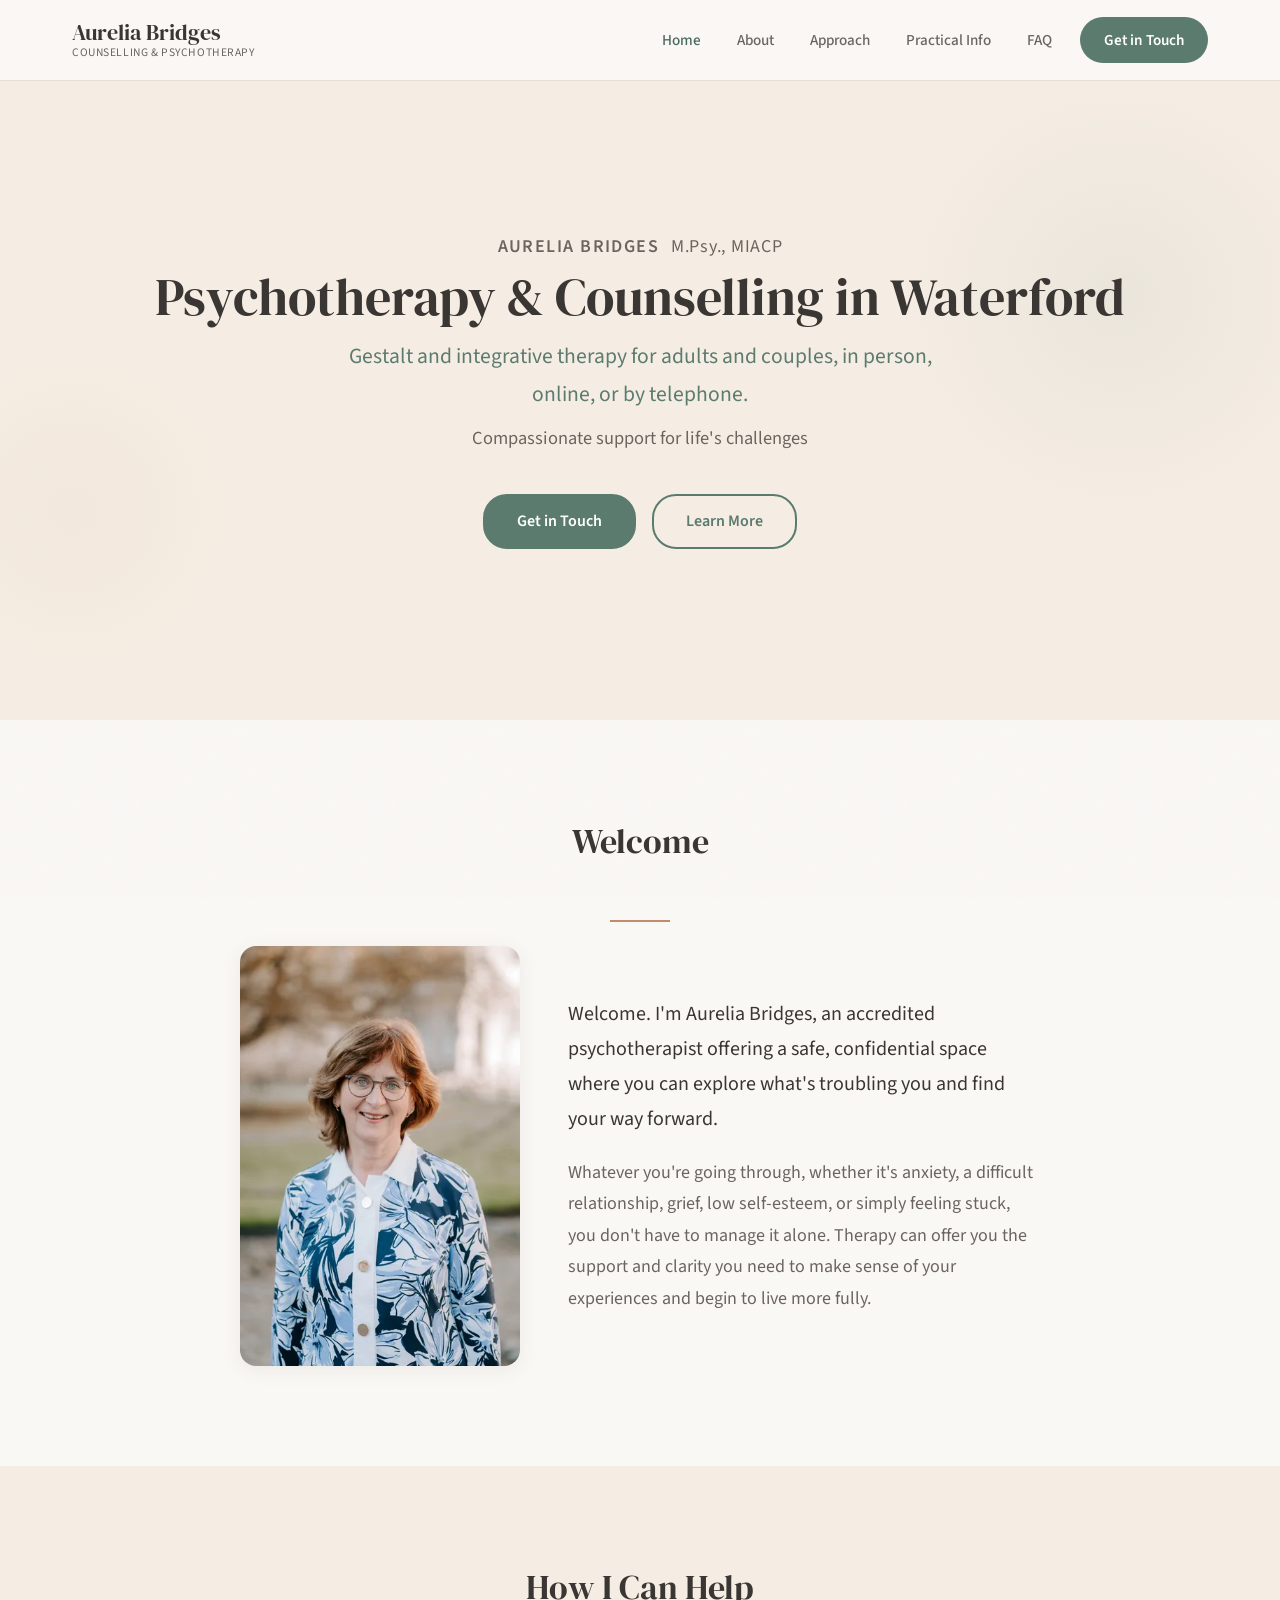
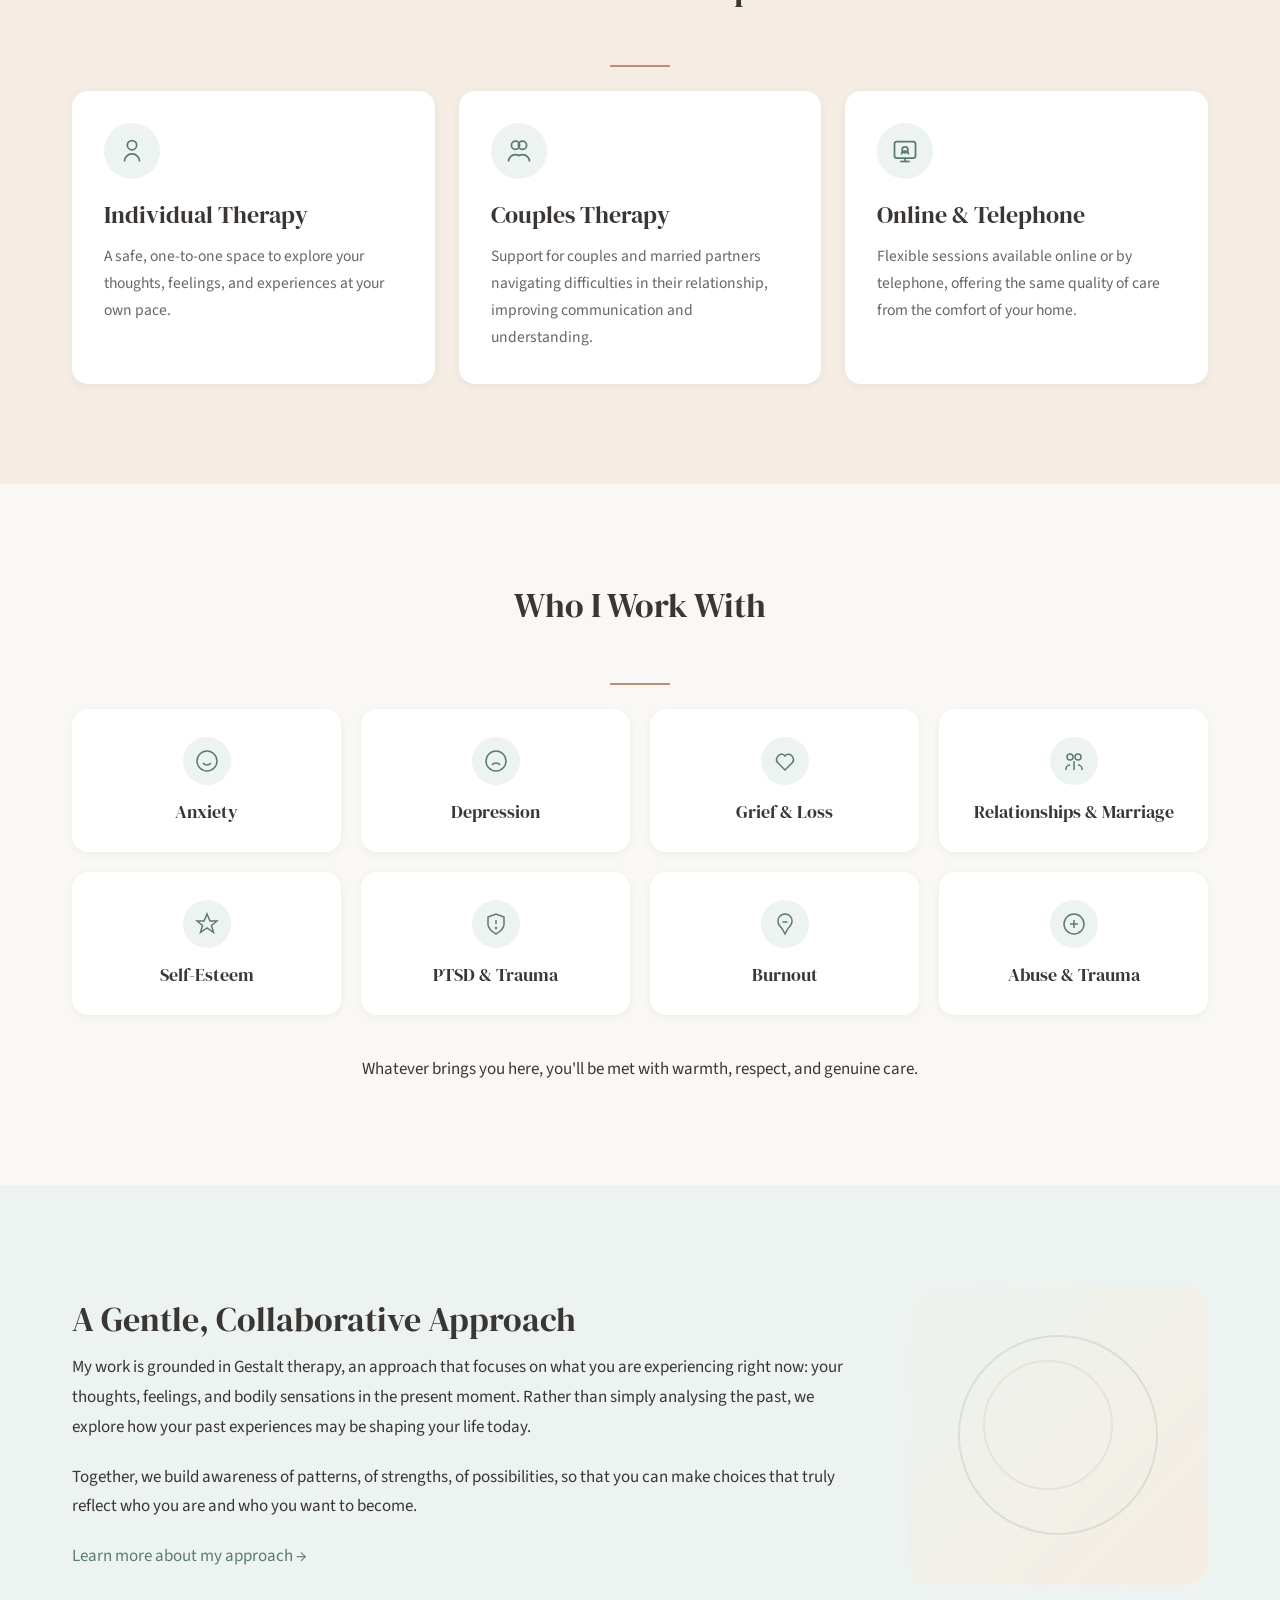
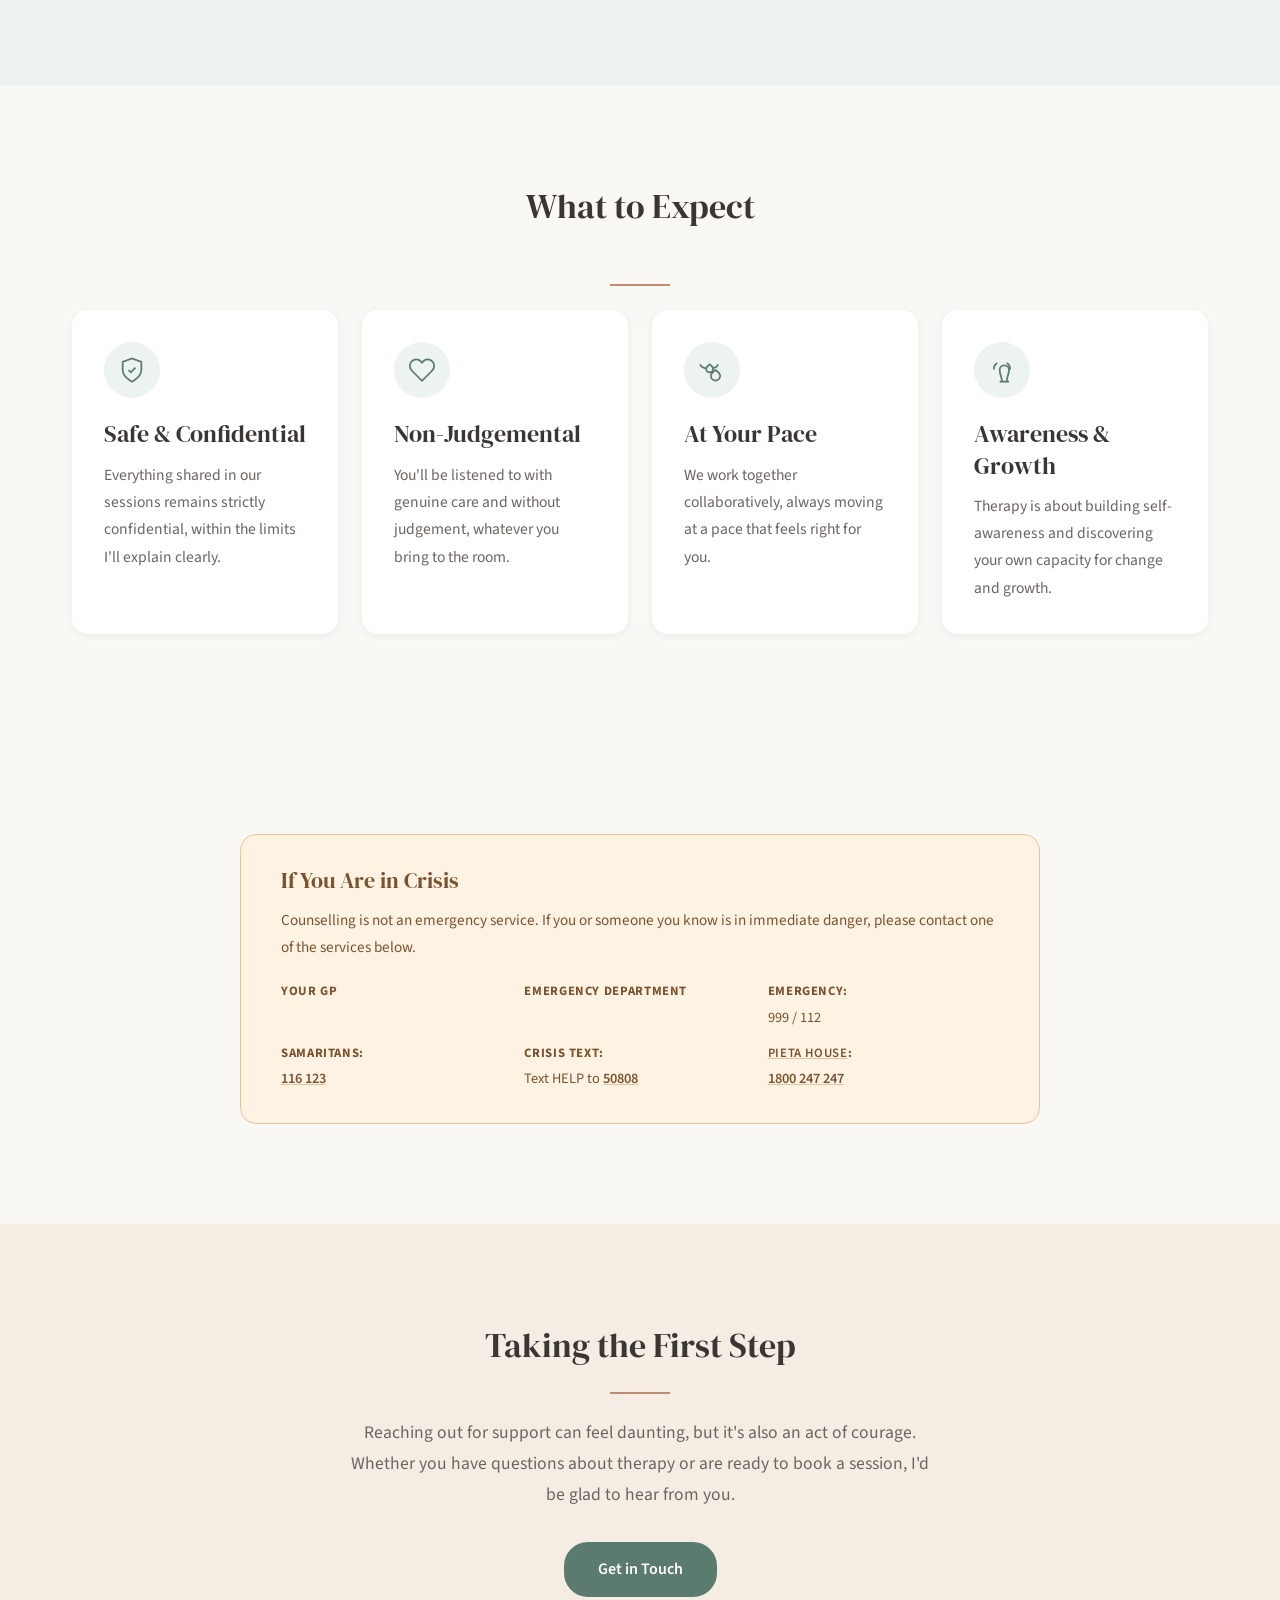
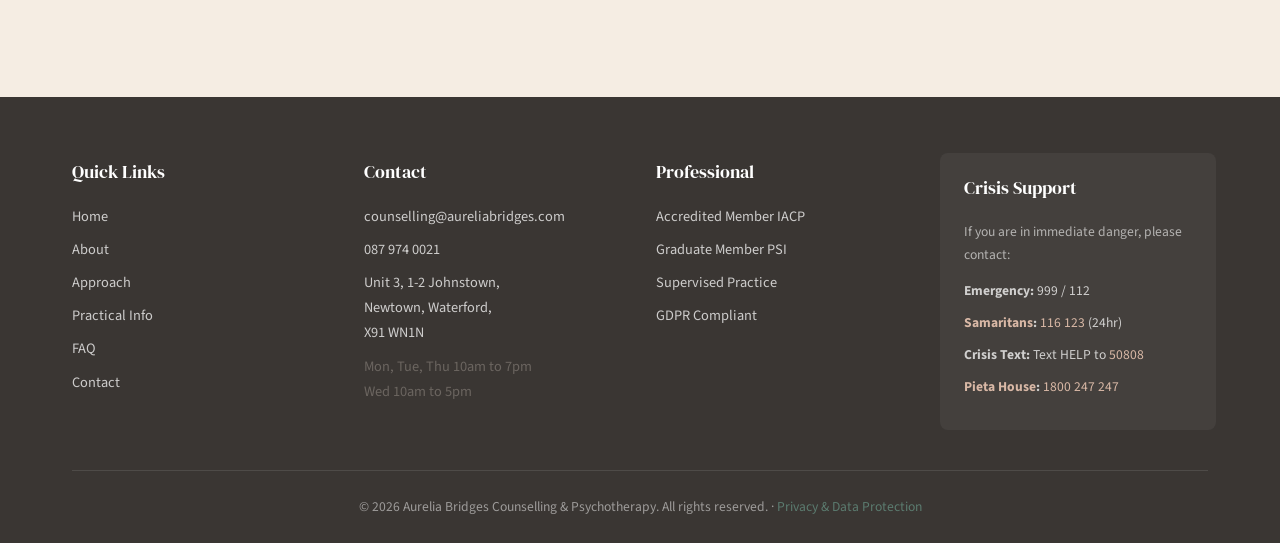
<file: index.html>
<!DOCTYPE html>
<html lang="en-IE">
<head>
  <meta charset="UTF-8">
  <meta name="viewport" content="width=device-width, initial-scale=1.0">
  <title>Aurelia Bridges | Psychotherapy &amp; Counselling in Waterford</title>
  <meta name="description" content="Psychotherapy and counselling in Waterford with Aurelia Bridges, M.Psy., MIACP. Individual, couples and marriage counselling, in person, online and by telephone.">
  <link rel="canonical" href="https://aureliabridges.com/">

  <!-- Open Graph -->
  <meta property="og:title" content="Aurelia Bridges | Psychotherapy &amp; Counselling in Waterford">
  <meta property="og:description" content="Psychotherapy and counselling in Waterford with Aurelia Bridges, M.Psy., MIACP. Individual, couples and marriage counselling, in person, online and by telephone.">
  <meta property="og:type" content="website">
  <meta property="og:url" content="https://aureliabridges.com/">
  <meta property="og:site_name" content="Aurelia Bridges Counselling &amp; Psychotherapy">
  <meta property="og:locale" content="en_IE">
  <meta property="og:image" content="https://aureliabridges.com/og-image.jpg">
  <meta property="og:image:width" content="1200">
  <meta property="og:image:height" content="630">
  <meta property="og:image:alt" content="Aurelia Bridges, M.Psy., MIACP. Psychotherapy and counselling in Waterford">
  <meta name="twitter:card" content="summary_large_image">
  <meta name="twitter:title" content="Psychotherapy & Counselling in Waterford">
  <meta name="twitter:description" content="Psychotherapy and counselling in Waterford with Aurelia Bridges, M.Psy., MIACP. Individual, couples and marriage counselling, in person, online and by telephone.">
  <meta name="twitter:image" content="https://aureliabridges.com/og-image.jpg">

  <!-- Favicon -->
  <link rel="icon" href="/favicon.ico" sizes="32x32">
  <link rel="icon" href="/favicon-96.png" type="image/png" sizes="96x96">
  <link rel="icon" href="/icon.svg" type="image/svg+xml">
  <link rel="apple-touch-icon" href="/apple-touch-icon.png">
  <link rel="manifest" href="/site.webmanifest">
  <meta name="theme-color" content="#5B7B6F">

  <!-- Fonts & Styles -->
  <link rel="preconnect" href="https://fonts.googleapis.com">
  <link rel="preconnect" href="https://fonts.gstatic.com" crossorigin>
  <link href="https://fonts.googleapis.com/css2?family=DM+Serif+Display&family=Source+Sans+3:ital,wght@0,300..900;1,300..900&display=swap" rel="stylesheet">
  <link rel="stylesheet" href="styles.css">


  <script type="application/ld+json">
  {
    "@context": "https://schema.org",
    "@graph": [
      {
        "@type": [
          "ProfessionalService",
          "MedicalBusiness"
        ],
        "@id": "https://aureliabridges.com/#practice",
        "name": "Aurelia Bridges Counselling & Psychotherapy",
        "alternateName": "Counselling & Psychotherapy Aurelia Bridges",
        "url": "https://aureliabridges.com/",
        "telephone": "+353879740021",
        "email": "counselling@aureliabridges.com",
        "image": "https://aureliabridges.com/og-image.jpg",
        "logo": "https://aureliabridges.com/favicon-192.png",
        "priceRange": "€80-€100",
        "currenciesAccepted": "EUR",
        "paymentAccepted": "Cash, Bank transfer, Revolut",
        "address": {
          "@type": "PostalAddress",
          "streetAddress": "Unit 3, 1-2 Johnstown",
          "addressLocality": "Newtown, Waterford",
          "addressRegion": "Co. Waterford",
          "postalCode": "X91 WN1N",
          "addressCountry": "IE"
        },
        "geo": {
          "@type": "GeoCoordinates",
          "latitude": 52.2562625,
          "longitude": -7.1102997
        },
        "hasMap": "https://maps.google.com/?cid=10024760264621159873",
        "openingHoursSpecification": [
          {
            "@type": "OpeningHoursSpecification",
            "dayOfWeek": [
              "Monday",
              "Tuesday",
              "Thursday"
            ],
            "opens": "10:00",
            "closes": "19:00"
          },
          {
            "@type": "OpeningHoursSpecification",
            "dayOfWeek": "Wednesday",
            "opens": "10:00",
            "closes": "17:00"
          },
          {
            "@type": "OpeningHoursSpecification",
            "dayOfWeek": [
              "Friday",
              "Saturday",
              "Sunday"
            ],
            "opens": "00:00",
            "closes": "00:00"
          }
        ],
        "areaServed": [
          {
            "@type": "City",
            "name": "Waterford"
          },
          {
            "@type": "AdministrativeArea",
            "name": "County Waterford"
          },
          {
            "@type": "Country",
            "name": "Ireland"
          }
        ],
        "availableLanguage": {
          "@type": "Language",
          "name": "English"
        },
        "founder": {
          "@id": "https://aureliabridges.com/#aurelia"
        },
        "employee": {
          "@id": "https://aureliabridges.com/#aurelia"
        },
        "sameAs": [
          "https://maps.google.com/?cid=10024760264621159873",
          "https://maps.app.goo.gl/FZ3iHazN96oTNSTk6",
          "https://www.google.com/search?kgmid=/g/11n3wxq5xz",
          "https://www.iacp.ie/",
          "https://www.psychologicalsociety.ie/"
        ],
        "hasOfferCatalog": {
          "@type": "OfferCatalog",
          "name": "Therapy services",
          "itemListElement": [
            {
              "@type": "Offer",
              "itemOffered": {
                "@type": "Service",
                "name": "Individual psychotherapy"
              },
              "price": "80",
              "priceCurrency": "EUR",
              "priceSpecification": {
                "@type": "UnitPriceSpecification",
                "price": "80",
                "priceCurrency": "EUR",
                "referenceQuantity": {
                  "@type": "QuantitativeValue",
                  "value": 60,
                  "unitCode": "MIN"
                }
              }
            },
            {
              "@type": "Offer",
              "itemOffered": {
                "@type": "Service",
                "name": "Couples psychotherapy"
              },
              "price": "100",
              "priceCurrency": "EUR",
              "priceSpecification": {
                "@type": "UnitPriceSpecification",
                "price": "100",
                "priceCurrency": "EUR",
                "referenceQuantity": {
                  "@type": "QuantitativeValue",
                  "value": 60,
                  "unitCode": "MIN"
                }
              }
            }
          ]
        }
      },
      {
        "@type": "Person",
        "@id": "https://aureliabridges.com/#aurelia",
        "name": "Aurelia Bridges",
        "honorificSuffix": "M.Psy., MIACP",
        "jobTitle": "Psychotherapist",
        "description": "Accredited member of the Irish Association for Counselling and Psychotherapy (IACP) and graduate member of the Psychological Society of Ireland (PSI). Holds a Master of Psychology and a Diploma in Gestalt Therapy.",
        "url": "https://aureliabridges.com/about.html",
        "image": "https://aureliabridges.com/images/aurelia-profile.jpeg",
        "worksFor": {
          "@id": "https://aureliabridges.com/#practice"
        },
        "memberOf": {
          "@type": "Organization",
          "name": "Irish Association for Counselling and Psychotherapy",
          "alternateName": "IACP",
          "url": "https://www.iacp.ie/"
        },
        "knowsAbout": [
          "Gestalt therapy",
          "Psychotherapy",
          "Counselling",
          "Anxiety",
          "Depression",
          "Grief and bereavement",
          "Couples therapy",
          "Trauma and PTSD",
          "Self-esteem",
          "Burnout"
        ],
        "knowsLanguage": "English",
        "sameAs": [
          "https://maps.google.com/?cid=10024760264621159873",
          "https://maps.app.goo.gl/FZ3iHazN96oTNSTk6",
          "https://www.google.com/search?kgmid=/g/11n3wxq5xz"
        ]
      },
      {
        "@type": "WebSite",
        "@id": "https://aureliabridges.com/#website",
        "url": "https://aureliabridges.com/",
        "name": "Aurelia Bridges Counselling & Psychotherapy",
        "inLanguage": "en-IE",
        "publisher": {
          "@id": "https://aureliabridges.com/#practice"
        }
      },
      {
        "@type": "WebPage",
        "@id": "https://aureliabridges.com/#page",
        "url": "https://aureliabridges.com/",
        "name": "Psychotherapy & Counselling in Waterford",
        "description": "Psychotherapy and counselling in Waterford with Aurelia Bridges, M.Psy., MIACP. Individual, couples and marriage counselling, in person, online and by telephone.",
        "isPartOf": {
          "@id": "https://aureliabridges.com/#website"
        },
        "about": {
          "@id": "https://aureliabridges.com/#practice"
        },
        "dateModified": "2026-10-12",
        "inLanguage": "en-IE"
      }
    ]
  }
  </script>
</head>
<body>
  <a href="#main-content" class="skip-link">Skip to main content</a>
  <header class="site-header" role="banner">
    <div class="container">
      <a href="index.html" class="logo" aria-label="Aurelia Bridges - Home">
        <span class="logo-text">Aurelia Bridges</span>
        <span class="logo-subtitle">Counselling &amp; Psychotherapy</span>
      </a>
      <nav class="main-nav" id="main-nav" role="navigation" aria-label="Main navigation">
        <ul class="nav-list">
          <li><a href="index.html" class="nav-link active">Home</a></li>
          <li><a href="about.html" class="nav-link">About</a></li>
          <li><a href="approach.html" class="nav-link">Approach</a></li>
          <li><a href="practical.html" class="nav-link">Practical Info</a></li>
          <li><a href="faq.html" class="nav-link">FAQ</a></li>
          <li><a href="contact.html" class="nav-link nav-cta">Get in Touch</a></li>
        </ul>
      </nav>
      <button class="menu-toggle" id="menu-toggle" aria-label="Toggle navigation menu" aria-expanded="false">
        <span class="menu-bar"></span>
        <span class="menu-bar"></span>
        <span class="menu-bar"></span>
      </button>
    </div>
  </header>
  <div class="nav-overlay" id="nav-overlay"></div>

  <main id="main-content">

    <!-- HOME HERO -->
    <section class="home-hero page-hero">
      <div class="container">
        <p class="hero-eyebrow">Aurelia Bridges <span>M.Psy., MIACP</span></p>
        <h1>Psychotherapy &amp; Counselling in Waterford</h1>
        <p class="hero-tagline">Gestalt and integrative therapy for adults and couples, in person, online, or by telephone.</p>
        <p class="hero-subtagline">Compassionate support for life's challenges</p>
        <div class="hero-buttons">
          <a href="contact.html" class="btn btn-primary">Get in Touch</a>
          <a href="#welcome" class="btn btn-secondary">Learn More</a>
        </div>
      </div>
    </section>

    <!-- WELCOME -->
    <section id="welcome" class="section welcome-section">
      <div class="container">
        <h2 class="section-header">Welcome</h2>
        <hr class="section-divider">
        <div class="welcome-layout">
          <div class="therapist-photo fade-in">
            <picture>
              <source type="image/webp" srcset="images/aurelia-profile-400.webp 400w, images/aurelia-profile-800.webp 800w" sizes="(max-width: 768px) 90vw, 400px">
              <source type="image/jpeg" srcset="images/aurelia-profile-400.jpg 400w, images/aurelia-profile-800.jpg 800w" sizes="(max-width: 768px) 90vw, 400px">
              <img src="images/aurelia-profile-400.jpg" alt="Aurelia Bridges, psychotherapist, Waterford" width="400" height="600" loading="lazy" decoding="async">
            </picture>
          </div>
          <div class="content-width fade-in">
            <p>Welcome. I'm Aurelia Bridges, an accredited psychotherapist offering a safe, confidential space where you can explore what's troubling you and find your way forward.</p>
            <p>Whatever you're going through, whether it's anxiety, a difficult relationship, grief, low self-esteem, or simply feeling stuck, you don't have to manage it alone. Therapy can offer you the support and clarity you need to make sense of your experiences and begin to live more fully.</p>
          </div>
        </div>
      </div>
    </section>

    <!-- SERVICES -->
    <section class="section section-warm">
      <div class="container">
        <h2 class="section-header">How I Can Help</h2>
        <hr class="section-divider">
        <div class="card-grid card-grid-3">

          <div class="card fade-in">
            <div class="card-icon">
              <svg xmlns="http://www.w3.org/2000/svg" viewBox="0 0 24 24" fill="none" stroke="currentColor" stroke-width="1.5" width="48" height="48" aria-hidden="true">
                <circle cx="12" cy="7" r="4"/>
                <path d="M5.5 21c0-3.6 2.9-6.5 6.5-6.5s6.5 2.9 6.5 6.5"/>
              </svg>
            </div>
            <h3>Individual Therapy</h3>
            <p>A safe, one-to-one space to explore your thoughts, feelings, and experiences at your own pace.</p>
          </div>

          <div class="card fade-in fade-in-delay-1">
            <div class="card-icon">
              <svg xmlns="http://www.w3.org/2000/svg" viewBox="0 0 24 24" fill="none" stroke="currentColor" stroke-width="1.5" width="48" height="48" aria-hidden="true">
                <circle cx="9" cy="7" r="3.5"/>
                <circle cx="15" cy="7" r="3.5"/>
                <path d="M3 21c0-3.3 2.7-6 6-6 1.2 0 2.3.4 3.2 1"/>
                <path d="M21 21c0-3.3-2.7-6-6-6-1.2 0-2.3.4-3.2 1"/>
              </svg>
            </div>
            <h3>Couples Therapy</h3>
            <p>Support for couples and married partners navigating difficulties in their relationship, improving communication and understanding.</p>
          </div>

          <div class="card fade-in fade-in-delay-2">
            <div class="card-icon">
              <svg xmlns="http://www.w3.org/2000/svg" viewBox="0 0 24 24" fill="none" stroke="currentColor" stroke-width="1.5" width="48" height="48" aria-hidden="true">
                <rect x="3" y="4" width="18" height="14" rx="2"/>
                <path d="M8 21h8"/>
                <path d="M12 18v3"/>
                <circle cx="12" cy="11" r="2.5"/>
                <path d="M9 15c0-1.7 1.3-3 3-3s3 1.3 3 3"/>
              </svg>
            </div>
            <h3>Online &amp; Telephone</h3>
            <p>Flexible sessions available online or by telephone, offering the same quality of care from the comfort of your home.</p>
          </div>

        </div>
      </div>
    </section>

    <!-- WHO I WORK WITH -->
    <section class="section">
      <div class="container">
        <h2 class="section-header">Who I Work With</h2>
        <hr class="section-divider">
        <div class="areas-grid">

          <div class="area-card fade-in">
            <div class="area-card-icon">
              <svg xmlns="http://www.w3.org/2000/svg" viewBox="0 0 24 24" fill="none" stroke="currentColor" stroke-width="1.5" width="36" height="36" aria-hidden="true">
                <path d="M12 2C6.5 2 2 6.5 2 12s4.5 10 10 10 10-4.5 10-10S17.5 2 12 2z"/>
                <path d="M8 14s1.5 2 4 2 4-2 4-2"/>
                <line x1="9" y1="9" x2="9.01" y2="9"/>
                <line x1="15" y1="9" x2="15.01" y2="9"/>
              </svg>
            </div>
            <h3>Anxiety</h3>
          </div>

          <div class="area-card fade-in fade-in-delay-1">
            <div class="area-card-icon">
              <svg xmlns="http://www.w3.org/2000/svg" viewBox="0 0 24 24" fill="none" stroke="currentColor" stroke-width="1.5" width="36" height="36" aria-hidden="true">
                <path d="M12 2a10 10 0 1 0 0 20 10 10 0 0 0 0-20z"/>
                <path d="M16 16c-1-1.5-2.5-2-4-2s-3 .5-4 2"/>
                <line x1="9" y1="9" x2="9.01" y2="9"/>
                <line x1="15" y1="9" x2="15.01" y2="9"/>
              </svg>
            </div>
            <h3>Depression</h3>
          </div>

          <div class="area-card fade-in fade-in-delay-2">
            <div class="area-card-icon">
              <svg xmlns="http://www.w3.org/2000/svg" viewBox="0 0 24 24" fill="none" stroke="currentColor" stroke-width="1.5" width="36" height="36" aria-hidden="true">
                <path d="M19 14c1.5-1.5 2-3.5 1-5.5C18.5 5 14 4 12 7c-2-3-6.5-2-8 1.5-1 2-.5 4 1 5.5l7 7 7-7z"/>
              </svg>
            </div>
            <h3>Grief &amp; Loss</h3>
          </div>

          <div class="area-card fade-in fade-in-delay-3">
            <div class="area-card-icon">
              <svg xmlns="http://www.w3.org/2000/svg" viewBox="0 0 24 24" fill="none" stroke="currentColor" stroke-width="1.5" width="36" height="36" aria-hidden="true">
                <circle cx="8" cy="8" r="3"/>
                <circle cx="16" cy="8" r="3"/>
                <path d="M4 21v-1a4 4 0 0 1 4-4h0"/>
                <path d="M20 21v-1a4 4 0 0 0-4-4h0"/>
                <path d="M12 12v9"/>
              </svg>
            </div>
            <h3>Relationships &amp; Marriage</h3>
          </div>

          <div class="area-card fade-in">
            <div class="area-card-icon">
              <svg xmlns="http://www.w3.org/2000/svg" viewBox="0 0 24 24" fill="none" stroke="currentColor" stroke-width="1.5" width="36" height="36" aria-hidden="true">
                <path d="M12 2l3 7h7l-5.5 4.5 2 7L12 16l-6.5 4.5 2-7L2 9h7l3-7z"/>
              </svg>
            </div>
            <h3>Self-Esteem</h3>
          </div>

          <div class="area-card fade-in fade-in-delay-1">
            <div class="area-card-icon">
              <svg xmlns="http://www.w3.org/2000/svg" viewBox="0 0 24 24" fill="none" stroke="currentColor" stroke-width="1.5" width="36" height="36" aria-hidden="true">
                <path d="M12 22s8-4 8-10V5l-8-3-8 3v7c0 6 8 10 8 10z"/>
                <path d="M12 8v4"/>
                <circle cx="12" cy="16" r="0.5"/>
              </svg>
            </div>
            <h3>PTSD &amp; Trauma</h3>
          </div>

          <div class="area-card fade-in fade-in-delay-2">
            <div class="area-card-icon">
              <svg xmlns="http://www.w3.org/2000/svg" viewBox="0 0 24 24" fill="none" stroke="currentColor" stroke-width="1.5" width="36" height="36" aria-hidden="true">
                <path d="M12 2a7 7 0 0 0-7 7c0 3 2 5.5 4 7.5L12 22l3-5.5c2-2 4-4.5 4-7.5a7 7 0 0 0-7-7z"/>
                <path d="M9.5 10h5"/>
              </svg>
            </div>
            <h3>Burnout</h3>
          </div>

          <div class="area-card fade-in fade-in-delay-3">
            <div class="area-card-icon">
              <svg xmlns="http://www.w3.org/2000/svg" viewBox="0 0 24 24" fill="none" stroke="currentColor" stroke-width="1.5" width="36" height="36" aria-hidden="true">
                <path d="M12 22c5.5 0 10-4.5 10-10S17.5 2 12 2 2 6.5 2 12s4.5 10 10 10z"/>
                <path d="M8 12h8"/>
                <path d="M12 8v8"/>
              </svg>
            </div>
            <h3>Abuse &amp; Trauma</h3>
          </div>

        </div>
        <p class="text-center content-width">Whatever brings you here, you'll be met with warmth, respect, and genuine care.</p>
      </div>
    </section>

    <!-- MY APPROACH BRIEF -->
    <section class="section section-primary">
      <div class="container">
        <div class="approach-brief">
          <div class="approach-brief-content">
            <h2>A Gentle, Collaborative Approach</h2>
            <p>My work is grounded in Gestalt therapy, an approach that focuses on what you are experiencing right now: your thoughts, feelings, and bodily sensations in the present moment. Rather than simply analysing the past, we explore how your past experiences may be shaping your life today.</p>
            <p>Together, we build awareness of patterns, of strengths, of possibilities, so that you can make choices that truly reflect who you are and who you want to become.</p>
            <a href="approach.html" class="approach-link">Learn more about my approach &rarr;</a>
          </div>
          <div class="approach-brief-visual" aria-hidden="true"></div>
        </div>
      </div>
    </section>

    <!-- WHAT TO EXPECT -->
    <section class="section">
      <div class="container">
        <h2 class="section-header">What to Expect</h2>
        <hr class="section-divider">
        <div class="card-grid card-grid-4">

          <div class="card fade-in">
            <div class="card-icon">
              <svg xmlns="http://www.w3.org/2000/svg" viewBox="0 0 24 24" fill="none" stroke="currentColor" stroke-width="1.5" width="48" height="48" aria-hidden="true">
                <path d="M12 22s8-4 8-10V5l-8-3-8 3v7c0 6 8 10 8 10z"/>
                <path d="M9 12l2 2 4-4"/>
              </svg>
            </div>
            <h3>Safe &amp; Confidential</h3>
            <p>Everything shared in our sessions remains strictly confidential, within the limits I'll explain clearly.</p>
          </div>

          <div class="card fade-in fade-in-delay-1">
            <div class="card-icon">
              <svg xmlns="http://www.w3.org/2000/svg" viewBox="0 0 24 24" fill="none" stroke="currentColor" stroke-width="1.5" width="48" height="48" aria-hidden="true">
                <path d="M20.8 4.6a5.5 5.5 0 0 0-7.8 0L12 5.7l-1-1.1a5.5 5.5 0 0 0-7.8 7.8l1 1.1L12 21.3l7.8-7.8 1-1.1a5.5 5.5 0 0 0 0-7.8z"/>
              </svg>
            </div>
            <h3>Non-Judgemental</h3>
            <p>You'll be listened to with genuine care and without judgement, whatever you bring to the room.</p>
          </div>

          <div class="card fade-in fade-in-delay-2">
            <div class="card-icon">
              <svg xmlns="http://www.w3.org/2000/svg" viewBox="0 0 24 24" fill="none" stroke="currentColor" stroke-width="1.5" width="48" height="48" aria-hidden="true">
                <path d="M11 17a4 4 0 0 0 8 0c0-2-2-3.5-4-5-2 1.5-4 3-4 5z"/>
                <path d="M7 11a3 3 0 0 0 6 0c0-1.5-1.5-2.6-3-3.8C8.5 8.4 7 9.5 7 11z"/>
                <path d="M2 7c0 2 2.5 3.5 5 3.5"/>
                <path d="M17 7c0 2-2.5 3.5-5 3.5"/>
              </svg>
            </div>
            <h3>At Your Pace</h3>
            <p>We work together collaboratively, always moving at a pace that feels right for you.</p>
          </div>

          <div class="card fade-in fade-in-delay-3">
            <div class="card-icon">
              <svg xmlns="http://www.w3.org/2000/svg" viewBox="0 0 24 24" fill="none" stroke="currentColor" stroke-width="1.5" width="48" height="48" aria-hidden="true">
                <path d="M12 22c0-4-2-6-2-10a4 4 0 1 1 8 0c0 4-2 6-2 10"/>
                <path d="M10 22h8"/>
                <path d="M8 6c-2 1-3 3-3 5.5"/>
                <path d="M16 6c2 1 3 3 3 5.5"/>
              </svg>
            </div>
            <h3>Awareness &amp; Growth</h3>
            <p>Therapy is about building self-awareness and discovering your own capacity for change and growth.</p>
          </div>

        </div>
      </div>
    </section>

    <!-- CRISIS SECTION -->
    <section class="section">
      <div class="container">
        <div class="crisis-section">
          <h2 class="crisis-heading">If You Are in Crisis</h2>
          <p>Counselling is not an emergency service. If you or someone you know is in immediate danger, please contact one of the services below.</p>
          <div class="crisis-grid">
            <div class="crisis-item">
              <strong>Your GP</strong>
            </div>
            <div class="crisis-item">
              <strong>Emergency Department</strong>
            </div>
            <div class="crisis-item">
              <strong>Emergency:</strong> 999 / 112
            </div>
            <div class="crisis-item">
              <strong>Samaritans:</strong> <a href="tel:116123">116 123</a>
            </div>
            <div class="crisis-item">
              <strong>Crisis Text:</strong> Text HELP to <a href="sms:50808">50808</a>
            </div>
            <div class="crisis-item">
              <strong><a href="https://www.pieta.ie/" rel="noopener">Pieta House</a>:</strong> <a href="tel:1800247247">1800 247 247</a>
            </div>
          </div>
        </div>
      </div>
    </section>

    <!-- CLOSING CTA -->
    <section class="section cta-section section-warm">
      <div class="container">
        <h2 class="section-header">Taking the First Step</h2>
        <hr class="section-divider">
        <p>Reaching out for support can feel daunting, but it's also an act of courage. Whether you have questions about therapy or are ready to book a session, I'd be glad to hear from you.</p>
        <!-- AVAILABILITY STATUS: update or delete this block when availability changes -->
        <p class="availability"></p>
        <!-- /AVAILABILITY STATUS -->
        <a href="contact.html" class="btn btn-primary">Get in Touch</a>
      </div>
    </section>

  </main>

  <footer class="site-footer" role="contentinfo">
    <div class="container">
      <div class="footer-grid">
        <div class="footer-col">
          <h3>Quick Links</h3>
          <ul>
            <li><a href="index.html">Home</a></li>
            <li><a href="about.html">About</a></li>
            <li><a href="approach.html">Approach</a></li>
            <li><a href="practical.html">Practical Info</a></li>
            <li><a href="faq.html">FAQ</a></li>
            <li><a href="contact.html">Contact</a></li>
          </ul>
        </div>
        <div class="footer-col">
          <h3>Contact</h3>
          <ul>
            <li><a href="mailto:counselling@aureliabridges.com">counselling@aureliabridges.com</a></li>
            <li><a href="tel:+353879740021">087 974 0021</a></li>
            <li>Unit 3, 1-2 Johnstown,<br>Newtown, Waterford,<br>X91 WN1N</li>
            <li class="footer-hours">Mon, Tue, Thu 10am to 7pm<br>Wed 10am to 5pm</li>
          </ul>
        </div>
        <div class="footer-col">
          <h3>Professional</h3>
          <ul>
            <li><a href="https://www.iacp.ie/" rel="noopener">Accredited Member IACP</a></li>
            <li><a href="https://www.psychologicalsociety.ie/" rel="noopener">Graduate Member PSI</a></li>
            <li>Supervised Practice</li>
            <li>GDPR Compliant</li>
          </ul>
        </div>
        <div class="footer-col footer-crisis">
          <h3>Crisis Support</h3>
          <p>If you are in immediate danger, please contact:</p>
          <ul>
            <li><strong>Emergency:</strong> 999 / 112</li>
            <li><strong><a href="https://www.samaritans.org/ireland/" rel="noopener">Samaritans</a>:</strong> <a href="tel:116123">116 123</a> (24hr)</li>
            <li><strong>Crisis Text:</strong> Text HELP to <a href="sms:50808">50808</a></li>
            <li><strong><a href="https://www.pieta.ie/" rel="noopener">Pieta House</a>:</strong> <a href="tel:1800247247">1800 247 247</a></li>
          </ul>
        </div>
      </div>
      <div class="footer-bottom">
        <p>&copy; 2026 Aurelia Bridges Counselling &amp; Psychotherapy. All rights reserved. &middot; <a href="privacy.html">Privacy &amp; Data Protection</a></p>
      </div>
    </div>
  </footer>
  <script src="script.js"></script>
</body>
</html>
</file>
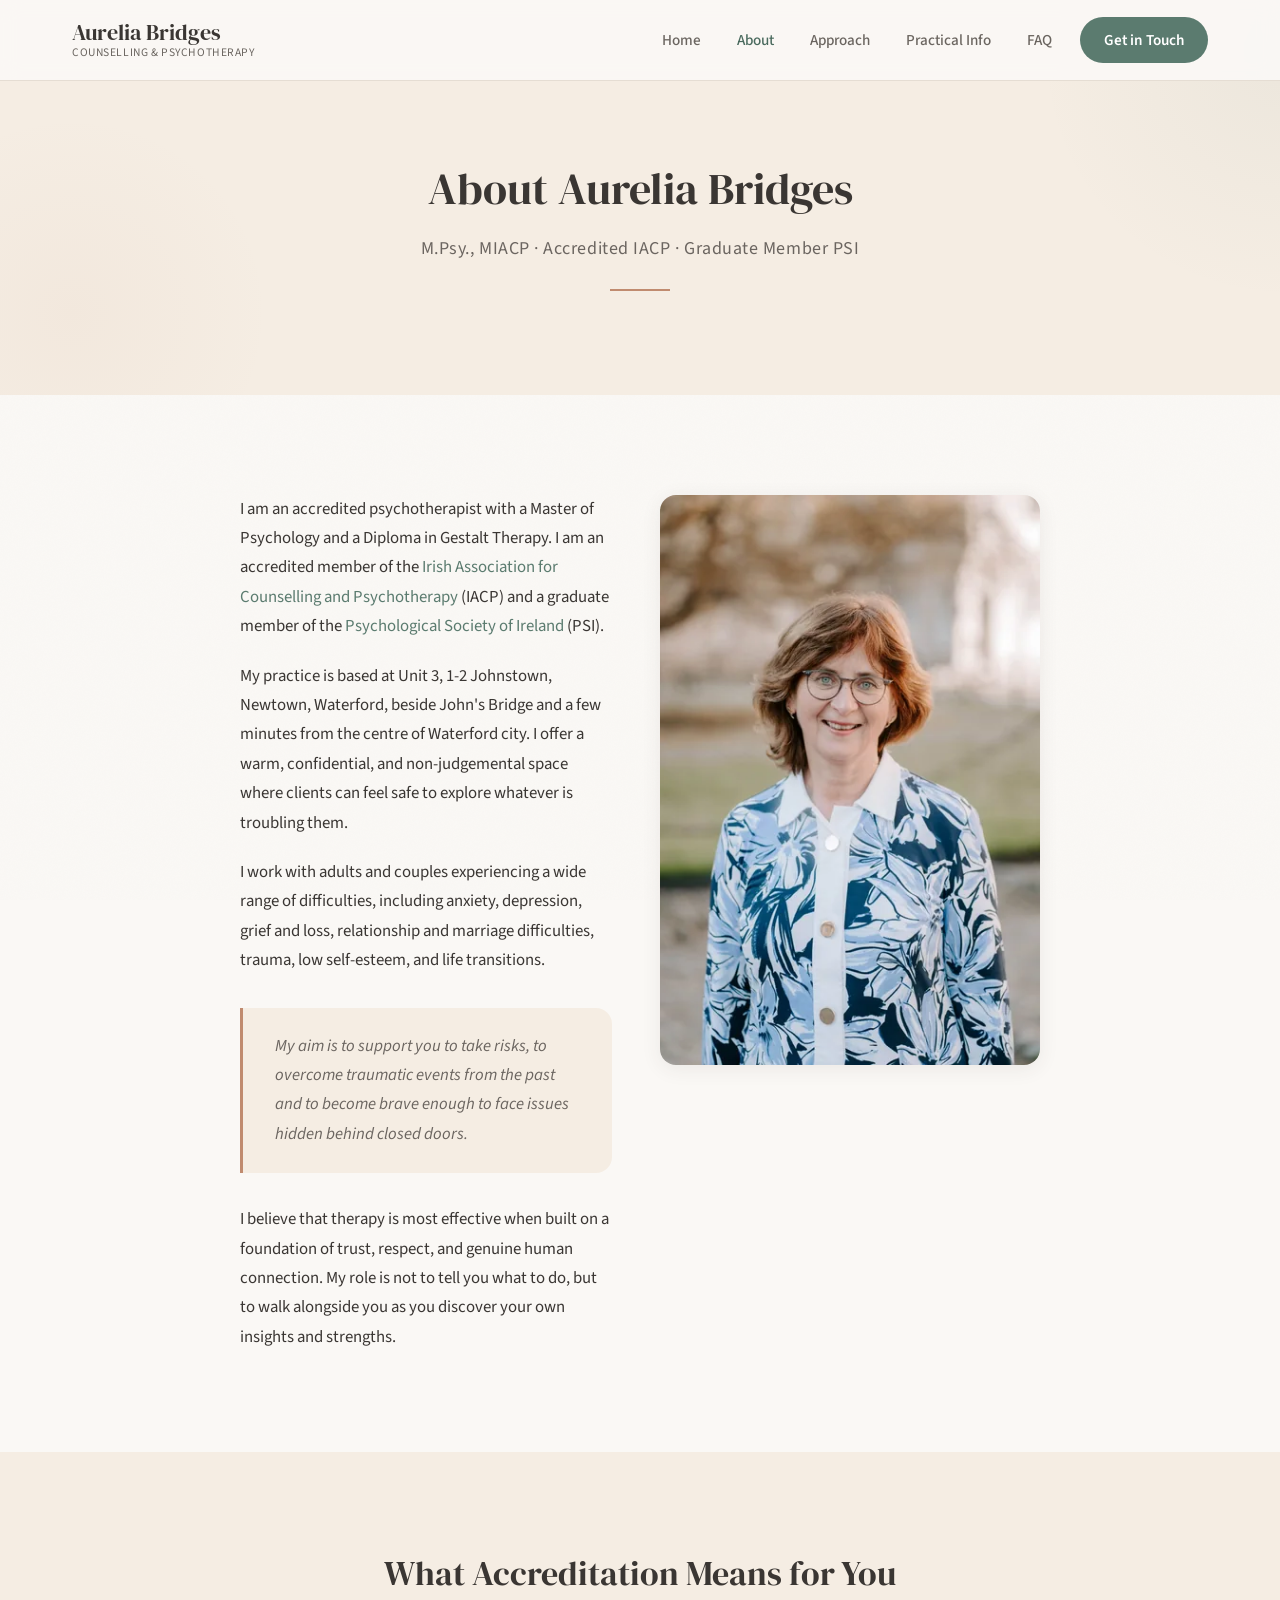
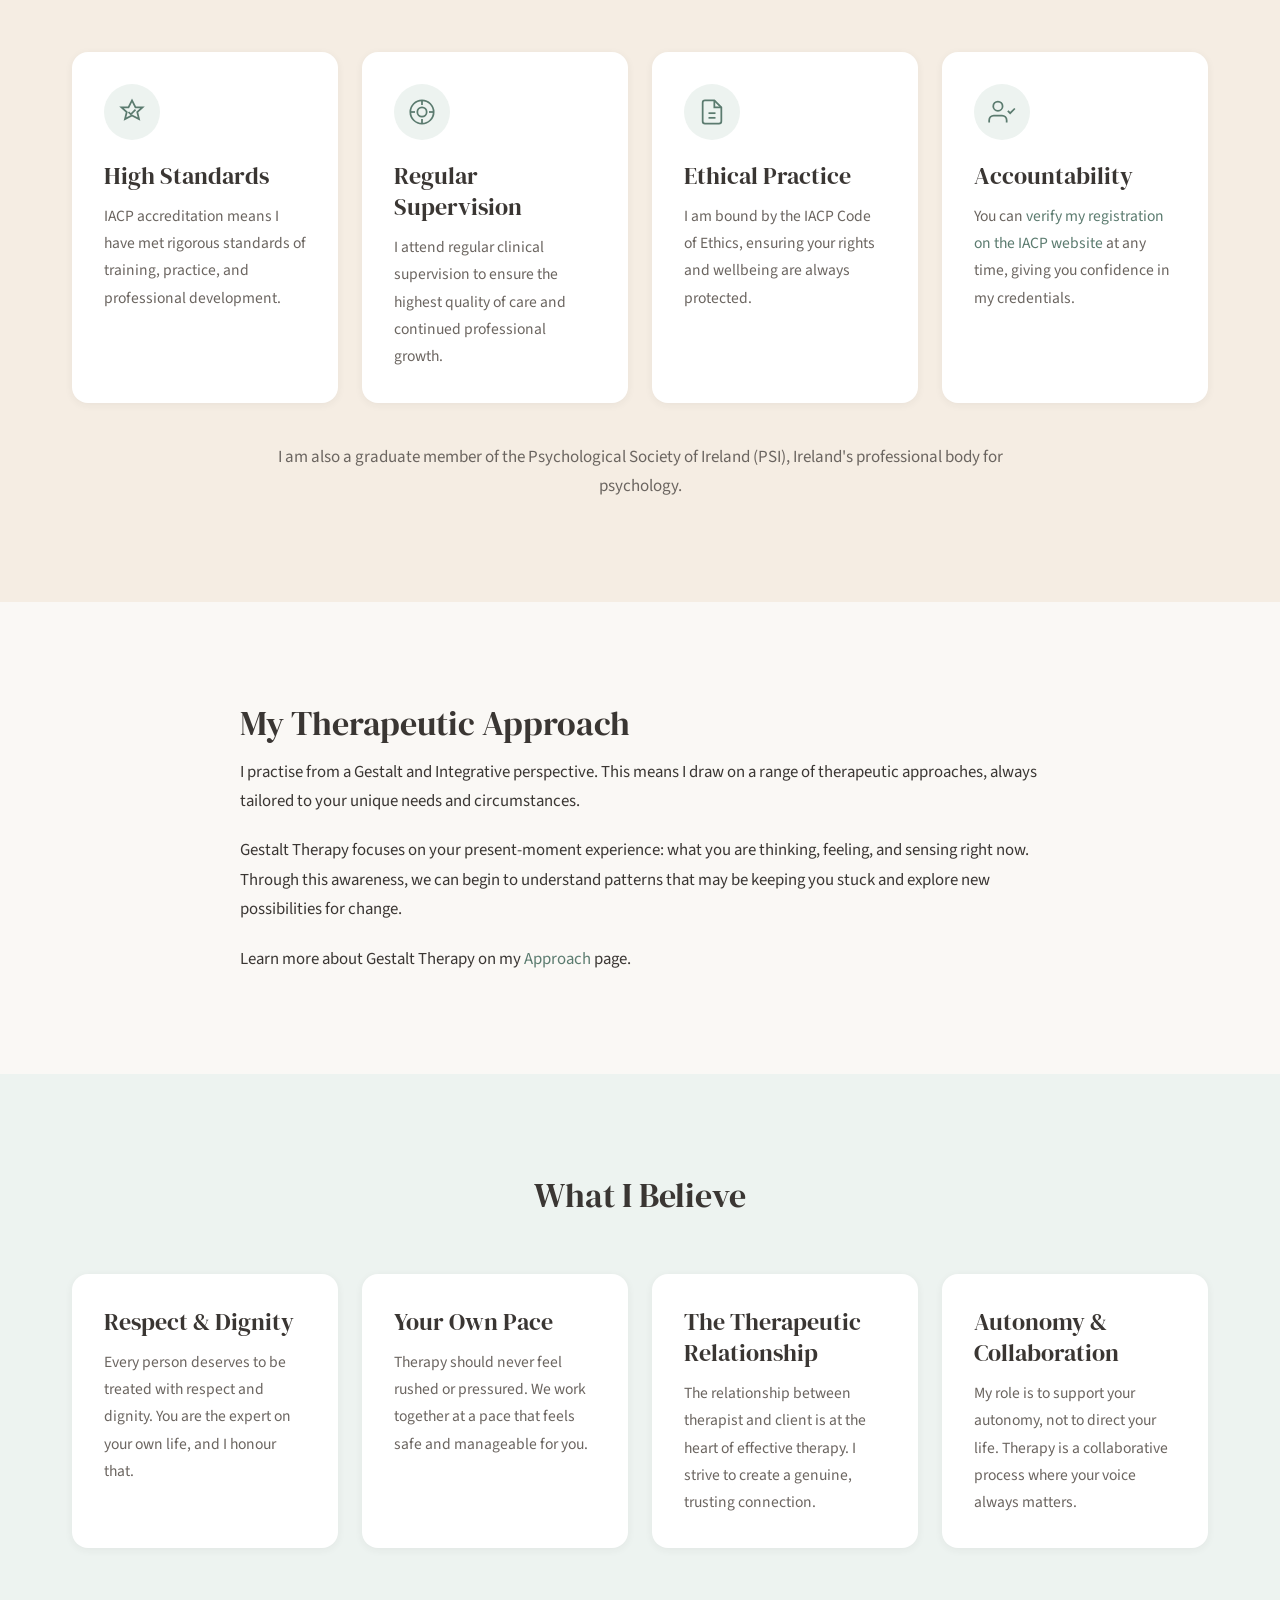
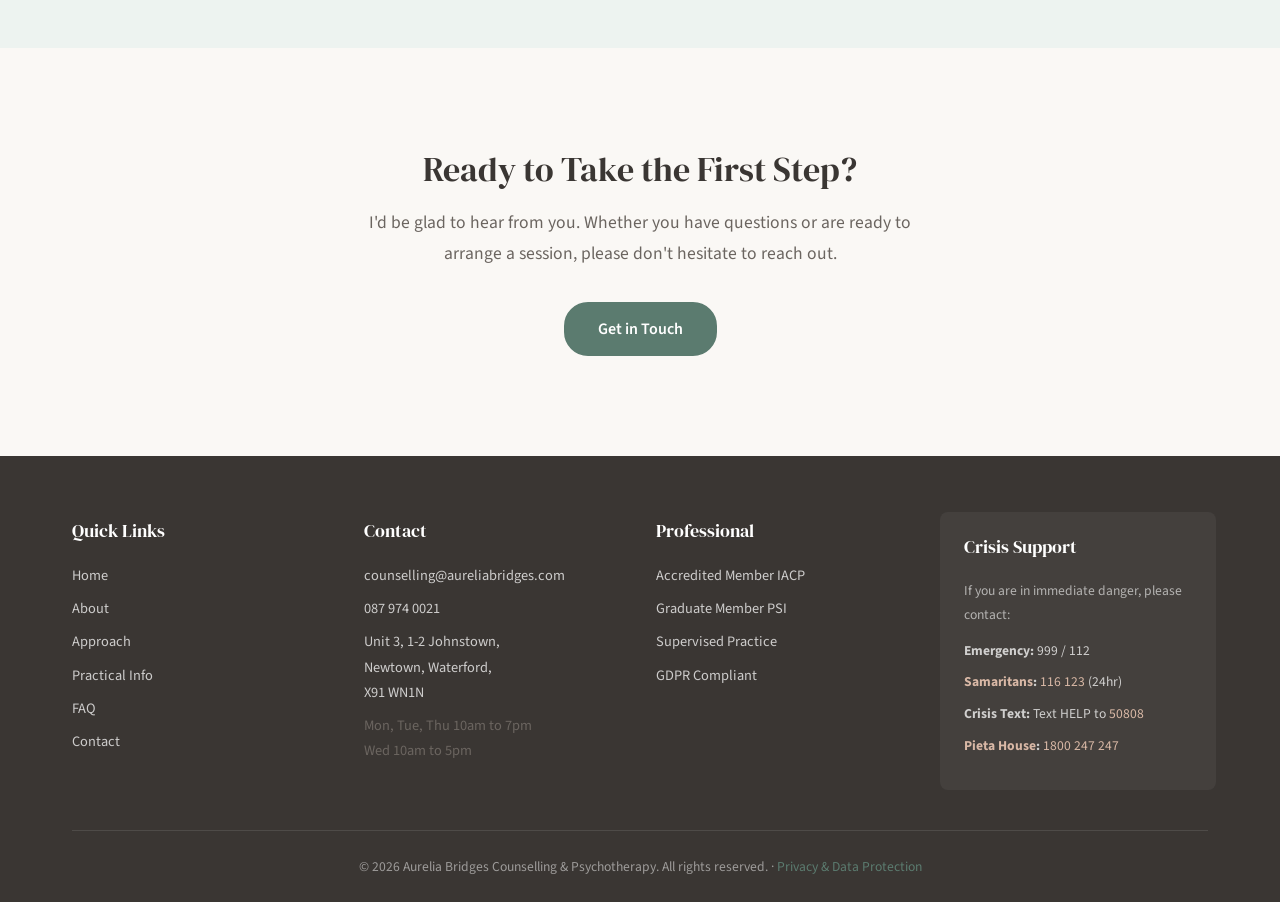
<file: about.html>
<!DOCTYPE html>
<html lang="en-IE">
<head>
  <meta charset="UTF-8">
  <meta name="viewport" content="width=device-width, initial-scale=1.0">
  <title>About Aurelia Bridges | Psychotherapist in Waterford</title>
  <meta name="description" content="Learn about Aurelia Bridges, accredited IACP psychotherapist and graduate member of PSI, offering Gestalt and integrative therapy in Waterford.">
  <link rel="canonical" href="https://aureliabridges.com/about.html">

  <!-- Open Graph -->
  <meta property="og:title" content="About Aurelia Bridges | Psychotherapist in Waterford">
  <meta property="og:description" content="Learn about Aurelia Bridges, accredited IACP psychotherapist and graduate member of PSI, offering Gestalt and integrative therapy in Waterford.">
  <meta property="og:url" content="https://aureliabridges.com/about.html">
  <meta property="og:type" content="profile">
  <meta property="profile:first_name" content="Aurelia">
  <meta property="profile:last_name" content="Bridges">
  <meta property="og:site_name" content="Aurelia Bridges Counselling &amp; Psychotherapy">
  <meta property="og:locale" content="en_IE">
  <meta property="og:image" content="https://aureliabridges.com/og-image.jpg">
  <meta property="og:image:width" content="1200">
  <meta property="og:image:height" content="630">
  <meta property="og:image:alt" content="Aurelia Bridges, M.Psy., MIACP. Psychotherapy and counselling in Waterford">
  <meta name="twitter:card" content="summary_large_image">
  <meta name="twitter:title" content="About Aurelia Bridges">
  <meta name="twitter:description" content="Aurelia Bridges, M.Psy., MIACP. Accredited IACP psychotherapist and graduate member of PSI, offering Gestalt and integrative therapy in Waterford.">
  <meta name="twitter:image" content="https://aureliabridges.com/og-image.jpg">

  <!-- Favicon -->
  <link rel="icon" href="/favicon.ico" sizes="32x32">
  <link rel="icon" href="/favicon-96.png" type="image/png" sizes="96x96">
  <link rel="icon" href="/icon.svg" type="image/svg+xml">
  <link rel="apple-touch-icon" href="/apple-touch-icon.png">
  <link rel="manifest" href="/site.webmanifest">
  <meta name="theme-color" content="#5B7B6F">

  <!-- Google Fonts -->
  <link rel="preconnect" href="https://fonts.googleapis.com">
  <link rel="preconnect" href="https://fonts.gstatic.com" crossorigin>
  <link href="https://fonts.googleapis.com/css2?family=DM+Serif+Display&family=Source+Sans+3:ital,wght@0,300..900;1,300..900&display=swap" rel="stylesheet">

  <!-- Stylesheet -->
  <link rel="stylesheet" href="styles.css">

  <script type="application/ld+json">
  {
    "@context": "https://schema.org",
    "@graph": [
      {
        "@type": [
          "ProfessionalService",
          "MedicalBusiness"
        ],
        "@id": "https://aureliabridges.com/#practice",
        "name": "Aurelia Bridges Counselling & Psychotherapy",
        "alternateName": "Counselling & Psychotherapy Aurelia Bridges",
        "url": "https://aureliabridges.com/",
        "telephone": "+353879740021",
        "email": "counselling@aureliabridges.com",
        "image": "https://aureliabridges.com/og-image.jpg",
        "logo": "https://aureliabridges.com/favicon-192.png",
        "priceRange": "€80-€100",
        "currenciesAccepted": "EUR",
        "paymentAccepted": "Cash, Bank transfer, Revolut",
        "address": {
          "@type": "PostalAddress",
          "streetAddress": "Unit 3, 1-2 Johnstown",
          "addressLocality": "Newtown, Waterford",
          "addressRegion": "Co. Waterford",
          "postalCode": "X91 WN1N",
          "addressCountry": "IE"
        },
        "geo": {
          "@type": "GeoCoordinates",
          "latitude": 52.2562625,
          "longitude": -7.1102997
        },
        "hasMap": "https://maps.google.com/?cid=10024760264621159873",
        "openingHoursSpecification": [
          {
            "@type": "OpeningHoursSpecification",
            "dayOfWeek": [
              "Monday",
              "Tuesday",
              "Thursday"
            ],
            "opens": "10:00",
            "closes": "19:00"
          },
          {
            "@type": "OpeningHoursSpecification",
            "dayOfWeek": "Wednesday",
            "opens": "10:00",
            "closes": "17:00"
          },
          {
            "@type": "OpeningHoursSpecification",
            "dayOfWeek": [
              "Friday",
              "Saturday",
              "Sunday"
            ],
            "opens": "00:00",
            "closes": "00:00"
          }
        ],
        "areaServed": [
          {
            "@type": "City",
            "name": "Waterford"
          },
          {
            "@type": "AdministrativeArea",
            "name": "County Waterford"
          },
          {
            "@type": "Country",
            "name": "Ireland"
          }
        ],
        "availableLanguage": {
          "@type": "Language",
          "name": "English"
        },
        "founder": {
          "@id": "https://aureliabridges.com/#aurelia"
        },
        "employee": {
          "@id": "https://aureliabridges.com/#aurelia"
        },
        "sameAs": [
          "https://maps.google.com/?cid=10024760264621159873",
          "https://maps.app.goo.gl/FZ3iHazN96oTNSTk6",
          "https://www.google.com/search?kgmid=/g/11n3wxq5xz",
          "https://www.iacp.ie/",
          "https://www.psychologicalsociety.ie/"
        ],
        "hasOfferCatalog": {
          "@type": "OfferCatalog",
          "name": "Therapy services",
          "itemListElement": [
            {
              "@type": "Offer",
              "itemOffered": {
                "@type": "Service",
                "name": "Individual psychotherapy"
              },
              "price": "80",
              "priceCurrency": "EUR",
              "priceSpecification": {
                "@type": "UnitPriceSpecification",
                "price": "80",
                "priceCurrency": "EUR",
                "referenceQuantity": {
                  "@type": "QuantitativeValue",
                  "value": 60,
                  "unitCode": "MIN"
                }
              }
            },
            {
              "@type": "Offer",
              "itemOffered": {
                "@type": "Service",
                "name": "Couples psychotherapy"
              },
              "price": "100",
              "priceCurrency": "EUR",
              "priceSpecification": {
                "@type": "UnitPriceSpecification",
                "price": "100",
                "priceCurrency": "EUR",
                "referenceQuantity": {
                  "@type": "QuantitativeValue",
                  "value": 60,
                  "unitCode": "MIN"
                }
              }
            }
          ]
        }
      },
      {
        "@type": "Person",
        "@id": "https://aureliabridges.com/#aurelia",
        "name": "Aurelia Bridges",
        "honorificSuffix": "M.Psy., MIACP",
        "jobTitle": "Psychotherapist",
        "description": "Accredited member of the Irish Association for Counselling and Psychotherapy (IACP) and graduate member of the Psychological Society of Ireland (PSI). Holds a Master of Psychology and a Diploma in Gestalt Therapy.",
        "url": "https://aureliabridges.com/about.html",
        "image": "https://aureliabridges.com/images/aurelia-profile.jpeg",
        "worksFor": {
          "@id": "https://aureliabridges.com/#practice"
        },
        "memberOf": {
          "@type": "Organization",
          "name": "Irish Association for Counselling and Psychotherapy",
          "alternateName": "IACP",
          "url": "https://www.iacp.ie/"
        },
        "knowsAbout": [
          "Gestalt therapy",
          "Psychotherapy",
          "Counselling",
          "Anxiety",
          "Depression",
          "Grief and bereavement",
          "Couples therapy",
          "Trauma and PTSD",
          "Self-esteem",
          "Burnout"
        ],
        "knowsLanguage": "English",
        "sameAs": [
          "https://maps.google.com/?cid=10024760264621159873",
          "https://maps.app.goo.gl/FZ3iHazN96oTNSTk6",
          "https://www.google.com/search?kgmid=/g/11n3wxq5xz"
        ]
      },
      {
        "@type": "WebSite",
        "@id": "https://aureliabridges.com/#website",
        "url": "https://aureliabridges.com/",
        "name": "Aurelia Bridges Counselling & Psychotherapy",
        "inLanguage": "en-IE",
        "publisher": {
          "@id": "https://aureliabridges.com/#practice"
        }
      },
      {
        "@type": "WebPage",
        "@id": "https://aureliabridges.com/about.html#page",
        "url": "https://aureliabridges.com/about.html",
        "name": "About Aurelia Bridges",
        "description": "Aurelia Bridges, M.Psy., MIACP. Accredited IACP psychotherapist and graduate member of PSI, offering Gestalt and integrative therapy in Waterford.",
        "isPartOf": {
          "@id": "https://aureliabridges.com/#website"
        },
        "about": {
          "@id": "https://aureliabridges.com/#practice"
        },
        "dateModified": "2026-10-12",
        "inLanguage": "en-IE"
      },
      {
        "@type": "BreadcrumbList",
        "itemListElement": [
          {
            "@type": "ListItem",
            "position": 1,
            "name": "Home",
            "item": "https://aureliabridges.com/"
          },
          {
            "@type": "ListItem",
            "position": 2,
            "name": "About Aurelia Bridges",
            "item": "https://aureliabridges.com/about.html"
          }
        ]
      }
    ]
  }
  </script>
</head>
<body>

  <!-- Skip Link -->
  <a href="#main-content" class="skip-link">Skip to main content</a>

  <!-- Header -->
  <header class="site-header" role="banner">
    <div class="container">
      <a href="index.html" class="logo" aria-label="Aurelia Bridges - Home">
        <span class="logo-text">Aurelia Bridges</span>
        <span class="logo-subtitle">Counselling &amp; Psychotherapy</span>
      </a>
      <nav class="main-nav" id="main-nav" role="navigation" aria-label="Main navigation">
        <ul class="nav-list">
          <li><a href="index.html" class="nav-link">Home</a></li>
          <li><a href="about.html" class="nav-link active">About</a></li>
          <li><a href="approach.html" class="nav-link">Approach</a></li>
          <li><a href="practical.html" class="nav-link">Practical Info</a></li>
          <li><a href="faq.html" class="nav-link">FAQ</a></li>
          <li><a href="contact.html" class="nav-link nav-cta">Get in Touch</a></li>
        </ul>
      </nav>
      <button class="menu-toggle" id="menu-toggle" aria-label="Toggle navigation menu" aria-expanded="false">
        <span class="menu-bar"></span>
        <span class="menu-bar"></span>
        <span class="menu-bar"></span>
      </button>
    </div>
  </header>
  <div class="nav-overlay" id="nav-overlay"></div>

  <!-- Main Content -->
  <main id="main-content">

    <!-- Page Hero -->
    <section class="page-hero">
      <div class="container">
        <h1 class="fade-in">About Aurelia Bridges</h1>
        <p class="hero-credentials fade-in">M.Psy., MIACP &middot; Accredited IACP &middot; Graduate Member PSI</p>
        <hr class="section-divider">
      </div>
    </section>

    <!-- Professional Background -->
    <section class="section">
      <div class="container">
        <div class="about-layout fade-in">
          <div class="about-content">
            <p>I am an accredited psychotherapist with a Master of Psychology and a Diploma in Gestalt Therapy. I am an accredited member of the <a href="https://www.iacp.ie/" rel="noopener">Irish Association for Counselling and Psychotherapy</a> (IACP) and a graduate member of the <a href="https://www.psychologicalsociety.ie/" rel="noopener">Psychological Society of Ireland</a> (PSI).</p>
            <p>My practice is based at Unit 3, 1-2 Johnstown, Newtown, Waterford, beside John's Bridge and a few minutes from the centre of Waterford city. I offer a warm, confidential, and non-judgemental space where clients can feel safe to explore whatever is troubling them.</p>
            <p>I work with adults and couples experiencing a wide range of difficulties, including anxiety, depression, grief and loss, relationship and marriage difficulties, trauma, low self-esteem, and life transitions.</p>

            <blockquote class="about-quote">
              <p>My aim is to support you to take risks, to overcome traumatic events from the past and to become brave enough to face issues hidden behind closed doors.</p>
            </blockquote>

            <p>I believe that therapy is most effective when built on a foundation of trust, respect, and genuine human connection. My role is not to tell you what to do, but to walk alongside you as you discover your own insights and strengths.</p>
          </div>
          <div class="therapist-photo">
            <picture>
              <source type="image/webp" srcset="images/aurelia-profile-400.webp 400w, images/aurelia-profile-800.webp 800w" sizes="(max-width: 768px) 90vw, 400px">
              <source type="image/jpeg" srcset="images/aurelia-profile-400.jpg 400w, images/aurelia-profile-800.jpg 800w" sizes="(max-width: 768px) 90vw, 400px">
              <img src="images/aurelia-profile-400.jpg" alt="Aurelia Bridges, psychotherapist, Waterford" width="400" height="600" loading="lazy" decoding="async">
            </picture>
          </div>
        </div>
      </div>
    </section>

    <!-- IACP Accreditation -->
    <section class="section section-warm">
      <div class="container">
        <div class="section-header">
          <h2 class="fade-in">What Accreditation Means for You</h2>
        </div>
        <div class="card-grid card-grid-4">

          <!-- Card 1: High Standards -->
          <div class="card fade-in fade-in-delay-1">
            <div class="card-icon">
              <svg xmlns="http://www.w3.org/2000/svg" viewBox="0 0 24 24" fill="none" stroke="currentColor" stroke-width="1.5">
                <path d="M9 12l2 2 4-4"/>
                <path d="M12 2l3 6h6l-4.5 4 1.5 6L12 15l-6 3 1.5-6L3 8h6z"/>
              </svg>
            </div>
            <h3>High Standards</h3>
            <p>IACP accreditation means I have met rigorous standards of training, practice, and professional development.</p>
          </div>

          <!-- Card 2: Regular Supervision -->
          <div class="card fade-in fade-in-delay-2">
            <div class="card-icon">
              <svg xmlns="http://www.w3.org/2000/svg" viewBox="0 0 24 24" fill="none" stroke="currentColor" stroke-width="1.5">
                <circle cx="12" cy="12" r="10"/>
                <circle cx="12" cy="12" r="4"/>
                <line x1="12" y1="2" x2="12" y2="6"/>
                <line x1="12" y1="18" x2="12" y2="22"/>
                <line x1="2" y1="12" x2="6" y2="12"/>
                <line x1="18" y1="12" x2="22" y2="12"/>
              </svg>
            </div>
            <h3>Regular Supervision</h3>
            <p>I attend regular clinical supervision to ensure the highest quality of care and continued professional growth.</p>
          </div>

          <!-- Card 3: Ethical Practice -->
          <div class="card fade-in fade-in-delay-3">
            <div class="card-icon">
              <svg xmlns="http://www.w3.org/2000/svg" viewBox="0 0 24 24" fill="none" stroke="currentColor" stroke-width="1.5">
                <path d="M14 2H6a2 2 0 00-2 2v16a2 2 0 002 2h12a2 2 0 002-2V8z"/>
                <polyline points="14 2 14 8 20 8"/>
                <line x1="9" y1="13" x2="15" y2="13"/>
                <line x1="9" y1="17" x2="15" y2="17"/>
              </svg>
            </div>
            <h3>Ethical Practice</h3>
            <p>I am bound by the IACP Code of Ethics, ensuring your rights and wellbeing are always protected.</p>
          </div>

          <!-- Card 4: Accountability -->
          <div class="card fade-in fade-in-delay-4">
            <div class="card-icon">
              <svg xmlns="http://www.w3.org/2000/svg" viewBox="0 0 24 24" fill="none" stroke="currentColor" stroke-width="1.5">
                <path d="M16 21v-2a4 4 0 00-4-4H5a4 4 0 00-4 4v2"/>
                <circle cx="8.5" cy="7" r="4"/>
                <polyline points="17 11 19 13 23 9"/>
              </svg>
            </div>
            <h3>Accountability</h3>
            <p>You can <a href="https://www.iacp.ie/therapists" rel="noopener">verify my registration on the IACP website</a> at any time, giving you confidence in my credentials.</p>
          </div>

        </div>
        <p class="text-center content-width fade-in section-note">I am also a graduate member of the Psychological Society of Ireland (PSI), Ireland's professional body for psychology.</p>
      </div>
    </section>

    <!-- Therapeutic Approach Summary -->
    <section class="section">
      <div class="container">
        <div class="about-content fade-in">
          <h2>My Therapeutic Approach</h2>
          <p>I practise from a Gestalt and Integrative perspective. This means I draw on a range of therapeutic approaches, always tailored to your unique needs and circumstances.</p>
          <p>Gestalt Therapy focuses on your present-moment experience: what you are thinking, feeling, and sensing right now. Through this awareness, we can begin to understand patterns that may be keeping you stuck and explore new possibilities for change.</p>
          <p>Learn more about Gestalt Therapy on my <a href="approach.html">Approach</a> page.</p>
        </div>
      </div>
    </section>

    <!-- What I Believe -->
    <section class="section section-primary">
      <div class="container">
        <div class="section-header">
          <h2 class="fade-in">What I Believe</h2>
        </div>
        <div class="card-grid card-grid-4">

          <!-- Card 1: Respect & Dignity -->
          <div class="card fade-in fade-in-delay-1">
            <h3>Respect &amp; Dignity</h3>
            <p>Every person deserves to be treated with respect and dignity. You are the expert on your own life, and I honour that.</p>
          </div>

          <!-- Card 2: Your Own Pace -->
          <div class="card fade-in fade-in-delay-2">
            <h3>Your Own Pace</h3>
            <p>Therapy should never feel rushed or pressured. We work together at a pace that feels safe and manageable for you.</p>
          </div>

          <!-- Card 3: The Therapeutic Relationship -->
          <div class="card fade-in fade-in-delay-3">
            <h3>The Therapeutic Relationship</h3>
            <p>The relationship between therapist and client is at the heart of effective therapy. I strive to create a genuine, trusting connection.</p>
          </div>

          <!-- Card 4: Autonomy & Collaboration -->
          <div class="card fade-in fade-in-delay-4">
            <h3>Autonomy &amp; Collaboration</h3>
            <p>My role is to support your autonomy, not to direct your life. Therapy is a collaborative process where your voice always matters.</p>
          </div>

        </div>
      </div>
    </section>

    <!-- CTA Section -->
    <section class="section cta-section">
      <div class="container">
        <h2 class="fade-in">Ready to Take the First Step?</h2>
        <p class="fade-in">I'd be glad to hear from you. Whether you have questions or are ready to arrange a session, please don't hesitate to reach out.</p>
        <a href="contact.html" class="btn btn-primary fade-in">Get in Touch</a>
      </div>
    </section>

  </main>

  <!-- Footer -->
  <footer class="site-footer" role="contentinfo">
    <div class="container">
      <div class="footer-grid">
        <div class="footer-col">
          <h3>Quick Links</h3>
          <ul>
            <li><a href="index.html">Home</a></li>
            <li><a href="about.html">About</a></li>
            <li><a href="approach.html">Approach</a></li>
            <li><a href="practical.html">Practical Info</a></li>
            <li><a href="faq.html">FAQ</a></li>
            <li><a href="contact.html">Contact</a></li>
          </ul>
        </div>
        <div class="footer-col">
          <h3>Contact</h3>
          <ul>
            <li><a href="mailto:counselling@aureliabridges.com">counselling@aureliabridges.com</a></li>
            <li><a href="tel:+353879740021">087 974 0021</a></li>
            <li>Unit 3, 1-2 Johnstown,<br>Newtown, Waterford,<br>X91 WN1N</li>
            <li class="footer-hours">Mon, Tue, Thu 10am to 7pm<br>Wed 10am to 5pm</li>
          </ul>
        </div>
        <div class="footer-col">
          <h3>Professional</h3>
          <ul>
            <li><a href="https://www.iacp.ie/" rel="noopener">Accredited Member IACP</a></li>
            <li><a href="https://www.psychologicalsociety.ie/" rel="noopener">Graduate Member PSI</a></li>
            <li>Supervised Practice</li>
            <li>GDPR Compliant</li>
          </ul>
        </div>
        <div class="footer-col footer-crisis">
          <h3>Crisis Support</h3>
          <p>If you are in immediate danger, please contact:</p>
          <ul>
            <li><strong>Emergency:</strong> 999 / 112</li>
            <li><strong><a href="https://www.samaritans.org/ireland/" rel="noopener">Samaritans</a>:</strong> <a href="tel:116123">116 123</a> (24hr)</li>
            <li><strong>Crisis Text:</strong> Text HELP to <a href="sms:50808">50808</a></li>
            <li><strong><a href="https://www.pieta.ie/" rel="noopener">Pieta House</a>:</strong> <a href="tel:1800247247">1800 247 247</a></li>
          </ul>
        </div>
      </div>
      <div class="footer-bottom">
        <p>&copy; 2026 Aurelia Bridges Counselling &amp; Psychotherapy. All rights reserved. &middot; <a href="privacy.html">Privacy &amp; Data Protection</a></p>
      </div>
    </div>
  </footer>

  <script src="script.js"></script>
</body>
</html>
</file>
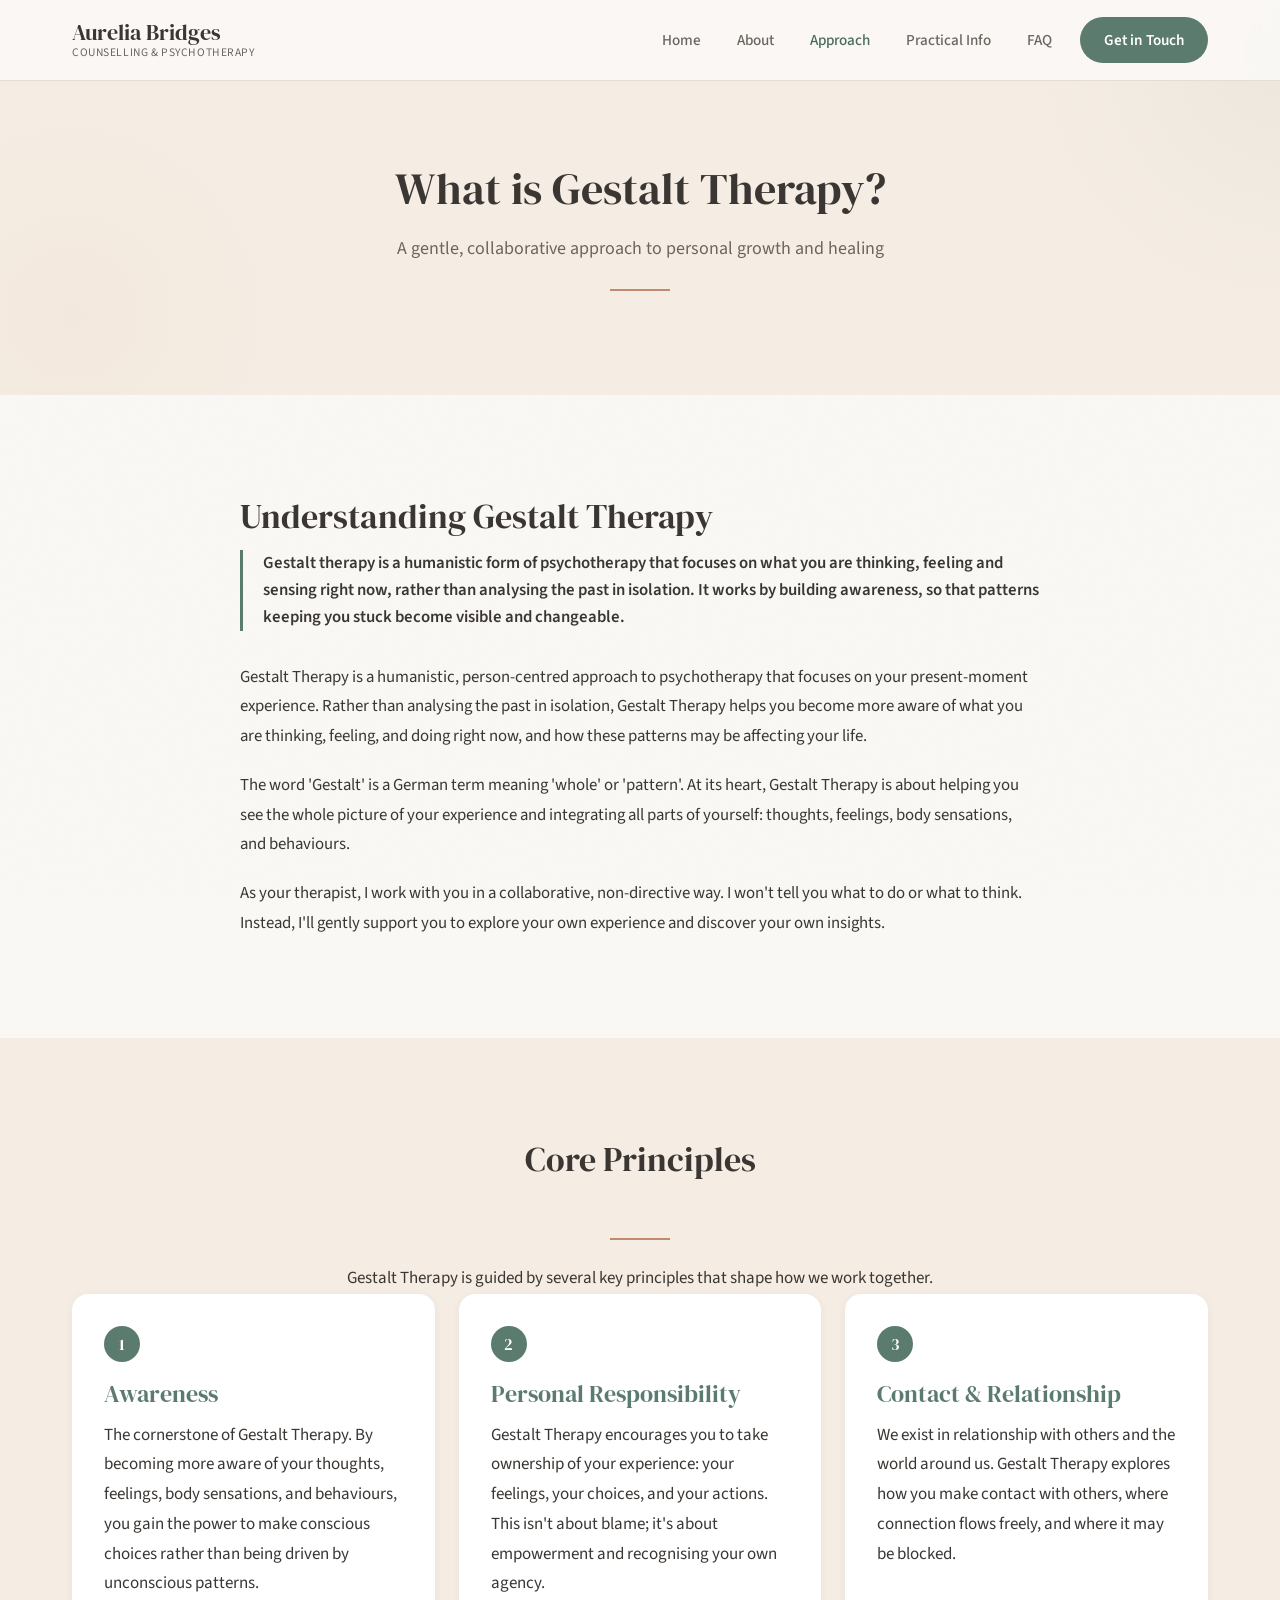
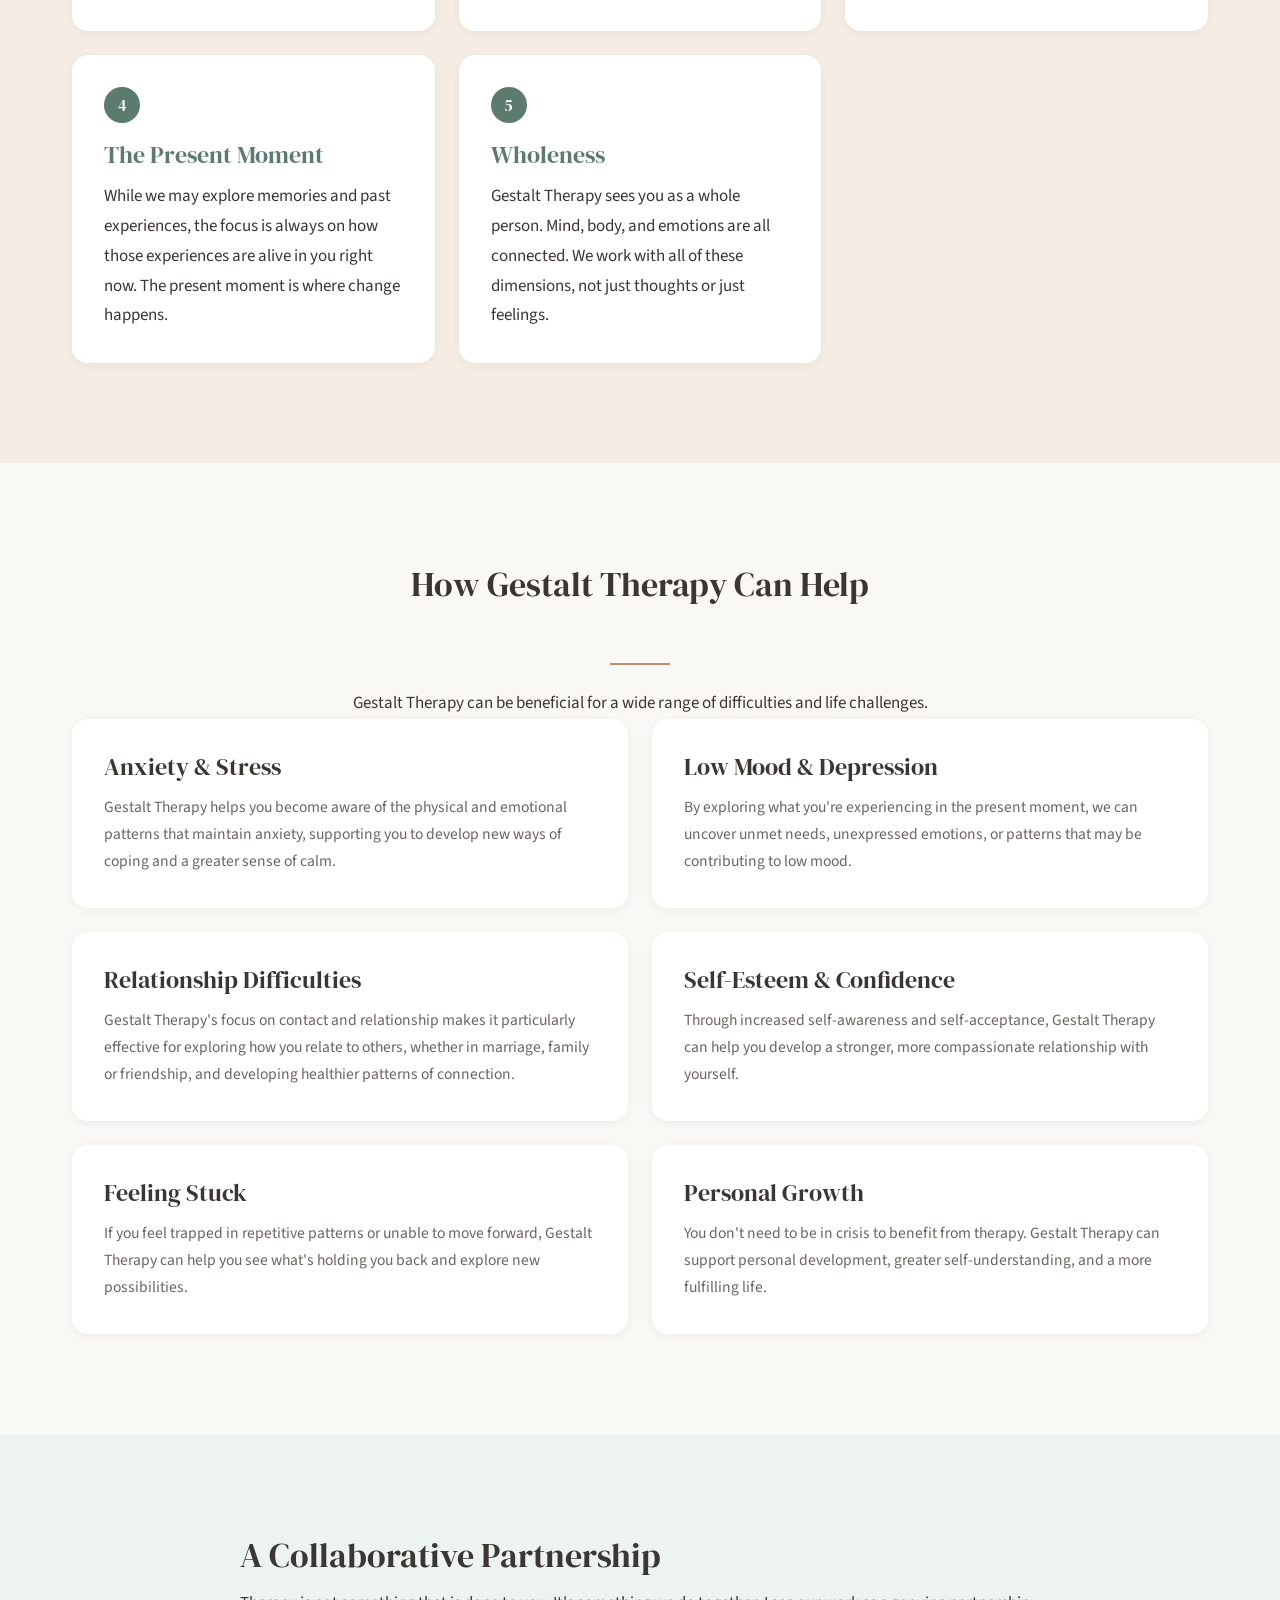
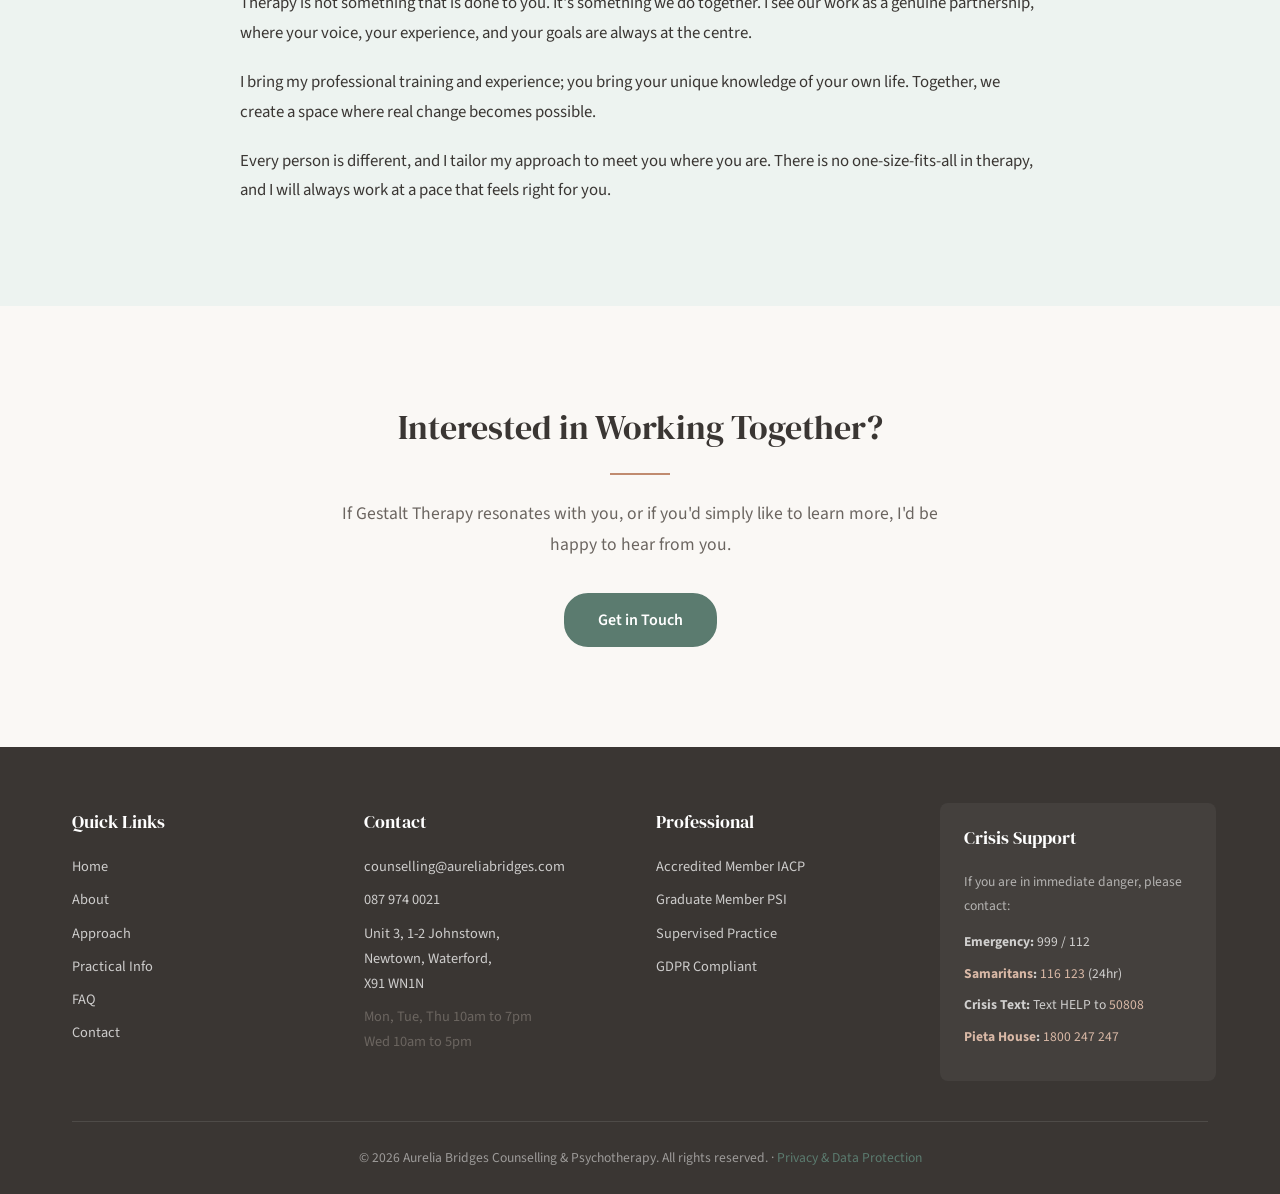
<file: approach.html>
<!DOCTYPE html>
<html lang="en-IE">
<head>
  <meta charset="UTF-8">
  <meta name="viewport" content="width=device-width, initial-scale=1.0">
  <title>Gestalt Therapy | Aurelia Bridges Psychotherapy Waterford</title>
  <meta name="description" content="Gestalt therapy explained: a gentle, collaborative approach to growth and healing, and how it helps with anxiety, relationships and self-esteem.">
  <link rel="canonical" href="https://aureliabridges.com/approach.html">

  <!-- Open Graph -->
  <meta property="og:title" content="Gestalt Therapy | Aurelia Bridges Psychotherapy Waterford">
  <meta property="og:description" content="Gestalt therapy explained: a gentle, collaborative approach to growth and healing, and how it helps with anxiety, relationships and self-esteem.">
  <meta property="og:type" content="website">
  <meta property="og:url" content="https://aureliabridges.com/approach.html">
  <meta property="og:site_name" content="Aurelia Bridges Counselling &amp; Psychotherapy">
  <meta property="og:locale" content="en_IE">
  <meta property="og:image" content="https://aureliabridges.com/og-image.jpg">
  <meta property="og:image:width" content="1200">
  <meta property="og:image:height" content="630">
  <meta property="og:image:alt" content="Aurelia Bridges, M.Psy., MIACP. Psychotherapy and counselling in Waterford">
  <meta name="twitter:card" content="summary_large_image">
  <meta name="twitter:title" content="What is Gestalt Therapy?">
  <meta name="twitter:description" content="Gestalt therapy explained. A humanistic, present-focused approach to psychotherapy, and how it helps with anxiety, relationships and self-esteem.">
  <meta name="twitter:image" content="https://aureliabridges.com/og-image.jpg">

  <!-- Favicon -->
  <link rel="icon" href="/favicon.ico" sizes="32x32">
  <link rel="icon" href="/favicon-96.png" type="image/png" sizes="96x96">
  <link rel="icon" href="/icon.svg" type="image/svg+xml">
  <link rel="apple-touch-icon" href="/apple-touch-icon.png">
  <link rel="manifest" href="/site.webmanifest">
  <meta name="theme-color" content="#5B7B6F">

  <!-- Fonts & Styles -->
  <link rel="preconnect" href="https://fonts.googleapis.com">
  <link rel="preconnect" href="https://fonts.gstatic.com" crossorigin>
  <link href="https://fonts.googleapis.com/css2?family=DM+Serif+Display&family=Source+Sans+3:ital,wght@0,300..900;1,300..900&display=swap" rel="stylesheet">
  <link rel="stylesheet" href="styles.css">

  <script type="application/ld+json">
  {
    "@context": "https://schema.org",
    "@graph": [
      {
        "@type": [
          "ProfessionalService",
          "MedicalBusiness"
        ],
        "@id": "https://aureliabridges.com/#practice",
        "name": "Aurelia Bridges Counselling & Psychotherapy",
        "alternateName": "Counselling & Psychotherapy Aurelia Bridges",
        "url": "https://aureliabridges.com/",
        "telephone": "+353879740021",
        "email": "counselling@aureliabridges.com",
        "image": "https://aureliabridges.com/og-image.jpg",
        "logo": "https://aureliabridges.com/favicon-192.png",
        "priceRange": "€80-€100",
        "currenciesAccepted": "EUR",
        "paymentAccepted": "Cash, Bank transfer, Revolut",
        "address": {
          "@type": "PostalAddress",
          "streetAddress": "Unit 3, 1-2 Johnstown",
          "addressLocality": "Newtown, Waterford",
          "addressRegion": "Co. Waterford",
          "postalCode": "X91 WN1N",
          "addressCountry": "IE"
        },
        "geo": {
          "@type": "GeoCoordinates",
          "latitude": 52.2562625,
          "longitude": -7.1102997
        },
        "hasMap": "https://maps.google.com/?cid=10024760264621159873",
        "openingHoursSpecification": [
          {
            "@type": "OpeningHoursSpecification",
            "dayOfWeek": [
              "Monday",
              "Tuesday",
              "Thursday"
            ],
            "opens": "10:00",
            "closes": "19:00"
          },
          {
            "@type": "OpeningHoursSpecification",
            "dayOfWeek": "Wednesday",
            "opens": "10:00",
            "closes": "17:00"
          },
          {
            "@type": "OpeningHoursSpecification",
            "dayOfWeek": [
              "Friday",
              "Saturday",
              "Sunday"
            ],
            "opens": "00:00",
            "closes": "00:00"
          }
        ],
        "areaServed": [
          {
            "@type": "City",
            "name": "Waterford"
          },
          {
            "@type": "AdministrativeArea",
            "name": "County Waterford"
          },
          {
            "@type": "Country",
            "name": "Ireland"
          }
        ],
        "availableLanguage": {
          "@type": "Language",
          "name": "English"
        },
        "founder": {
          "@id": "https://aureliabridges.com/#aurelia"
        },
        "employee": {
          "@id": "https://aureliabridges.com/#aurelia"
        },
        "sameAs": [
          "https://maps.google.com/?cid=10024760264621159873",
          "https://maps.app.goo.gl/FZ3iHazN96oTNSTk6",
          "https://www.google.com/search?kgmid=/g/11n3wxq5xz",
          "https://www.iacp.ie/",
          "https://www.psychologicalsociety.ie/"
        ],
        "hasOfferCatalog": {
          "@type": "OfferCatalog",
          "name": "Therapy services",
          "itemListElement": [
            {
              "@type": "Offer",
              "itemOffered": {
                "@type": "Service",
                "name": "Individual psychotherapy"
              },
              "price": "80",
              "priceCurrency": "EUR",
              "priceSpecification": {
                "@type": "UnitPriceSpecification",
                "price": "80",
                "priceCurrency": "EUR",
                "referenceQuantity": {
                  "@type": "QuantitativeValue",
                  "value": 60,
                  "unitCode": "MIN"
                }
              }
            },
            {
              "@type": "Offer",
              "itemOffered": {
                "@type": "Service",
                "name": "Couples psychotherapy"
              },
              "price": "100",
              "priceCurrency": "EUR",
              "priceSpecification": {
                "@type": "UnitPriceSpecification",
                "price": "100",
                "priceCurrency": "EUR",
                "referenceQuantity": {
                  "@type": "QuantitativeValue",
                  "value": 60,
                  "unitCode": "MIN"
                }
              }
            }
          ]
        }
      },
      {
        "@type": "Person",
        "@id": "https://aureliabridges.com/#aurelia",
        "name": "Aurelia Bridges",
        "honorificSuffix": "M.Psy., MIACP",
        "jobTitle": "Psychotherapist",
        "description": "Accredited member of the Irish Association for Counselling and Psychotherapy (IACP) and graduate member of the Psychological Society of Ireland (PSI). Holds a Master of Psychology and a Diploma in Gestalt Therapy.",
        "url": "https://aureliabridges.com/about.html",
        "image": "https://aureliabridges.com/images/aurelia-profile.jpeg",
        "worksFor": {
          "@id": "https://aureliabridges.com/#practice"
        },
        "memberOf": {
          "@type": "Organization",
          "name": "Irish Association for Counselling and Psychotherapy",
          "alternateName": "IACP",
          "url": "https://www.iacp.ie/"
        },
        "knowsAbout": [
          "Gestalt therapy",
          "Psychotherapy",
          "Counselling",
          "Anxiety",
          "Depression",
          "Grief and bereavement",
          "Couples therapy",
          "Trauma and PTSD",
          "Self-esteem",
          "Burnout"
        ],
        "knowsLanguage": "English",
        "sameAs": [
          "https://maps.google.com/?cid=10024760264621159873",
          "https://maps.app.goo.gl/FZ3iHazN96oTNSTk6",
          "https://www.google.com/search?kgmid=/g/11n3wxq5xz"
        ]
      },
      {
        "@type": "WebSite",
        "@id": "https://aureliabridges.com/#website",
        "url": "https://aureliabridges.com/",
        "name": "Aurelia Bridges Counselling & Psychotherapy",
        "inLanguage": "en-IE",
        "publisher": {
          "@id": "https://aureliabridges.com/#practice"
        }
      },
      {
        "@type": "WebPage",
        "@id": "https://aureliabridges.com/approach.html#page",
        "url": "https://aureliabridges.com/approach.html",
        "name": "What is Gestalt Therapy?",
        "description": "Gestalt therapy explained. A humanistic, present-focused approach to psychotherapy, and how it helps with anxiety, relationships and self-esteem.",
        "isPartOf": {
          "@id": "https://aureliabridges.com/#website"
        },
        "about": {
          "@id": "https://aureliabridges.com/#practice"
        },
        "dateModified": "2026-10-12",
        "inLanguage": "en-IE"
      },
      {
        "@type": "BreadcrumbList",
        "itemListElement": [
          {
            "@type": "ListItem",
            "position": 1,
            "name": "Home",
            "item": "https://aureliabridges.com/"
          },
          {
            "@type": "ListItem",
            "position": 2,
            "name": "What is Gestalt Therapy?",
            "item": "https://aureliabridges.com/approach.html"
          }
        ]
      }
    ]
  }
  </script>
</head>
<body>
  <a href="#main-content" class="skip-link">Skip to main content</a>
  <header class="site-header" role="banner">
    <div class="container">
      <a href="index.html" class="logo" aria-label="Aurelia Bridges - Home">
        <span class="logo-text">Aurelia Bridges</span>
        <span class="logo-subtitle">Counselling &amp; Psychotherapy</span>
      </a>
      <nav class="main-nav" id="main-nav" role="navigation" aria-label="Main navigation">
        <ul class="nav-list">
          <li><a href="index.html" class="nav-link">Home</a></li>
          <li><a href="about.html" class="nav-link">About</a></li>
          <li><a href="approach.html" class="nav-link active">Approach</a></li>
          <li><a href="practical.html" class="nav-link">Practical Info</a></li>
          <li><a href="faq.html" class="nav-link">FAQ</a></li>
          <li><a href="contact.html" class="nav-link nav-cta">Get in Touch</a></li>
        </ul>
      </nav>
      <button class="menu-toggle" id="menu-toggle" aria-label="Toggle navigation menu" aria-expanded="false">
        <span class="menu-bar"></span>
        <span class="menu-bar"></span>
        <span class="menu-bar"></span>
      </button>
    </div>
  </header>
  <div class="nav-overlay" id="nav-overlay"></div>

  <main id="main-content">

    <!-- PAGE HERO -->
    <section class="page-hero">
      <div class="container">
        <h1>What is Gestalt Therapy?</h1>
        <p>A gentle, collaborative approach to personal growth and healing</p>
        <hr class="section-divider">
      </div>
    </section>

    <!-- INTRODUCTION -->
    <section class="section">
      <div class="container">
        <div class="about-content">
          <h2>Understanding Gestalt Therapy</h2>
          <p class="answer-lead">Gestalt therapy is a humanistic form of psychotherapy that focuses on what you are thinking, feeling and sensing right now, rather than analysing the past in isolation. It works by building awareness, so that patterns keeping you stuck become visible and changeable.</p>
          <p>Gestalt Therapy is a humanistic, person-centred approach to psychotherapy that focuses on your present-moment experience. Rather than analysing the past in isolation, Gestalt Therapy helps you become more aware of what you are thinking, feeling, and doing right now, and how these patterns may be affecting your life.</p>
          <p>The word 'Gestalt' is a German term meaning 'whole' or 'pattern'. At its heart, Gestalt Therapy is about helping you see the whole picture of your experience and integrating all parts of yourself: thoughts, feelings, body sensations, and behaviours.</p>
          <p>As your therapist, I work with you in a collaborative, non-directive way. I won't tell you what to do or what to think. Instead, I'll gently support you to explore your own experience and discover your own insights.</p>
        </div>
      </div>
    </section>

    <!-- CORE PRINCIPLES -->
    <section class="section section-warm">
      <div class="container">
        <h2 class="section-header">Core Principles</h2>
        <hr class="section-divider">
        <p class="text-center content-width">Gestalt Therapy is guided by several key principles that shape how we work together.</p>
        <div class="card-grid card-grid-3">

          <div class="principle-card fade-in">
            <span class="principle-number">1</span>
            <h3>Awareness</h3>
            <p>The cornerstone of Gestalt Therapy. By becoming more aware of your thoughts, feelings, body sensations, and behaviours, you gain the power to make conscious choices rather than being driven by unconscious patterns.</p>
          </div>

          <div class="principle-card fade-in">
            <span class="principle-number">2</span>
            <h3>Personal Responsibility</h3>
            <p>Gestalt Therapy encourages you to take ownership of your experience: your feelings, your choices, and your actions. This isn't about blame; it's about empowerment and recognising your own agency.</p>
          </div>

          <div class="principle-card fade-in">
            <span class="principle-number">3</span>
            <h3>Contact &amp; Relationship</h3>
            <p>We exist in relationship with others and the world around us. Gestalt Therapy explores how you make contact with others, where connection flows freely, and where it may be blocked.</p>
          </div>

          <div class="principle-card fade-in">
            <span class="principle-number">4</span>
            <h3>The Present Moment</h3>
            <p>While we may explore memories and past experiences, the focus is always on how those experiences are alive in you right now. The present moment is where change happens.</p>
          </div>

          <div class="principle-card fade-in">
            <span class="principle-number">5</span>
            <h3>Wholeness</h3>
            <p>Gestalt Therapy sees you as a whole person. Mind, body, and emotions are all connected. We work with all of these dimensions, not just thoughts or just feelings.</p>
          </div>

        </div>
      </div>
    </section>

    <!-- HOW GESTALT CAN HELP -->
    <section class="section">
      <div class="container">
        <h2 class="section-header">How Gestalt Therapy Can Help</h2>
        <hr class="section-divider">
        <p class="text-center content-width">Gestalt Therapy can be beneficial for a wide range of difficulties and life challenges.</p>
        <div class="card-grid card-grid-2">

          <div class="card fade-in">
            <h3>Anxiety &amp; Stress</h3>
            <p>Gestalt Therapy helps you become aware of the physical and emotional patterns that maintain anxiety, supporting you to develop new ways of coping and a greater sense of calm.</p>
          </div>

          <div class="card fade-in fade-in-delay-1">
            <h3>Low Mood &amp; Depression</h3>
            <p>By exploring what you're experiencing in the present moment, we can uncover unmet needs, unexpressed emotions, or patterns that may be contributing to low mood.</p>
          </div>

          <div class="card fade-in fade-in-delay-2">
            <h3>Relationship Difficulties</h3>
            <p>Gestalt Therapy's focus on contact and relationship makes it particularly effective for exploring how you relate to others, whether in marriage, family or friendship, and developing healthier patterns of connection.</p>
          </div>

          <div class="card fade-in fade-in-delay-3">
            <h3>Self-Esteem &amp; Confidence</h3>
            <p>Through increased self-awareness and self-acceptance, Gestalt Therapy can help you develop a stronger, more compassionate relationship with yourself.</p>
          </div>

          <div class="card fade-in">
            <h3>Feeling Stuck</h3>
            <p>If you feel trapped in repetitive patterns or unable to move forward, Gestalt Therapy can help you see what's holding you back and explore new possibilities.</p>
          </div>

          <div class="card fade-in fade-in-delay-1">
            <h3>Personal Growth</h3>
            <p>You don't need to be in crisis to benefit from therapy. Gestalt Therapy can support personal development, greater self-understanding, and a more fulfilling life.</p>
          </div>

        </div>
      </div>
    </section>

    <!-- COLLABORATIVE JOURNEY -->
    <section class="section section-primary">
      <div class="container">
        <div class="about-content">
          <h2>A Collaborative Partnership</h2>
          <p>Therapy is not something that is done to you. It's something we do together. I see our work as a genuine partnership, where your voice, your experience, and your goals are always at the centre.</p>
          <p>I bring my professional training and experience; you bring your unique knowledge of your own life. Together, we create a space where real change becomes possible.</p>
          <p>Every person is different, and I tailor my approach to meet you where you are. There is no one-size-fits-all in therapy, and I will always work at a pace that feels right for you.</p>
        </div>
      </div>
    </section>

    <!-- CTA -->
    <section class="section cta-section">
      <div class="container">
        <h2 class="section-header">Interested in Working Together?</h2>
        <hr class="section-divider">
        <p>If Gestalt Therapy resonates with you, or if you'd simply like to learn more, I'd be happy to hear from you.</p>
        <a href="contact.html" class="btn btn-primary">Get in Touch</a>
      </div>
    </section>

  </main>

  <footer class="site-footer" role="contentinfo">
    <div class="container">
      <div class="footer-grid">
        <div class="footer-col">
          <h3>Quick Links</h3>
          <ul>
            <li><a href="index.html">Home</a></li>
            <li><a href="about.html">About</a></li>
            <li><a href="approach.html">Approach</a></li>
            <li><a href="practical.html">Practical Info</a></li>
            <li><a href="faq.html">FAQ</a></li>
            <li><a href="contact.html">Contact</a></li>
          </ul>
        </div>
        <div class="footer-col">
          <h3>Contact</h3>
          <ul>
            <li><a href="mailto:counselling@aureliabridges.com">counselling@aureliabridges.com</a></li>
            <li><a href="tel:+353879740021">087 974 0021</a></li>
            <li>Unit 3, 1-2 Johnstown,<br>Newtown, Waterford,<br>X91 WN1N</li>
            <li class="footer-hours">Mon, Tue, Thu 10am to 7pm<br>Wed 10am to 5pm</li>
          </ul>
        </div>
        <div class="footer-col">
          <h3>Professional</h3>
          <ul>
            <li><a href="https://www.iacp.ie/" rel="noopener">Accredited Member IACP</a></li>
            <li><a href="https://www.psychologicalsociety.ie/" rel="noopener">Graduate Member PSI</a></li>
            <li>Supervised Practice</li>
            <li>GDPR Compliant</li>
          </ul>
        </div>
        <div class="footer-col footer-crisis">
          <h3>Crisis Support</h3>
          <p>If you are in immediate danger, please contact:</p>
          <ul>
            <li><strong>Emergency:</strong> 999 / 112</li>
            <li><strong><a href="https://www.samaritans.org/ireland/" rel="noopener">Samaritans</a>:</strong> <a href="tel:116123">116 123</a> (24hr)</li>
            <li><strong>Crisis Text:</strong> Text HELP to <a href="sms:50808">50808</a></li>
            <li><strong><a href="https://www.pieta.ie/" rel="noopener">Pieta House</a>:</strong> <a href="tel:1800247247">1800 247 247</a></li>
          </ul>
        </div>
      </div>
      <div class="footer-bottom">
        <p>&copy; 2026 Aurelia Bridges Counselling &amp; Psychotherapy. All rights reserved. &middot; <a href="privacy.html">Privacy &amp; Data Protection</a></p>
      </div>
    </div>
  </footer>
  <script src="script.js"></script>
</body>
</html>
</file>
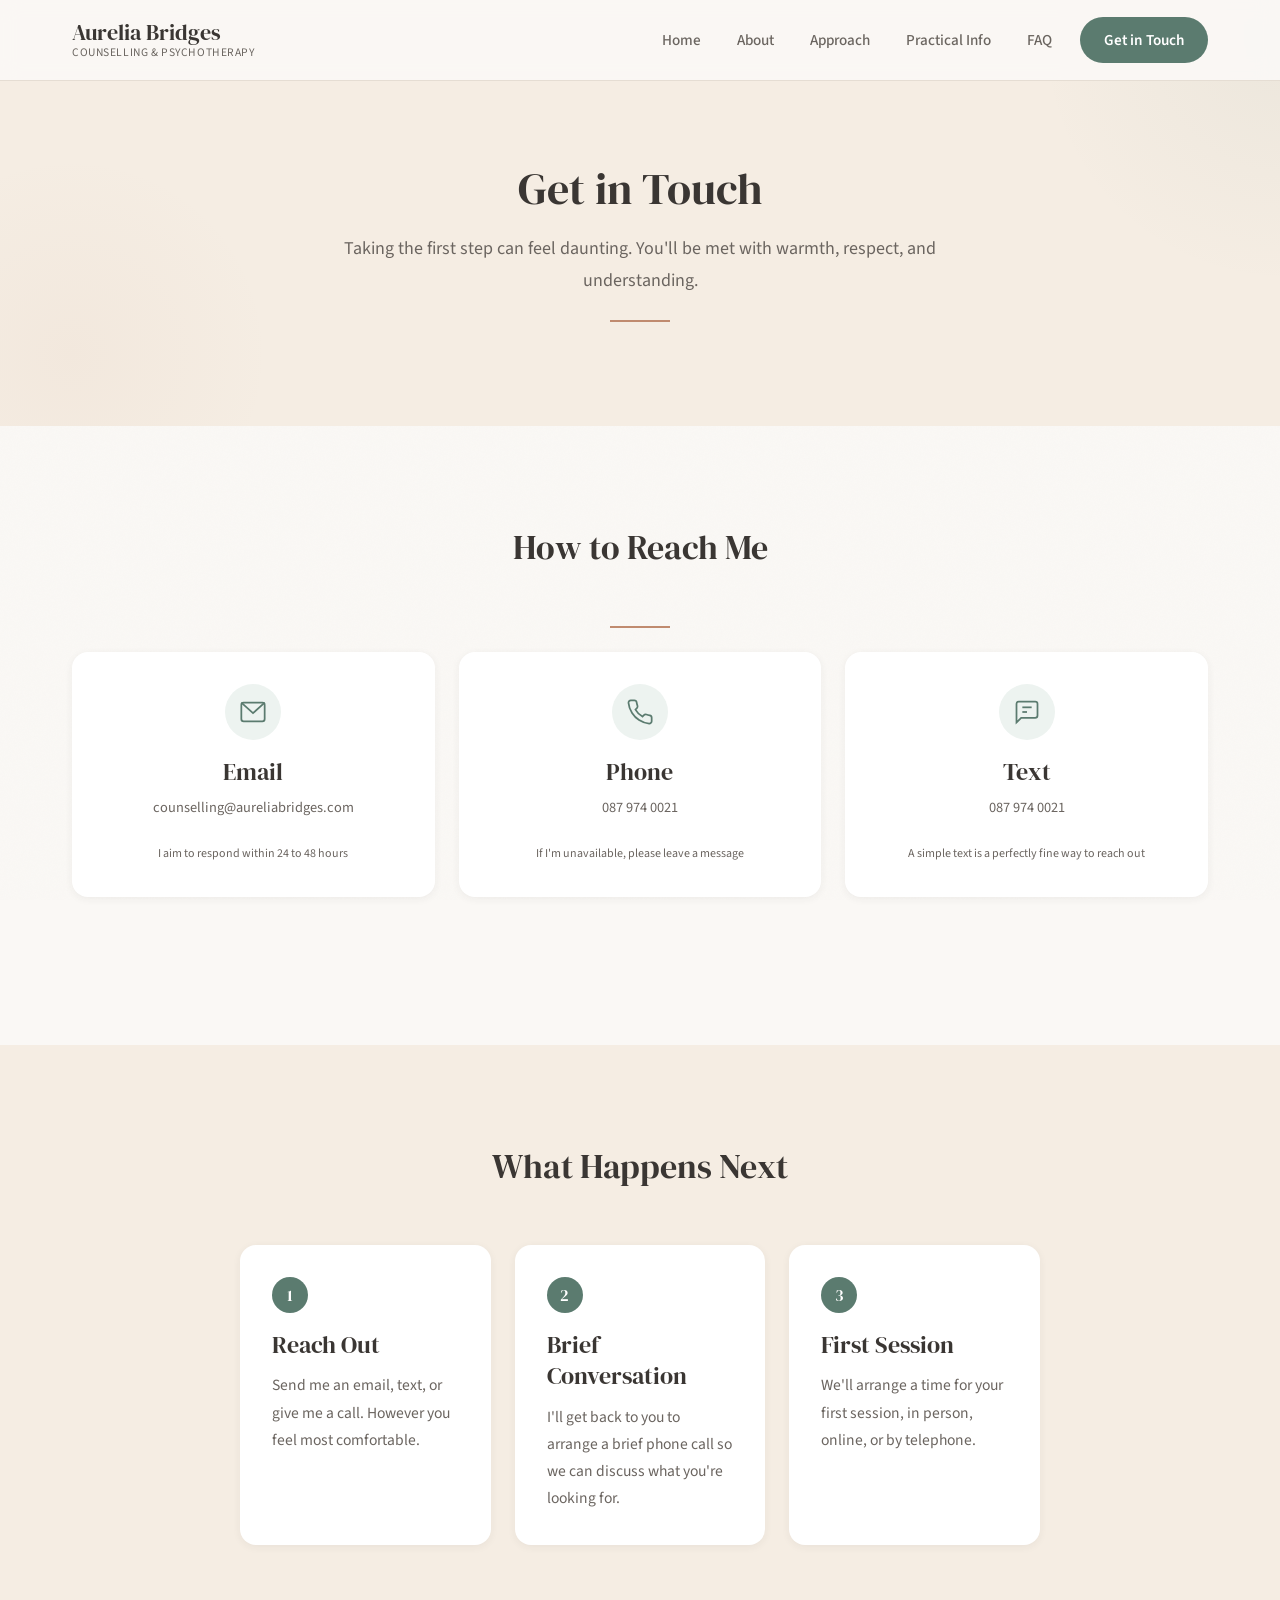
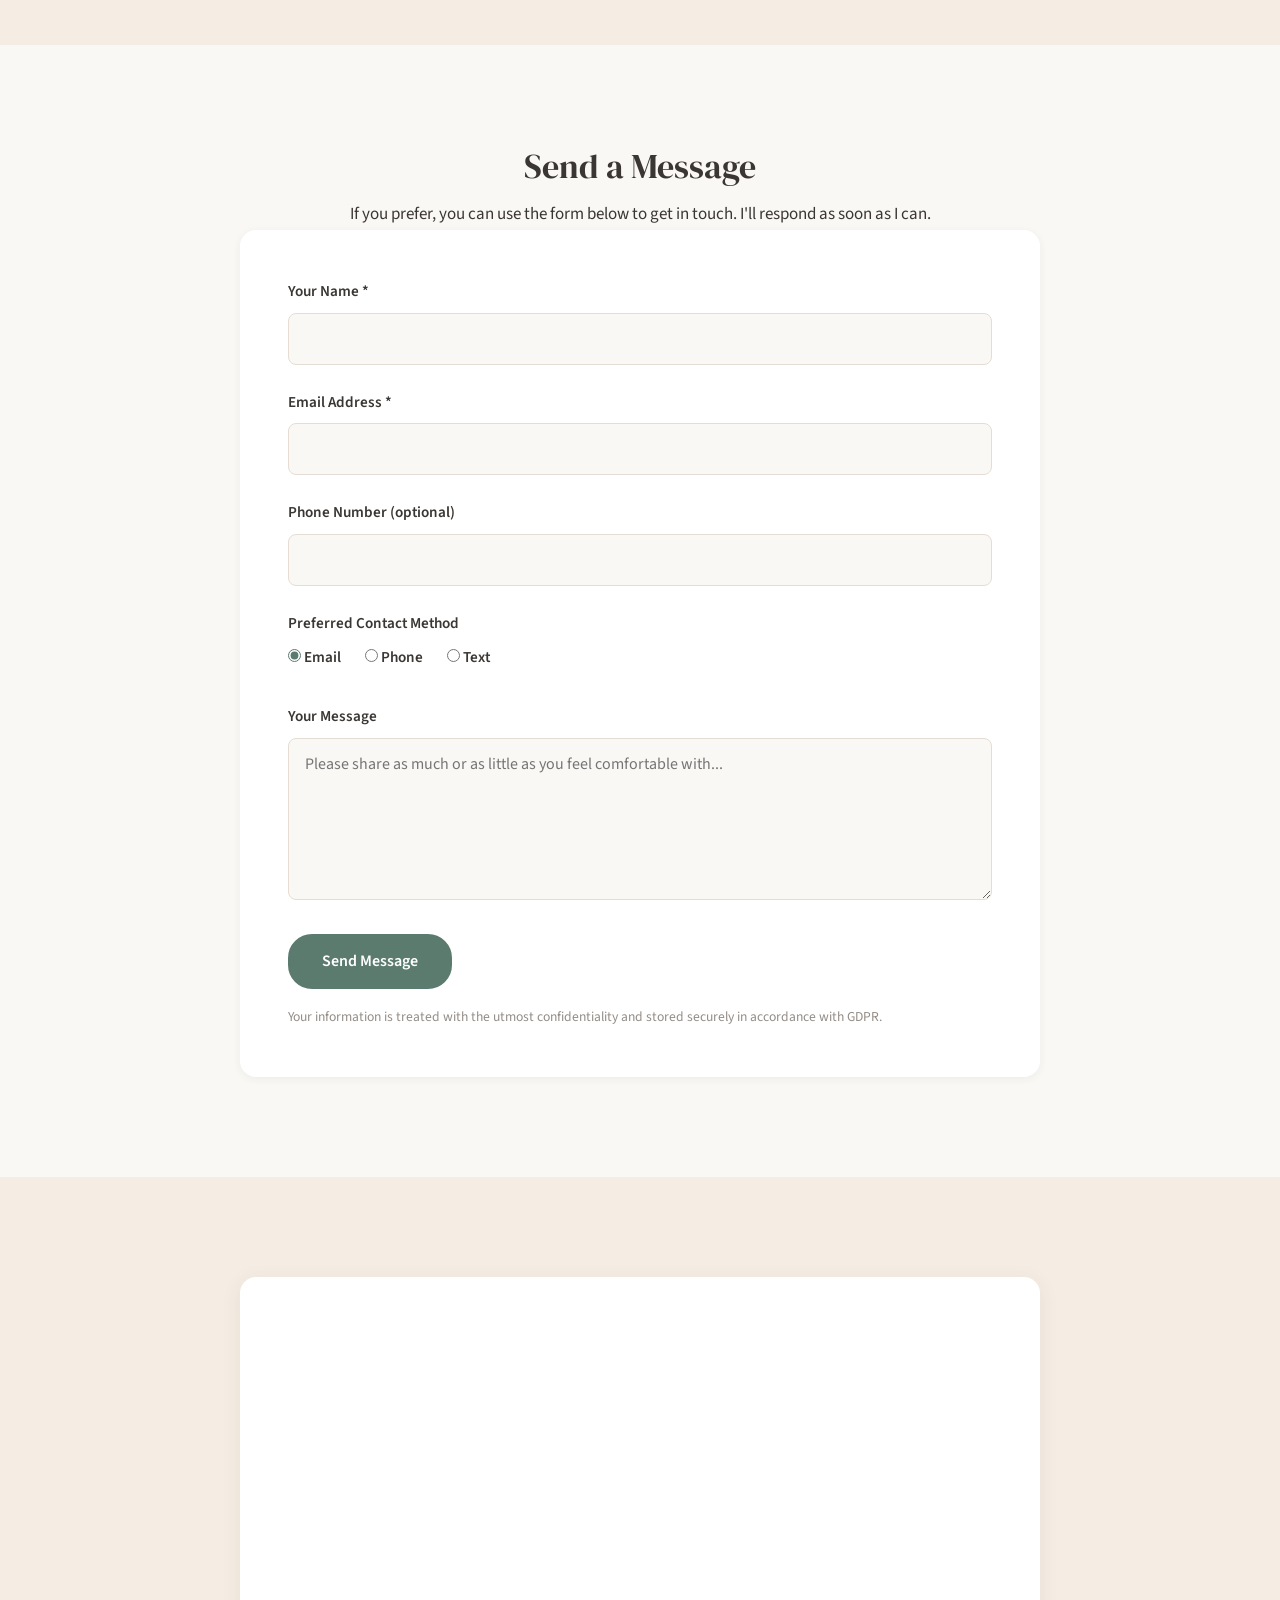
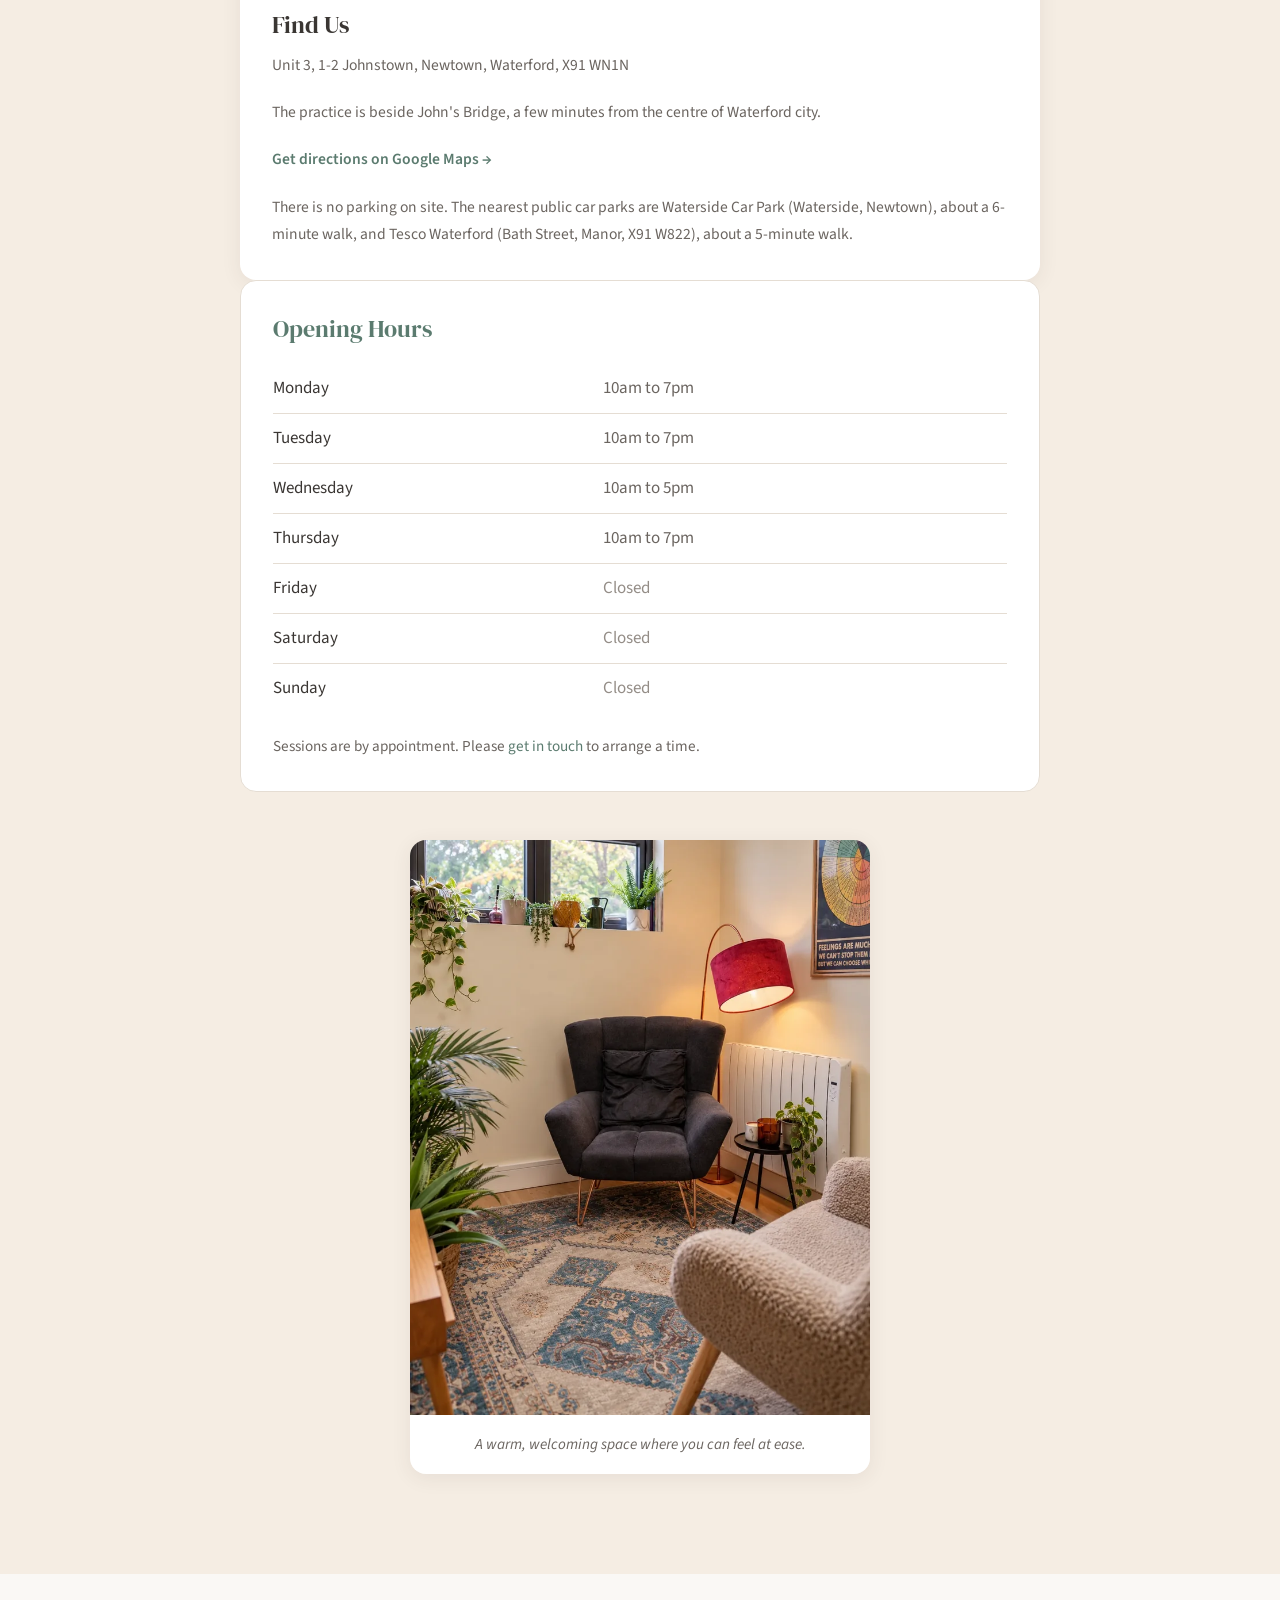
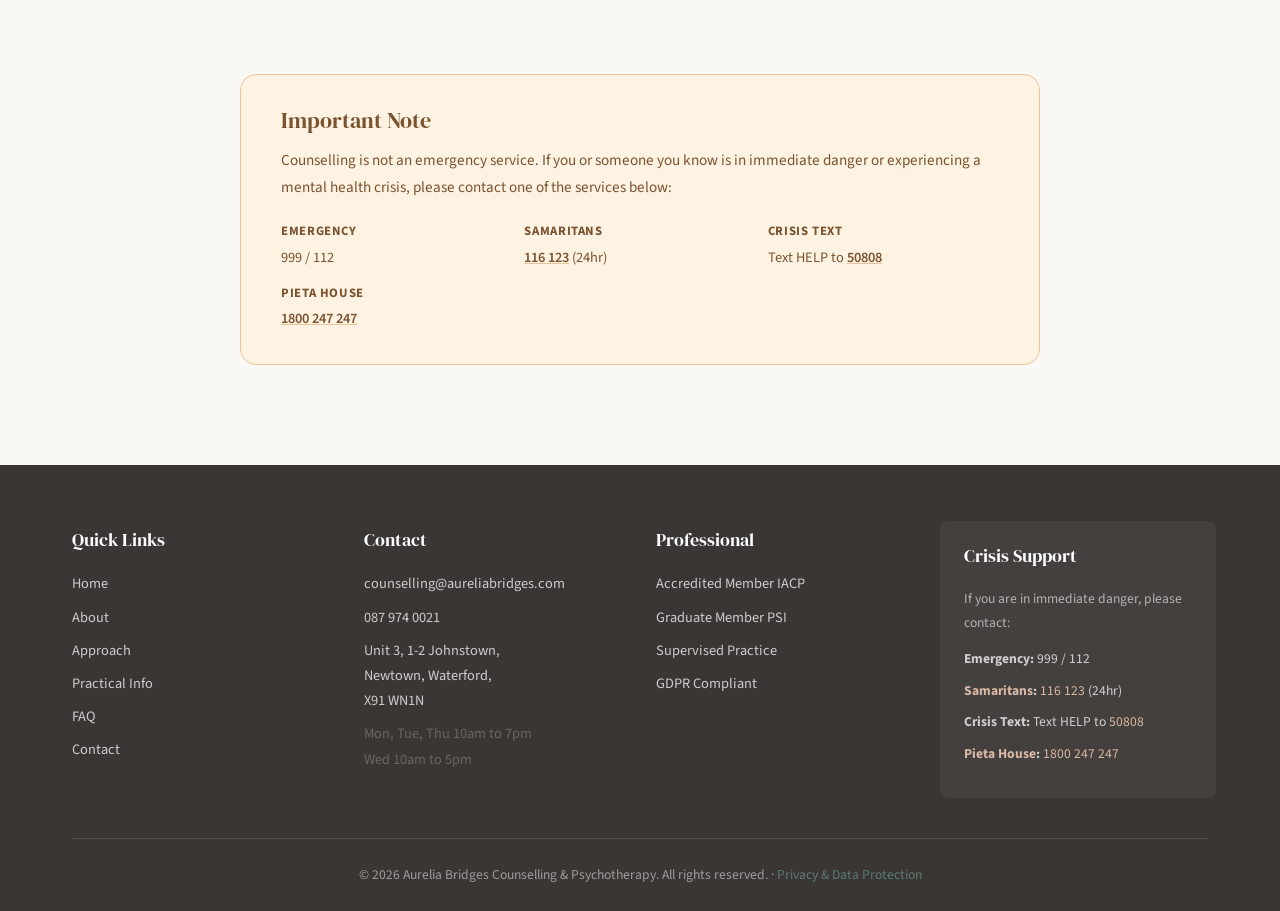
<file: contact.html>
<!DOCTYPE html>
<html lang="en-IE">
<head>
  <meta charset="UTF-8">
  <meta name="viewport" content="width=device-width, initial-scale=1.0">
  <title>Contact Aurelia Bridges | Therapy in Waterford</title>
  <meta name="description" content="Get in touch with Aurelia Bridges to arrange a counselling or psychotherapy session in Waterford. Email, phone or text. Online and telephone available.">
  <link rel="canonical" href="https://aureliabridges.com/contact.html">

  <!-- Open Graph -->
  <meta property="og:title" content="Contact Aurelia Bridges | Therapy in Waterford">
  <meta property="og:description" content="Get in touch with Aurelia Bridges to arrange a counselling or psychotherapy session in Waterford. Email, phone or text. Online and telephone available.">
  <meta property="og:url" content="https://aureliabridges.com/contact.html">
  <meta property="og:type" content="website">
  <meta property="og:site_name" content="Aurelia Bridges Counselling &amp; Psychotherapy">
  <meta property="og:locale" content="en_IE">
  <meta property="og:image" content="https://aureliabridges.com/og-image.jpg">
  <meta property="og:image:width" content="1200">
  <meta property="og:image:height" content="630">
  <meta property="og:image:alt" content="Aurelia Bridges, M.Psy., MIACP. Psychotherapy and counselling in Waterford">
  <meta name="twitter:card" content="summary_large_image">
  <meta name="twitter:title" content="Contact">
  <meta name="twitter:description" content="Get in touch with Aurelia Bridges to arrange a counselling or psychotherapy session in Waterford, online or by telephone.">
  <meta name="twitter:image" content="https://aureliabridges.com/og-image.jpg">

  <!-- Favicon -->
  <link rel="icon" href="/favicon.ico" sizes="32x32">
  <link rel="icon" href="/favicon-96.png" type="image/png" sizes="96x96">
  <link rel="icon" href="/icon.svg" type="image/svg+xml">
  <link rel="apple-touch-icon" href="/apple-touch-icon.png">
  <link rel="manifest" href="/site.webmanifest">
  <meta name="theme-color" content="#5B7B6F">

  <!-- Google Fonts -->
  <link rel="preconnect" href="https://fonts.googleapis.com">
  <link rel="preconnect" href="https://fonts.gstatic.com" crossorigin>
  <link href="https://fonts.googleapis.com/css2?family=DM+Serif+Display&family=Source+Sans+3:ital,wght@0,300..900;1,300..900&display=swap" rel="stylesheet">

  <!-- Stylesheet -->
  <link rel="stylesheet" href="styles.css">

  <script type="application/ld+json">
  {
    "@context": "https://schema.org",
    "@graph": [
      {
        "@type": [
          "ProfessionalService",
          "MedicalBusiness"
        ],
        "@id": "https://aureliabridges.com/#practice",
        "name": "Aurelia Bridges Counselling & Psychotherapy",
        "alternateName": "Counselling & Psychotherapy Aurelia Bridges",
        "url": "https://aureliabridges.com/",
        "telephone": "+353879740021",
        "email": "counselling@aureliabridges.com",
        "image": "https://aureliabridges.com/og-image.jpg",
        "logo": "https://aureliabridges.com/favicon-192.png",
        "priceRange": "€80-€100",
        "currenciesAccepted": "EUR",
        "paymentAccepted": "Cash, Bank transfer, Revolut",
        "address": {
          "@type": "PostalAddress",
          "streetAddress": "Unit 3, 1-2 Johnstown",
          "addressLocality": "Newtown, Waterford",
          "addressRegion": "Co. Waterford",
          "postalCode": "X91 WN1N",
          "addressCountry": "IE"
        },
        "geo": {
          "@type": "GeoCoordinates",
          "latitude": 52.2562625,
          "longitude": -7.1102997
        },
        "hasMap": "https://maps.google.com/?cid=10024760264621159873",
        "openingHoursSpecification": [
          {
            "@type": "OpeningHoursSpecification",
            "dayOfWeek": [
              "Monday",
              "Tuesday",
              "Thursday"
            ],
            "opens": "10:00",
            "closes": "19:00"
          },
          {
            "@type": "OpeningHoursSpecification",
            "dayOfWeek": "Wednesday",
            "opens": "10:00",
            "closes": "17:00"
          },
          {
            "@type": "OpeningHoursSpecification",
            "dayOfWeek": [
              "Friday",
              "Saturday",
              "Sunday"
            ],
            "opens": "00:00",
            "closes": "00:00"
          }
        ],
        "areaServed": [
          {
            "@type": "City",
            "name": "Waterford"
          },
          {
            "@type": "AdministrativeArea",
            "name": "County Waterford"
          },
          {
            "@type": "Country",
            "name": "Ireland"
          }
        ],
        "availableLanguage": {
          "@type": "Language",
          "name": "English"
        },
        "founder": {
          "@id": "https://aureliabridges.com/#aurelia"
        },
        "employee": {
          "@id": "https://aureliabridges.com/#aurelia"
        },
        "sameAs": [
          "https://maps.google.com/?cid=10024760264621159873",
          "https://maps.app.goo.gl/FZ3iHazN96oTNSTk6",
          "https://www.google.com/search?kgmid=/g/11n3wxq5xz",
          "https://www.iacp.ie/",
          "https://www.psychologicalsociety.ie/"
        ],
        "hasOfferCatalog": {
          "@type": "OfferCatalog",
          "name": "Therapy services",
          "itemListElement": [
            {
              "@type": "Offer",
              "itemOffered": {
                "@type": "Service",
                "name": "Individual psychotherapy"
              },
              "price": "80",
              "priceCurrency": "EUR",
              "priceSpecification": {
                "@type": "UnitPriceSpecification",
                "price": "80",
                "priceCurrency": "EUR",
                "referenceQuantity": {
                  "@type": "QuantitativeValue",
                  "value": 60,
                  "unitCode": "MIN"
                }
              }
            },
            {
              "@type": "Offer",
              "itemOffered": {
                "@type": "Service",
                "name": "Couples psychotherapy"
              },
              "price": "100",
              "priceCurrency": "EUR",
              "priceSpecification": {
                "@type": "UnitPriceSpecification",
                "price": "100",
                "priceCurrency": "EUR",
                "referenceQuantity": {
                  "@type": "QuantitativeValue",
                  "value": 60,
                  "unitCode": "MIN"
                }
              }
            }
          ]
        }
      },
      {
        "@type": "Person",
        "@id": "https://aureliabridges.com/#aurelia",
        "name": "Aurelia Bridges",
        "honorificSuffix": "M.Psy., MIACP",
        "jobTitle": "Psychotherapist",
        "description": "Accredited member of the Irish Association for Counselling and Psychotherapy (IACP) and graduate member of the Psychological Society of Ireland (PSI). Holds a Master of Psychology and a Diploma in Gestalt Therapy.",
        "url": "https://aureliabridges.com/about.html",
        "image": "https://aureliabridges.com/images/aurelia-profile.jpeg",
        "worksFor": {
          "@id": "https://aureliabridges.com/#practice"
        },
        "memberOf": {
          "@type": "Organization",
          "name": "Irish Association for Counselling and Psychotherapy",
          "alternateName": "IACP",
          "url": "https://www.iacp.ie/"
        },
        "knowsAbout": [
          "Gestalt therapy",
          "Psychotherapy",
          "Counselling",
          "Anxiety",
          "Depression",
          "Grief and bereavement",
          "Couples therapy",
          "Trauma and PTSD",
          "Self-esteem",
          "Burnout"
        ],
        "knowsLanguage": "English",
        "sameAs": [
          "https://maps.google.com/?cid=10024760264621159873",
          "https://maps.app.goo.gl/FZ3iHazN96oTNSTk6",
          "https://www.google.com/search?kgmid=/g/11n3wxq5xz"
        ]
      },
      {
        "@type": "WebSite",
        "@id": "https://aureliabridges.com/#website",
        "url": "https://aureliabridges.com/",
        "name": "Aurelia Bridges Counselling & Psychotherapy",
        "inLanguage": "en-IE",
        "publisher": {
          "@id": "https://aureliabridges.com/#practice"
        }
      },
      {
        "@type": "WebPage",
        "@id": "https://aureliabridges.com/contact.html#page",
        "url": "https://aureliabridges.com/contact.html",
        "name": "Contact",
        "description": "Get in touch with Aurelia Bridges to arrange a counselling or psychotherapy session in Waterford, online or by telephone.",
        "isPartOf": {
          "@id": "https://aureliabridges.com/#website"
        },
        "about": {
          "@id": "https://aureliabridges.com/#practice"
        },
        "dateModified": "2026-10-12",
        "inLanguage": "en-IE"
      },
      {
        "@type": "BreadcrumbList",
        "itemListElement": [
          {
            "@type": "ListItem",
            "position": 1,
            "name": "Home",
            "item": "https://aureliabridges.com/"
          },
          {
            "@type": "ListItem",
            "position": 2,
            "name": "Contact",
            "item": "https://aureliabridges.com/contact.html"
          }
        ]
      }
    ]
  }
  </script>
</head>
<body>

  <!-- Skip Link -->
  <a href="#main-content" class="skip-link">Skip to main content</a>

  <!-- Header -->
  <header class="site-header" role="banner">
    <div class="container">
      <a href="index.html" class="logo" aria-label="Aurelia Bridges - Home">
        <span class="logo-text">Aurelia Bridges</span>
        <span class="logo-subtitle">Counselling &amp; Psychotherapy</span>
      </a>
      <nav class="main-nav" id="main-nav" role="navigation" aria-label="Main navigation">
        <ul class="nav-list">
          <li><a href="index.html" class="nav-link">Home</a></li>
          <li><a href="about.html" class="nav-link">About</a></li>
          <li><a href="approach.html" class="nav-link">Approach</a></li>
          <li><a href="practical.html" class="nav-link">Practical Info</a></li>
          <li><a href="faq.html" class="nav-link">FAQ</a></li>
          <li><a href="contact.html" class="nav-link nav-cta active">Get in Touch</a></li>
        </ul>
      </nav>
      <button class="menu-toggle" id="menu-toggle" aria-label="Toggle navigation menu" aria-expanded="false">
        <span class="menu-bar"></span>
        <span class="menu-bar"></span>
        <span class="menu-bar"></span>
      </button>
    </div>
  </header>
  <div class="nav-overlay" id="nav-overlay"></div>

  <!-- Main Content -->
  <main id="main-content">

    <!-- Page Hero -->
    <section class="page-hero">
      <div class="container">
        <h1 class="fade-in">Get in Touch</h1>
        <p class="fade-in">Taking the first step can feel daunting. You'll be met with warmth, respect, and understanding.</p>
        <!-- AVAILABILITY STATUS: update or delete this block when availability changes -->
        <p class="availability"></p>
        <!-- /AVAILABILITY STATUS -->
        <hr class="section-divider">
      </div>
    </section>

    <!-- Contact Methods -->
    <section class="section">
      <div class="container">
        <h2 class="section-header">How to Reach Me</h2>
        <hr class="section-divider">
        <div class="contact-methods">

          <a href="mailto:counselling@aureliabridges.com" class="contact-card fade-in fade-in-delay-1">
            <div class="contact-card-icon">
              <svg xmlns="http://www.w3.org/2000/svg" viewBox="0 0 24 24" fill="none" stroke="currentColor" stroke-width="1.5">
                <rect x="2" y="4" width="20" height="16" rx="2"/>
                <path d="M22 4L12 13 2 4"/>
              </svg>
            </div>
            <h3>Email</h3>
            <p>counselling@aureliabridges.com</p>
            <p><small>I aim to respond within 24 to 48 hours</small></p>
          </a>

          <a href="tel:+353879740021" class="contact-card fade-in fade-in-delay-2">
            <div class="contact-card-icon">
              <svg xmlns="http://www.w3.org/2000/svg" viewBox="0 0 24 24" fill="none" stroke="currentColor" stroke-width="1.5">
                <path d="M22 16.92v3a2 2 0 01-2.18 2 19.79 19.79 0 01-8.63-3.07 19.5 19.5 0 01-6-6A19.79 19.79 0 012.12 4.18 2 2 0 014.11 2h3a2 2 0 012 1.72c.127.96.361 1.903.7 2.81a2 2 0 01-.45 2.11L8.09 9.91a16 16 0 006 6l1.27-1.27a2 2 0 012.11-.45c.907.339 1.85.573 2.81.7A2 2 0 0122 16.92z"/>
              </svg>
            </div>
            <h3>Phone</h3>
            <p>087 974 0021</p>
            <p><small>If I'm unavailable, please leave a message</small></p>
          </a>

          <a href="sms:+353879740021" class="contact-card fade-in fade-in-delay-3">
            <div class="contact-card-icon">
              <svg xmlns="http://www.w3.org/2000/svg" viewBox="0 0 24 24" fill="none" stroke="currentColor" stroke-width="1.5">
                <path d="M21 15a2 2 0 01-2 2H7l-4 4V5a2 2 0 012-2h14a2 2 0 012 2z"/>
                <line x1="8" y1="8" x2="16" y2="8"/>
                <line x1="8" y1="12" x2="12" y2="12"/>
              </svg>
            </div>
            <h3>Text</h3>
            <p>087 974 0021</p>
            <p><small>A simple text is a perfectly fine way to reach out</small></p>
          </a>

        </div>
      </div>
    </section>

    <!-- What Happens Next -->
    <section class="section section-warm">
      <div class="container">
        <div class="section-header">
          <h2 class="fade-in">What Happens Next</h2>
        </div>
        <div class="content-width">
          <div class="card-grid card-grid-3">

            <div class="card fade-in fade-in-delay-1">
              <div class="card-number">1</div>
              <h3>Reach Out</h3>
              <p>Send me an email, text, or give me a call. However you feel most comfortable.</p>
            </div>

            <div class="card fade-in fade-in-delay-2">
              <div class="card-number">2</div>
              <h3>Brief Conversation</h3>
              <p>I'll get back to you to arrange a brief phone call so we can discuss what you're looking for.</p>
            </div>

            <div class="card fade-in fade-in-delay-3">
              <div class="card-number">3</div>
              <h3>First Session</h3>
              <p>We'll arrange a time for your first session, in person, online, or by telephone.</p>
            </div>

          </div>
        </div>
      </div>
    </section>

    <!-- Contact Form -->
    <section class="section">
      <div class="container">
        <div class="contact-form-wrapper">
          <h2 class="text-center fade-in">Send a Message</h2>
          <p class="text-center content-width fade-in">If you prefer, you can use the form below to get in touch. I'll respond as soon as I can.</p>

          <form class="contact-form fade-in" id="contact-form">

            <div class="form-group">
              <label for="name">Your Name *</label>
              <input type="text" id="name" name="name" required autocomplete="name">
            </div>

            <div class="form-group">
              <label for="email">Email Address *</label>
              <input type="email" id="email" name="email" required autocomplete="email">
            </div>

            <div class="form-group">
              <label for="phone">Phone Number (optional)</label>
              <input type="tel" id="phone" name="phone" autocomplete="tel">
            </div>

            <div class="form-group">
              <label>Preferred Contact Method</label>
              <div class="form-radio-group">
                <label class="form-radio">
                  <input type="radio" name="contact_method" value="Email" checked>
                  <span>Email</span>
                </label>
                <label class="form-radio">
                  <input type="radio" name="contact_method" value="Phone">
                  <span>Phone</span>
                </label>
                <label class="form-radio">
                  <input type="radio" name="contact_method" value="Text">
                  <span>Text</span>
                </label>
              </div>
            </div>

            <div class="form-group">
              <label for="message">Your Message</label>
              <textarea id="message" name="message" rows="6" placeholder="Please share as much or as little as you feel comfortable with..."></textarea>
            </div>

            <button type="submit" class="btn btn-primary">Send Message</button>

            <p class="form-note">Your information is treated with the utmost confidentiality and stored securely in accordance with GDPR.</p>

          </form>
        </div>
      </div>
    </section>

    <!-- Location -->
    <section class="section section-warm">
      <div class="container">
        <div class="location-card fade-in">
          <div class="map-container">
            <iframe
              src="https://www.google.com/maps?cid=10024760264621159873&output=embed"
              width="100%"
              height="100%"
              style="border:0;"
              allowfullscreen=""
              loading="lazy"
              referrerpolicy="no-referrer-when-downgrade"
              title="Map showing location of Aurelia Bridges Counselling">
            </iframe>
          </div>
          <div class="location-details">
            <h3>Find Us</h3>
            <p>Unit 3, 1-2 Johnstown, Newtown, Waterford, X91 WN1N</p>
            <p>The practice is beside John's Bridge, a few minutes from the centre of Waterford city.</p>
            <p><a href="https://maps.google.com/?cid=10024760264621159873" rel="noopener" class="directions-link">Get directions on Google Maps &rarr;</a></p>
            <p>There is no parking on site. The nearest public car parks are Waterside Car Park (Waterside, Newtown), about a 6-minute walk, and Tesco Waterford (Bath Street, Manor, X91 W822), about a 5-minute walk.</p>
          </div>
        </div>

        <div class="hours-block fade-in">
          <h3>Opening Hours</h3>
          <table class="hours-table">
            <caption class="visually-hidden">Opening hours for Aurelia Bridges Counselling &amp; Psychotherapy</caption>
            <tbody>
              <tr><th scope="row">Monday</th><td>10am to 7pm</td></tr>
              <tr><th scope="row">Tuesday</th><td>10am to 7pm</td></tr>
              <tr><th scope="row">Wednesday</th><td>10am to 5pm</td></tr>
              <tr><th scope="row">Thursday</th><td>10am to 7pm</td></tr>
              <tr><th scope="row">Friday</th><td class="closed">Closed</td></tr>
              <tr><th scope="row">Saturday</th><td class="closed">Closed</td></tr>
              <tr><th scope="row">Sunday</th><td class="closed">Closed</td></tr>
            </tbody>
          </table>
          <p class="hours-note">Sessions are by appointment. Please <a href="contact.html">get in touch</a> to arrange a time.</p>
        </div>

        <div class="room-showcase room-showcase--portrait fade-in">
          <picture>
            <source type="image/webp" srcset="images/room-johnstown-portrait-400.webp 400w, images/room-johnstown-portrait-800.webp 800w, images/room-johnstown-portrait-1122.webp 1122w" sizes="(max-width: 768px) 92vw, 460px">
            <source type="image/jpeg" srcset="images/room-johnstown-portrait-400.jpg 400w, images/room-johnstown-portrait-800.jpg 800w, images/room-johnstown-portrait-1122.jpg 1122w" sizes="(max-width: 768px) 92vw, 460px">
            <img src="images/room-johnstown-portrait-800.jpg" alt="A corner of the therapy room: a dark grey armchair beside a red floor lamp and a small side table with candles, with plants on the windowsill and a patterned rug" width="1122" height="1402" loading="lazy" decoding="async">
          </picture>
          <p class="room-caption">A warm, welcoming space where you can feel at ease.</p>
        </div>
      </div>
    </section>

    <!-- Important Note -->
    <section class="section">
      <div class="container">
        <div class="crisis-section fade-in">
          <h2 class="crisis-heading">Important Note</h2>
          <p>Counselling is not an emergency service. If you or someone you know is in immediate danger or experiencing a mental health crisis, please contact one of the services below:</p>
          <div class="crisis-grid">
            <div class="crisis-item">
              <strong>Emergency</strong>
              <span>999 / 112</span>
            </div>
            <div class="crisis-item">
              <strong>Samaritans</strong>
              <a href="tel:116123">116 123</a> (24hr)
            </div>
            <div class="crisis-item">
              <strong>Crisis Text</strong>
              Text HELP to <a href="sms:50808">50808</a>
            </div>
            <div class="crisis-item">
              <strong>Pieta House</strong>
              <a href="tel:1800247247">1800 247 247</a>
            </div>
          </div>
        </div>
      </div>
    </section>

  </main>

  <!-- Footer -->
  <footer class="site-footer" role="contentinfo">
    <div class="container">
      <div class="footer-grid">
        <div class="footer-col">
          <h3>Quick Links</h3>
          <ul>
            <li><a href="index.html">Home</a></li>
            <li><a href="about.html">About</a></li>
            <li><a href="approach.html">Approach</a></li>
            <li><a href="practical.html">Practical Info</a></li>
            <li><a href="faq.html">FAQ</a></li>
            <li><a href="contact.html">Contact</a></li>
          </ul>
        </div>
        <div class="footer-col">
          <h3>Contact</h3>
          <ul>
            <li><a href="mailto:counselling@aureliabridges.com">counselling@aureliabridges.com</a></li>
            <li><a href="tel:+353879740021">087 974 0021</a></li>
            <li>Unit 3, 1-2 Johnstown,<br>Newtown, Waterford,<br>X91 WN1N</li>
            <li class="footer-hours">Mon, Tue, Thu 10am to 7pm<br>Wed 10am to 5pm</li>
          </ul>
        </div>
        <div class="footer-col">
          <h3>Professional</h3>
          <ul>
            <li><a href="https://www.iacp.ie/" rel="noopener">Accredited Member IACP</a></li>
            <li><a href="https://www.psychologicalsociety.ie/" rel="noopener">Graduate Member PSI</a></li>
            <li>Supervised Practice</li>
            <li>GDPR Compliant</li>
          </ul>
        </div>
        <div class="footer-col footer-crisis">
          <h3>Crisis Support</h3>
          <p>If you are in immediate danger, please contact:</p>
          <ul>
            <li><strong>Emergency:</strong> 999 / 112</li>
            <li><strong><a href="https://www.samaritans.org/ireland/" rel="noopener">Samaritans</a>:</strong> <a href="tel:116123">116 123</a> (24hr)</li>
            <li><strong>Crisis Text:</strong> Text HELP to <a href="sms:50808">50808</a></li>
            <li><strong><a href="https://www.pieta.ie/" rel="noopener">Pieta House</a>:</strong> <a href="tel:1800247247">1800 247 247</a></li>
          </ul>
        </div>
      </div>
      <div class="footer-bottom">
        <p>&copy; 2026 Aurelia Bridges Counselling &amp; Psychotherapy. All rights reserved. &middot; <a href="privacy.html">Privacy &amp; Data Protection</a></p>
      </div>
    </div>
  </footer>

  <script src="script.js"></script>
</body>
</html>
</file>
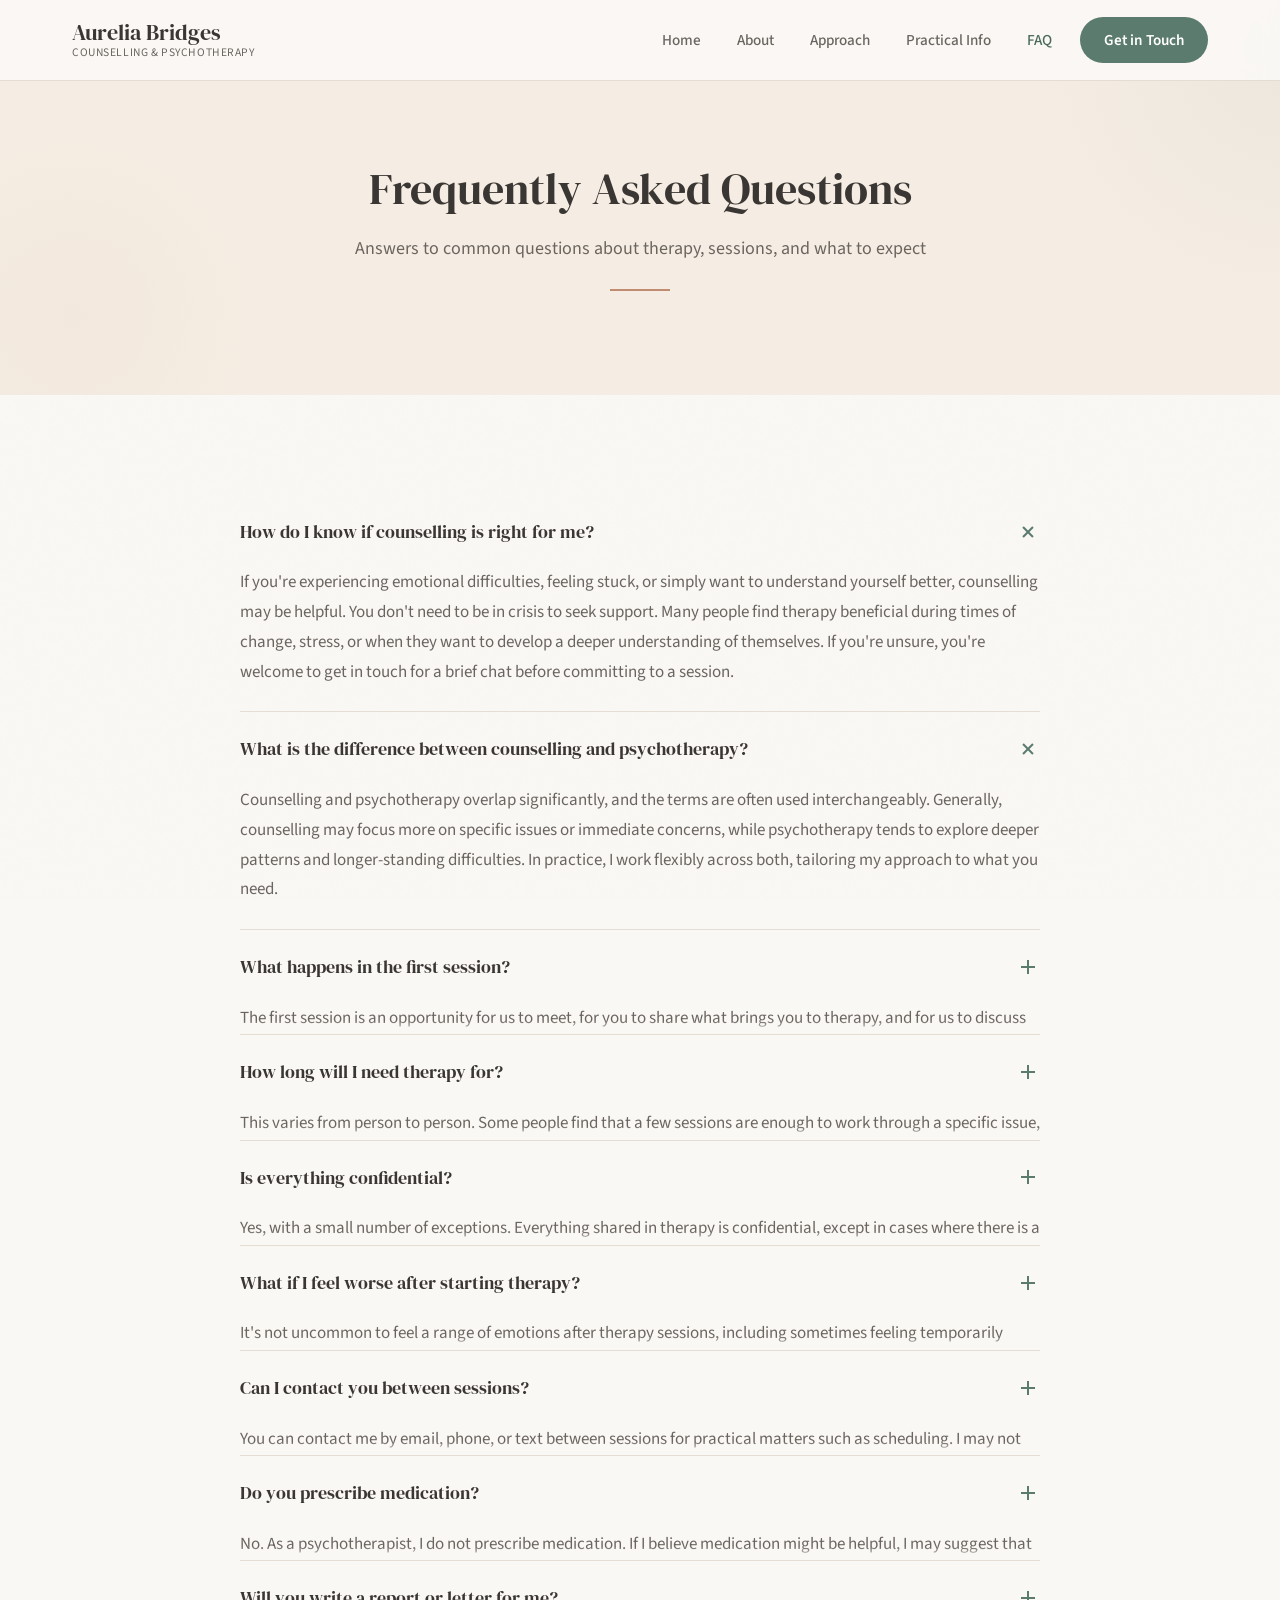
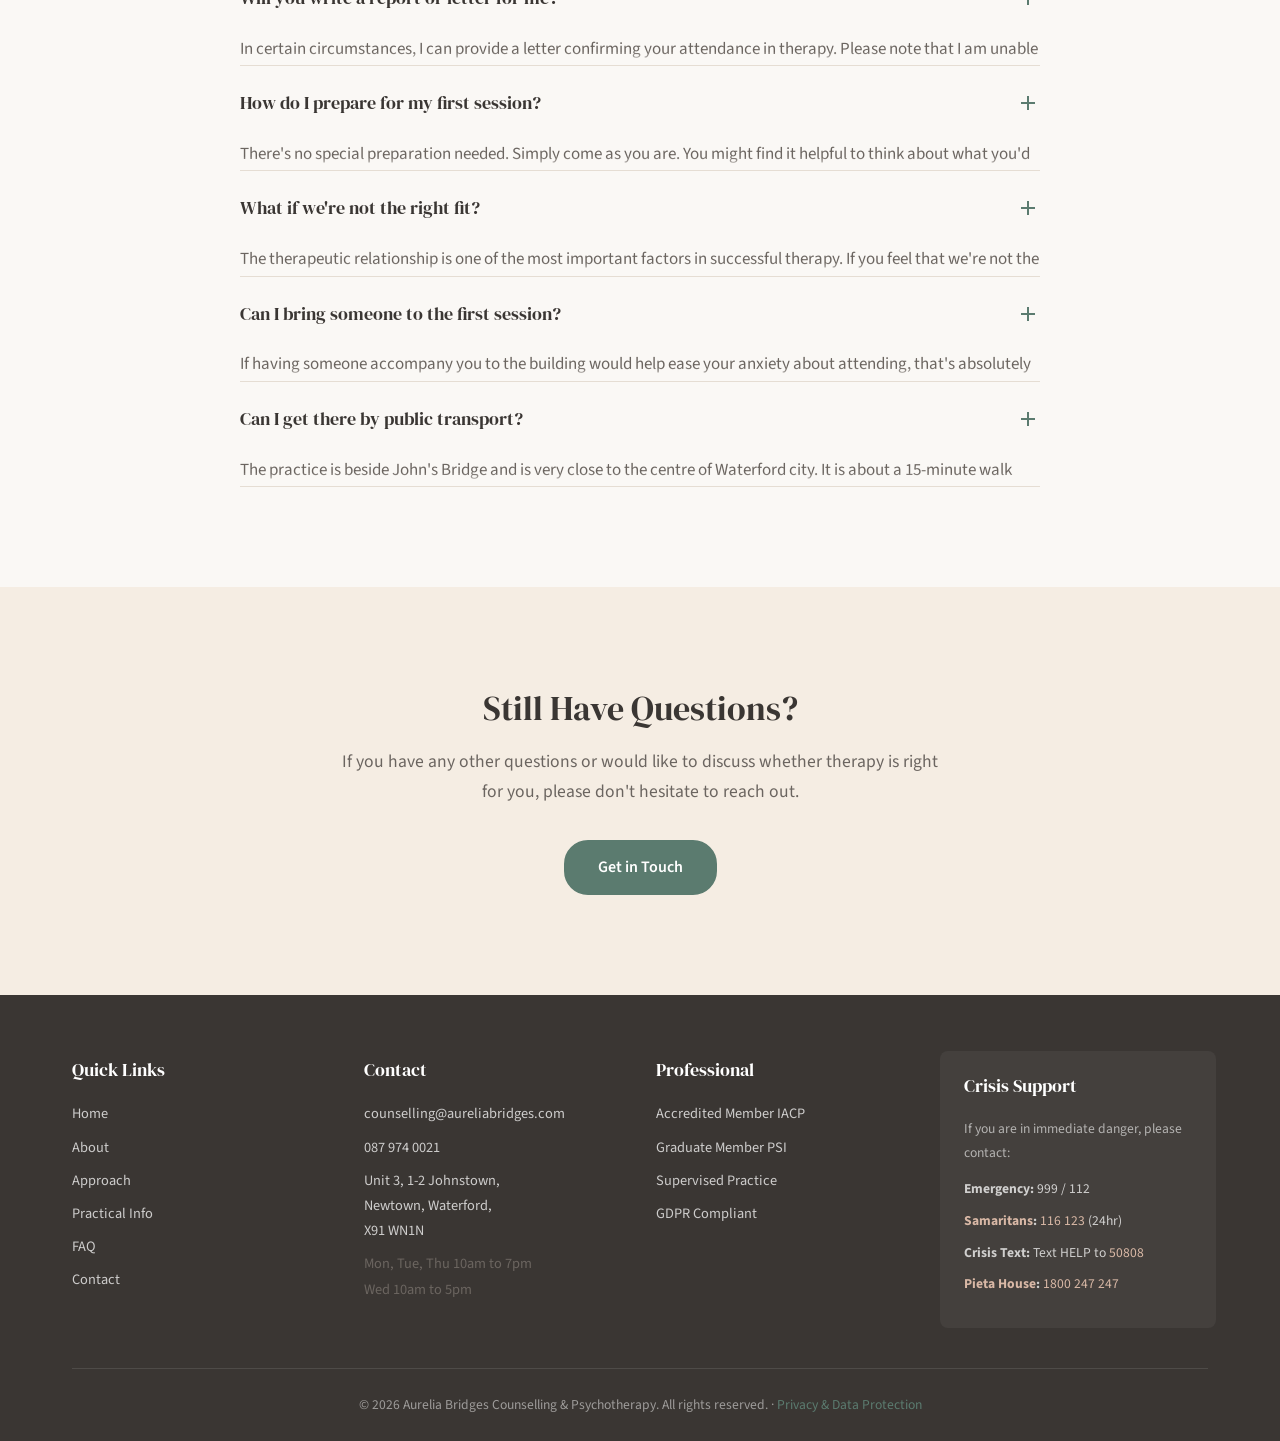
<file: faq.html>
<!DOCTYPE html>
<html lang="en-IE">
<head>
  <meta charset="UTF-8">
  <meta name="viewport" content="width=device-width, initial-scale=1.0">
  <title>Frequently Asked Questions | Aurelia Bridges Counselling</title>
  <meta name="description" content="Common questions about counselling and psychotherapy answered. Learn what to expect from therapy with Aurelia Bridges in Waterford.">
  <link rel="canonical" href="https://aureliabridges.com/faq.html">

  <!-- Open Graph -->
  <meta property="og:title" content="Frequently Asked Questions | Aurelia Bridges Counselling">
  <meta property="og:description" content="Common questions about counselling and psychotherapy answered. Learn what to expect from therapy with Aurelia Bridges in Waterford.">
  <meta property="og:url" content="https://aureliabridges.com/faq.html">
  <meta property="og:type" content="website">
  <meta property="og:site_name" content="Aurelia Bridges Counselling &amp; Psychotherapy">
  <meta property="og:locale" content="en_IE">
  <meta property="og:image" content="https://aureliabridges.com/og-image.jpg">
  <meta property="og:image:width" content="1200">
  <meta property="og:image:height" content="630">
  <meta property="og:image:alt" content="Aurelia Bridges, M.Psy., MIACP. Psychotherapy and counselling in Waterford">
  <meta name="twitter:card" content="summary_large_image">
  <meta name="twitter:title" content="Frequently Asked Questions">
  <meta name="twitter:description" content="Common questions about counselling and psychotherapy answered, and what to expect from therapy with Aurelia Bridges in Waterford.">
  <meta name="twitter:image" content="https://aureliabridges.com/og-image.jpg">

  <!-- Favicon -->
  <link rel="icon" href="/favicon.ico" sizes="32x32">
  <link rel="icon" href="/favicon-96.png" type="image/png" sizes="96x96">
  <link rel="icon" href="/icon.svg" type="image/svg+xml">
  <link rel="apple-touch-icon" href="/apple-touch-icon.png">
  <link rel="manifest" href="/site.webmanifest">
  <meta name="theme-color" content="#5B7B6F">

  <!-- Google Fonts -->
  <link rel="preconnect" href="https://fonts.googleapis.com">
  <link rel="preconnect" href="https://fonts.gstatic.com" crossorigin>
  <link href="https://fonts.googleapis.com/css2?family=DM+Serif+Display&family=Source+Sans+3:ital,wght@0,300..900;1,300..900&display=swap" rel="stylesheet">

  <!-- Stylesheet -->
  <link rel="stylesheet" href="styles.css">


  <script type="application/ld+json">
  {
    "@context": "https://schema.org",
    "@graph": [
      {
        "@type": [
          "ProfessionalService",
          "MedicalBusiness"
        ],
        "@id": "https://aureliabridges.com/#practice",
        "name": "Aurelia Bridges Counselling & Psychotherapy",
        "alternateName": "Counselling & Psychotherapy Aurelia Bridges",
        "url": "https://aureliabridges.com/",
        "telephone": "+353879740021",
        "email": "counselling@aureliabridges.com",
        "image": "https://aureliabridges.com/og-image.jpg",
        "logo": "https://aureliabridges.com/favicon-192.png",
        "priceRange": "€80-€100",
        "currenciesAccepted": "EUR",
        "paymentAccepted": "Cash, Bank transfer, Revolut",
        "address": {
          "@type": "PostalAddress",
          "streetAddress": "Unit 3, 1-2 Johnstown",
          "addressLocality": "Newtown, Waterford",
          "addressRegion": "Co. Waterford",
          "postalCode": "X91 WN1N",
          "addressCountry": "IE"
        },
        "geo": {
          "@type": "GeoCoordinates",
          "latitude": 52.2562625,
          "longitude": -7.1102997
        },
        "hasMap": "https://maps.google.com/?cid=10024760264621159873",
        "openingHoursSpecification": [
          {
            "@type": "OpeningHoursSpecification",
            "dayOfWeek": [
              "Monday",
              "Tuesday",
              "Thursday"
            ],
            "opens": "10:00",
            "closes": "19:00"
          },
          {
            "@type": "OpeningHoursSpecification",
            "dayOfWeek": "Wednesday",
            "opens": "10:00",
            "closes": "17:00"
          },
          {
            "@type": "OpeningHoursSpecification",
            "dayOfWeek": [
              "Friday",
              "Saturday",
              "Sunday"
            ],
            "opens": "00:00",
            "closes": "00:00"
          }
        ],
        "areaServed": [
          {
            "@type": "City",
            "name": "Waterford"
          },
          {
            "@type": "AdministrativeArea",
            "name": "County Waterford"
          },
          {
            "@type": "Country",
            "name": "Ireland"
          }
        ],
        "availableLanguage": {
          "@type": "Language",
          "name": "English"
        },
        "founder": {
          "@id": "https://aureliabridges.com/#aurelia"
        },
        "employee": {
          "@id": "https://aureliabridges.com/#aurelia"
        },
        "sameAs": [
          "https://maps.google.com/?cid=10024760264621159873",
          "https://maps.app.goo.gl/FZ3iHazN96oTNSTk6",
          "https://www.google.com/search?kgmid=/g/11n3wxq5xz",
          "https://www.iacp.ie/",
          "https://www.psychologicalsociety.ie/"
        ],
        "hasOfferCatalog": {
          "@type": "OfferCatalog",
          "name": "Therapy services",
          "itemListElement": [
            {
              "@type": "Offer",
              "itemOffered": {
                "@type": "Service",
                "name": "Individual psychotherapy"
              },
              "price": "80",
              "priceCurrency": "EUR",
              "priceSpecification": {
                "@type": "UnitPriceSpecification",
                "price": "80",
                "priceCurrency": "EUR",
                "referenceQuantity": {
                  "@type": "QuantitativeValue",
                  "value": 60,
                  "unitCode": "MIN"
                }
              }
            },
            {
              "@type": "Offer",
              "itemOffered": {
                "@type": "Service",
                "name": "Couples psychotherapy"
              },
              "price": "100",
              "priceCurrency": "EUR",
              "priceSpecification": {
                "@type": "UnitPriceSpecification",
                "price": "100",
                "priceCurrency": "EUR",
                "referenceQuantity": {
                  "@type": "QuantitativeValue",
                  "value": 60,
                  "unitCode": "MIN"
                }
              }
            }
          ]
        }
      },
      {
        "@type": "Person",
        "@id": "https://aureliabridges.com/#aurelia",
        "name": "Aurelia Bridges",
        "honorificSuffix": "M.Psy., MIACP",
        "jobTitle": "Psychotherapist",
        "description": "Accredited member of the Irish Association for Counselling and Psychotherapy (IACP) and graduate member of the Psychological Society of Ireland (PSI). Holds a Master of Psychology and a Diploma in Gestalt Therapy.",
        "url": "https://aureliabridges.com/about.html",
        "image": "https://aureliabridges.com/images/aurelia-profile.jpeg",
        "worksFor": {
          "@id": "https://aureliabridges.com/#practice"
        },
        "memberOf": {
          "@type": "Organization",
          "name": "Irish Association for Counselling and Psychotherapy",
          "alternateName": "IACP",
          "url": "https://www.iacp.ie/"
        },
        "knowsAbout": [
          "Gestalt therapy",
          "Psychotherapy",
          "Counselling",
          "Anxiety",
          "Depression",
          "Grief and bereavement",
          "Couples therapy",
          "Trauma and PTSD",
          "Self-esteem",
          "Burnout"
        ],
        "knowsLanguage": "English",
        "sameAs": [
          "https://maps.google.com/?cid=10024760264621159873",
          "https://maps.app.goo.gl/FZ3iHazN96oTNSTk6",
          "https://www.google.com/search?kgmid=/g/11n3wxq5xz"
        ]
      },
      {
        "@type": "WebSite",
        "@id": "https://aureliabridges.com/#website",
        "url": "https://aureliabridges.com/",
        "name": "Aurelia Bridges Counselling & Psychotherapy",
        "inLanguage": "en-IE",
        "publisher": {
          "@id": "https://aureliabridges.com/#practice"
        }
      },
      {
        "@type": "WebPage",
        "@id": "https://aureliabridges.com/faq.html#page",
        "url": "https://aureliabridges.com/faq.html",
        "name": "Frequently Asked Questions",
        "description": "Common questions about counselling and psychotherapy answered, and what to expect from therapy with Aurelia Bridges in Waterford.",
        "isPartOf": {
          "@id": "https://aureliabridges.com/#website"
        },
        "about": {
          "@id": "https://aureliabridges.com/#practice"
        },
        "dateModified": "2026-10-12",
        "inLanguage": "en-IE"
      },
      {
        "@type": "BreadcrumbList",
        "itemListElement": [
          {
            "@type": "ListItem",
            "position": 1,
            "name": "Home",
            "item": "https://aureliabridges.com/"
          },
          {
            "@type": "ListItem",
            "position": 2,
            "name": "Frequently Asked Questions",
            "item": "https://aureliabridges.com/faq.html"
          }
        ]
      },
      {
        "@context": "https://schema.org",
        "@type": "FAQPage",
        "mainEntity": [
          {
            "@type": "Question",
            "name": "How do I know if counselling is right for me?",
            "acceptedAnswer": {
              "@type": "Answer",
              "text": "If you're experiencing emotional difficulties, feeling stuck, or simply want to understand yourself better, counselling may be helpful. You don't need to be in crisis to seek support. Many people find therapy beneficial during times of change, stress, or when they want to develop a deeper understanding of themselves. If you're unsure, you're welcome to get in touch for a brief chat before committing to a session."
            }
          },
          {
            "@type": "Question",
            "name": "What is the difference between counselling and psychotherapy?",
            "acceptedAnswer": {
              "@type": "Answer",
              "text": "Counselling and psychotherapy overlap significantly, and the terms are often used interchangeably. Generally, counselling may focus more on specific issues or immediate concerns, while psychotherapy tends to explore deeper patterns and longer-standing difficulties. In practice, I work flexibly across both, tailoring my approach to what you need."
            }
          },
          {
            "@type": "Question",
            "name": "What happens in the first session?",
            "acceptedAnswer": {
              "@type": "Answer",
              "text": "The first session is an opportunity for us to meet, for you to share what brings you to therapy, and for us to discuss how we might work together. I'll explain how therapy works, discuss confidentiality, and answer any questions you have. There's no pressure to share more than you're comfortable with. The first session is also a chance for you to see whether you feel comfortable working with me."
            }
          },
          {
            "@type": "Question",
            "name": "How long will I need therapy for?",
            "acceptedAnswer": {
              "@type": "Answer",
              "text": "This varies from person to person. Some people find that a few sessions are enough to work through a specific issue, while others benefit from longer-term therapy. We'll discuss your goals and review progress together. You are always free to end therapy whenever you choose."
            }
          },
          {
            "@type": "Question",
            "name": "Is everything confidential?",
            "acceptedAnswer": {
              "@type": "Answer",
              "text": "Yes, with a small number of exceptions. Everything shared in therapy is confidential, except in cases where there is a risk of serious harm to you or someone else, where disclosure is required by law, or in clinical supervision (where your identity is always protected). I will explain the limits of confidentiality fully in our first session."
            }
          },
          {
            "@type": "Question",
            "name": "What if I feel worse after starting therapy?",
            "acceptedAnswer": {
              "@type": "Answer",
              "text": "It's not uncommon to feel a range of emotions after therapy sessions, including sometimes feeling temporarily worse before feeling better. Exploring difficult experiences can bring up strong feelings. This is a normal part of the therapeutic process, and we'll work through it together at your pace. If you're ever concerned, please raise it with me. Your wellbeing is always the priority."
            }
          },
          {
            "@type": "Question",
            "name": "Can I contact you between sessions?",
            "acceptedAnswer": {
              "@type": "Answer",
              "text": "You can contact me by email, phone, or text between sessions for practical matters such as scheduling. I may not always be able to respond immediately, but I will get back to you as soon as I can. Please note that email and text are not suitable for urgent or crisis communication."
            }
          },
          {
            "@type": "Question",
            "name": "Do you prescribe medication?",
            "acceptedAnswer": {
              "@type": "Answer",
              "text": "No. As a psychotherapist, I do not prescribe medication. If I believe medication might be helpful, I may suggest that you speak with your GP. Therapy and medication can work well together, and I'm happy to liaise with your GP with your permission."
            }
          },
          {
            "@type": "Question",
            "name": "Will you write a report or letter for me?",
            "acceptedAnswer": {
              "@type": "Answer",
              "text": "In certain circumstances, I can provide a letter confirming your attendance in therapy. Please note that I am unable to provide diagnostic assessments, medical reports, or legal reports. If you need a specific type of report, please discuss this with me and I can advise on the best course of action."
            }
          },
          {
            "@type": "Question",
            "name": "How do I prepare for my first session?",
            "acceptedAnswer": {
              "@type": "Answer",
              "text": "There's no special preparation needed. Simply come as you are. You might find it helpful to think about what you'd like to get from therapy, but this isn't essential. We can explore this together. Wear comfortable clothing, and try to arrive a few minutes early so you can settle in."
            }
          },
          {
            "@type": "Question",
            "name": "What if we're not the right fit?",
            "acceptedAnswer": {
              "@type": "Answer",
              "text": "The therapeutic relationship is one of the most important factors in successful therapy. If you feel that we're not the right fit, I encourage you to let me know. I won't take it personally, and I can help you find another therapist who may be better suited to your needs. Your comfort and progress matter most."
            }
          },
          {
            "@type": "Question",
            "name": "Can I bring someone to the first session?",
            "acceptedAnswer": {
              "@type": "Answer",
              "text": "If having someone accompany you to the building would help ease your anxiety about attending, that's absolutely fine. However, therapy sessions themselves are conducted one-to-one (or as a couple for couples therapy)."
            }
          },
          {
            "@type": "Question",
            "name": "Can I get there by public transport?",
            "acceptedAnswer": {
              "@type": "Answer",
              "text": "The practice is beside John's Bridge and is very close to the centre of Waterford city. It is about a 15-minute walk from Waterford Bus Station. Buses W1, W2, W3, W4, W5, 360, 360A, 354 and JJ Kavanagh 736 stop nearby at Parnell Street (Rapid Cabs) or John Street. If you're unsure about transport options, please get in touch and I'll be happy to help."
            }
          }
        ]
      }
    ]
  }
  </script>
</head>
<body>

  <!-- Skip Link -->
  <a href="#main-content" class="skip-link">Skip to main content</a>

  <!-- Header -->
  <header class="site-header" role="banner">
    <div class="container">
      <a href="index.html" class="logo" aria-label="Aurelia Bridges - Home">
        <span class="logo-text">Aurelia Bridges</span>
        <span class="logo-subtitle">Counselling &amp; Psychotherapy</span>
      </a>
      <nav class="main-nav" id="main-nav" role="navigation" aria-label="Main navigation">
        <ul class="nav-list">
          <li><a href="index.html" class="nav-link">Home</a></li>
          <li><a href="about.html" class="nav-link">About</a></li>
          <li><a href="approach.html" class="nav-link">Approach</a></li>
          <li><a href="practical.html" class="nav-link">Practical Info</a></li>
          <li><a href="faq.html" class="nav-link active">FAQ</a></li>
          <li><a href="contact.html" class="nav-link nav-cta">Get in Touch</a></li>
        </ul>
      </nav>
      <button class="menu-toggle" id="menu-toggle" aria-label="Toggle navigation menu" aria-expanded="false">
        <span class="menu-bar"></span>
        <span class="menu-bar"></span>
        <span class="menu-bar"></span>
      </button>
    </div>
  </header>
  <div class="nav-overlay" id="nav-overlay"></div>

  <!-- Main Content -->
  <main id="main-content">

    <!-- Page Hero -->
    <section class="page-hero">
      <div class="container">
        <h1>Frequently Asked Questions</h1>
        <p>Answers to common questions about therapy, sessions, and what to expect</p>
        <hr class="section-divider">
      </div>
    </section>

    <!-- FAQ Accordion -->
    <section class="section">
      <div class="container">
        <div class="faq-list">

          <div class="faq-item fade-in active">
            <button class="faq-question" aria-expanded="true" aria-controls="faq-a1" id="faq-q1">
              How do I know if counselling is right for me?
              <svg class="faq-icon" viewBox="0 0 24 24" fill="none" stroke="currentColor" stroke-width="2">
                <line x1="12" y1="5" x2="12" y2="19"></line>
                <line x1="5" y1="12" x2="19" y2="12"></line>
              </svg>
            </button>
            <div class="faq-answer" id="faq-a1" role="region" aria-labelledby="faq-q1">
              <div class="faq-answer-inner">
                <p>If you're experiencing emotional difficulties, feeling stuck, or simply want to understand yourself better, counselling may be helpful. You don't need to be in crisis to seek support. Many people find therapy beneficial during times of change, stress, or when they want to develop a deeper understanding of themselves. If you're unsure, you're welcome to get in touch for a brief chat before committing to a session.</p>
              </div>
            </div>
          </div>

          <div class="faq-item fade-in active">
            <button class="faq-question" aria-expanded="true" aria-controls="faq-a2" id="faq-q2">
              What is the difference between counselling and psychotherapy?
              <svg class="faq-icon" viewBox="0 0 24 24" fill="none" stroke="currentColor" stroke-width="2">
                <line x1="12" y1="5" x2="12" y2="19"></line>
                <line x1="5" y1="12" x2="19" y2="12"></line>
              </svg>
            </button>
            <div class="faq-answer" id="faq-a2" role="region" aria-labelledby="faq-q2">
              <div class="faq-answer-inner">
                <p>Counselling and psychotherapy overlap significantly, and the terms are often used interchangeably. Generally, counselling may focus more on specific issues or immediate concerns, while psychotherapy tends to explore deeper patterns and longer-standing difficulties. In practice, I work flexibly across both, tailoring my approach to what you need.</p>
              </div>
            </div>
          </div>

          <div class="faq-item fade-in">
            <button class="faq-question" aria-expanded="false" aria-controls="faq-a3" id="faq-q3">
              What happens in the first session?
              <svg class="faq-icon" viewBox="0 0 24 24" fill="none" stroke="currentColor" stroke-width="2">
                <line x1="12" y1="5" x2="12" y2="19"></line>
                <line x1="5" y1="12" x2="19" y2="12"></line>
              </svg>
            </button>
            <div class="faq-answer" id="faq-a3" role="region" aria-labelledby="faq-q3">
              <div class="faq-answer-inner">
                <p>The first session is an opportunity for us to meet, for you to share what brings you to therapy, and for us to discuss how we might work together. I'll explain how therapy works, discuss confidentiality, and answer any questions you have. There's no pressure to share more than you're comfortable with. The first session is also a chance for you to see whether you feel comfortable working with me.</p>
              </div>
            </div>
          </div>

          <div class="faq-item fade-in">
            <button class="faq-question" aria-expanded="false" aria-controls="faq-a4" id="faq-q4">
              How long will I need therapy for?
              <svg class="faq-icon" viewBox="0 0 24 24" fill="none" stroke="currentColor" stroke-width="2">
                <line x1="12" y1="5" x2="12" y2="19"></line>
                <line x1="5" y1="12" x2="19" y2="12"></line>
              </svg>
            </button>
            <div class="faq-answer" id="faq-a4" role="region" aria-labelledby="faq-q4">
              <div class="faq-answer-inner">
                <p>This varies from person to person. Some people find that a few sessions are enough to work through a specific issue, while others benefit from longer-term therapy. We'll discuss your goals and review progress together. You are always free to end therapy whenever you choose.</p>
              </div>
            </div>
          </div>

          <div class="faq-item fade-in">
            <button class="faq-question" aria-expanded="false" aria-controls="faq-a5" id="faq-q5">
              Is everything confidential?
              <svg class="faq-icon" viewBox="0 0 24 24" fill="none" stroke="currentColor" stroke-width="2">
                <line x1="12" y1="5" x2="12" y2="19"></line>
                <line x1="5" y1="12" x2="19" y2="12"></line>
              </svg>
            </button>
            <div class="faq-answer" id="faq-a5" role="region" aria-labelledby="faq-q5">
              <div class="faq-answer-inner">
                <p>Yes, with a small number of exceptions. Everything shared in therapy is confidential, except in cases where there is a risk of serious harm to you or someone else, where disclosure is required by law, or in clinical supervision (where your identity is always protected). I will explain the limits of confidentiality fully in our first session.</p>
              </div>
            </div>
          </div>

          <div class="faq-item fade-in">
            <button class="faq-question" aria-expanded="false" aria-controls="faq-a6" id="faq-q6">
              What if I feel worse after starting therapy?
              <svg class="faq-icon" viewBox="0 0 24 24" fill="none" stroke="currentColor" stroke-width="2">
                <line x1="12" y1="5" x2="12" y2="19"></line>
                <line x1="5" y1="12" x2="19" y2="12"></line>
              </svg>
            </button>
            <div class="faq-answer" id="faq-a6" role="region" aria-labelledby="faq-q6">
              <div class="faq-answer-inner">
                <p>It's not uncommon to feel a range of emotions after therapy sessions, including sometimes feeling temporarily worse before feeling better. Exploring difficult experiences can bring up strong feelings. This is a normal part of the therapeutic process, and we'll work through it together at your pace. If you're ever concerned, please raise it with me. Your wellbeing is always the priority.</p>
              </div>
            </div>
          </div>

          <div class="faq-item fade-in">
            <button class="faq-question" aria-expanded="false" aria-controls="faq-a7" id="faq-q7">
              Can I contact you between sessions?
              <svg class="faq-icon" viewBox="0 0 24 24" fill="none" stroke="currentColor" stroke-width="2">
                <line x1="12" y1="5" x2="12" y2="19"></line>
                <line x1="5" y1="12" x2="19" y2="12"></line>
              </svg>
            </button>
            <div class="faq-answer" id="faq-a7" role="region" aria-labelledby="faq-q7">
              <div class="faq-answer-inner">
                <p>You can contact me by email, phone, or text between sessions for practical matters such as scheduling. I may not always be able to respond immediately, but I will get back to you as soon as I can. Please note that email and text are not suitable for urgent or crisis communication.</p>
              </div>
            </div>
          </div>

          <div class="faq-item fade-in">
            <button class="faq-question" aria-expanded="false" aria-controls="faq-a8" id="faq-q8">
              Do you prescribe medication?
              <svg class="faq-icon" viewBox="0 0 24 24" fill="none" stroke="currentColor" stroke-width="2">
                <line x1="12" y1="5" x2="12" y2="19"></line>
                <line x1="5" y1="12" x2="19" y2="12"></line>
              </svg>
            </button>
            <div class="faq-answer" id="faq-a8" role="region" aria-labelledby="faq-q8">
              <div class="faq-answer-inner">
                <p>No. As a psychotherapist, I do not prescribe medication. If I believe medication might be helpful, I may suggest that you speak with your GP. Therapy and medication can work well together, and I'm happy to liaise with your GP with your permission.</p>
              </div>
            </div>
          </div>

          <div class="faq-item fade-in">
            <button class="faq-question" aria-expanded="false" aria-controls="faq-a9" id="faq-q9">
              Will you write a report or letter for me?
              <svg class="faq-icon" viewBox="0 0 24 24" fill="none" stroke="currentColor" stroke-width="2">
                <line x1="12" y1="5" x2="12" y2="19"></line>
                <line x1="5" y1="12" x2="19" y2="12"></line>
              </svg>
            </button>
            <div class="faq-answer" id="faq-a9" role="region" aria-labelledby="faq-q9">
              <div class="faq-answer-inner">
                <p>In certain circumstances, I can provide a letter confirming your attendance in therapy. Please note that I am unable to provide diagnostic assessments, medical reports, or legal reports. If you need a specific type of report, please discuss this with me and I can advise on the best course of action.</p>
              </div>
            </div>
          </div>

          <div class="faq-item fade-in">
            <button class="faq-question" aria-expanded="false" aria-controls="faq-a10" id="faq-q10">
              How do I prepare for my first session?
              <svg class="faq-icon" viewBox="0 0 24 24" fill="none" stroke="currentColor" stroke-width="2">
                <line x1="12" y1="5" x2="12" y2="19"></line>
                <line x1="5" y1="12" x2="19" y2="12"></line>
              </svg>
            </button>
            <div class="faq-answer" id="faq-a10" role="region" aria-labelledby="faq-q10">
              <div class="faq-answer-inner">
                <p>There's no special preparation needed. Simply come as you are. You might find it helpful to think about what you'd like to get from therapy, but this isn't essential. We can explore this together. Wear comfortable clothing, and try to arrive a few minutes early so you can settle in.</p>
              </div>
            </div>
          </div>

          <div class="faq-item fade-in">
            <button class="faq-question" aria-expanded="false" aria-controls="faq-a11" id="faq-q11">
              What if we're not the right fit?
              <svg class="faq-icon" viewBox="0 0 24 24" fill="none" stroke="currentColor" stroke-width="2">
                <line x1="12" y1="5" x2="12" y2="19"></line>
                <line x1="5" y1="12" x2="19" y2="12"></line>
              </svg>
            </button>
            <div class="faq-answer" id="faq-a11" role="region" aria-labelledby="faq-q11">
              <div class="faq-answer-inner">
                <p>The therapeutic relationship is one of the most important factors in successful therapy. If you feel that we're not the right fit, I encourage you to let me know. I won't take it personally, and I can help you find another therapist who may be better suited to your needs. Your comfort and progress matter most.</p>
              </div>
            </div>
          </div>

          <div class="faq-item fade-in">
            <button class="faq-question" aria-expanded="false" aria-controls="faq-a12" id="faq-q12">
              Can I bring someone to the first session?
              <svg class="faq-icon" viewBox="0 0 24 24" fill="none" stroke="currentColor" stroke-width="2">
                <line x1="12" y1="5" x2="12" y2="19"></line>
                <line x1="5" y1="12" x2="19" y2="12"></line>
              </svg>
            </button>
            <div class="faq-answer" id="faq-a12" role="region" aria-labelledby="faq-q12">
              <div class="faq-answer-inner">
                <p>If having someone accompany you to the building would help ease your anxiety about attending, that's absolutely fine. However, therapy sessions themselves are conducted one-to-one (or as a couple for couples therapy).</p>
              </div>
            </div>
          </div>

          <div class="faq-item fade-in">
            <button class="faq-question" aria-expanded="false" aria-controls="faq-a13" id="faq-q13">
              Can I get there by public transport?
              <svg class="faq-icon" viewBox="0 0 24 24" fill="none" stroke="currentColor" stroke-width="2">
                <line x1="12" y1="5" x2="12" y2="19"></line>
                <line x1="5" y1="12" x2="19" y2="12"></line>
              </svg>
            </button>
            <div class="faq-answer" id="faq-a13" role="region" aria-labelledby="faq-q13">
              <div class="faq-answer-inner">
                <p>The practice is beside John's Bridge and is very close to the centre of Waterford city. It is about a 15-minute walk from Waterford Bus Station. Buses W1, W2, W3, W4, W5, 360, 360A, 354 and JJ Kavanagh 736 stop nearby at Parnell Street (Rapid Cabs) or John Street. If you're unsure about transport options, please get in touch and I'll be happy to help.</p>
              </div>
            </div>
          </div>


        </div>
      </div>
    </section>

    <!-- CTA Section -->
    <section class="section cta-section section-warm">
      <div class="container">
        <h2>Still Have Questions?</h2>
        <p>If you have any other questions or would like to discuss whether therapy is right for you, please don't hesitate to reach out.</p>
        <a href="contact.html" class="btn btn-primary">Get in Touch</a>
      </div>
    </section>

  </main>

  <!-- Footer -->
  <footer class="site-footer" role="contentinfo">
    <div class="container">
      <div class="footer-grid">
        <div class="footer-col">
          <h3>Quick Links</h3>
          <ul>
            <li><a href="index.html">Home</a></li>
            <li><a href="about.html">About</a></li>
            <li><a href="approach.html">Approach</a></li>
            <li><a href="practical.html">Practical Info</a></li>
            <li><a href="faq.html">FAQ</a></li>
            <li><a href="contact.html">Contact</a></li>
          </ul>
        </div>
        <div class="footer-col">
          <h3>Contact</h3>
          <ul>
            <li><a href="mailto:counselling@aureliabridges.com">counselling@aureliabridges.com</a></li>
            <li><a href="tel:+353879740021">087 974 0021</a></li>
            <li>Unit 3, 1-2 Johnstown,<br>Newtown, Waterford,<br>X91 WN1N</li>
            <li class="footer-hours">Mon, Tue, Thu 10am to 7pm<br>Wed 10am to 5pm</li>
          </ul>
        </div>
        <div class="footer-col">
          <h3>Professional</h3>
          <ul>
            <li><a href="https://www.iacp.ie/" rel="noopener">Accredited Member IACP</a></li>
            <li><a href="https://www.psychologicalsociety.ie/" rel="noopener">Graduate Member PSI</a></li>
            <li>Supervised Practice</li>
            <li>GDPR Compliant</li>
          </ul>
        </div>
        <div class="footer-col footer-crisis">
          <h3>Crisis Support</h3>
          <p>If you are in immediate danger, please contact:</p>
          <ul>
            <li><strong>Emergency:</strong> 999 / 112</li>
            <li><strong><a href="https://www.samaritans.org/ireland/" rel="noopener">Samaritans</a>:</strong> <a href="tel:116123">116 123</a> (24hr)</li>
            <li><strong>Crisis Text:</strong> Text HELP to <a href="sms:50808">50808</a></li>
            <li><strong><a href="https://www.pieta.ie/" rel="noopener">Pieta House</a>:</strong> <a href="tel:1800247247">1800 247 247</a></li>
          </ul>
        </div>
      </div>
      <div class="footer-bottom">
        <p>&copy; 2026 Aurelia Bridges Counselling &amp; Psychotherapy. All rights reserved. &middot; <a href="privacy.html">Privacy &amp; Data Protection</a></p>
      </div>
    </div>
  </footer>
  <script src="script.js"></script>

</body>
</html>
</file>
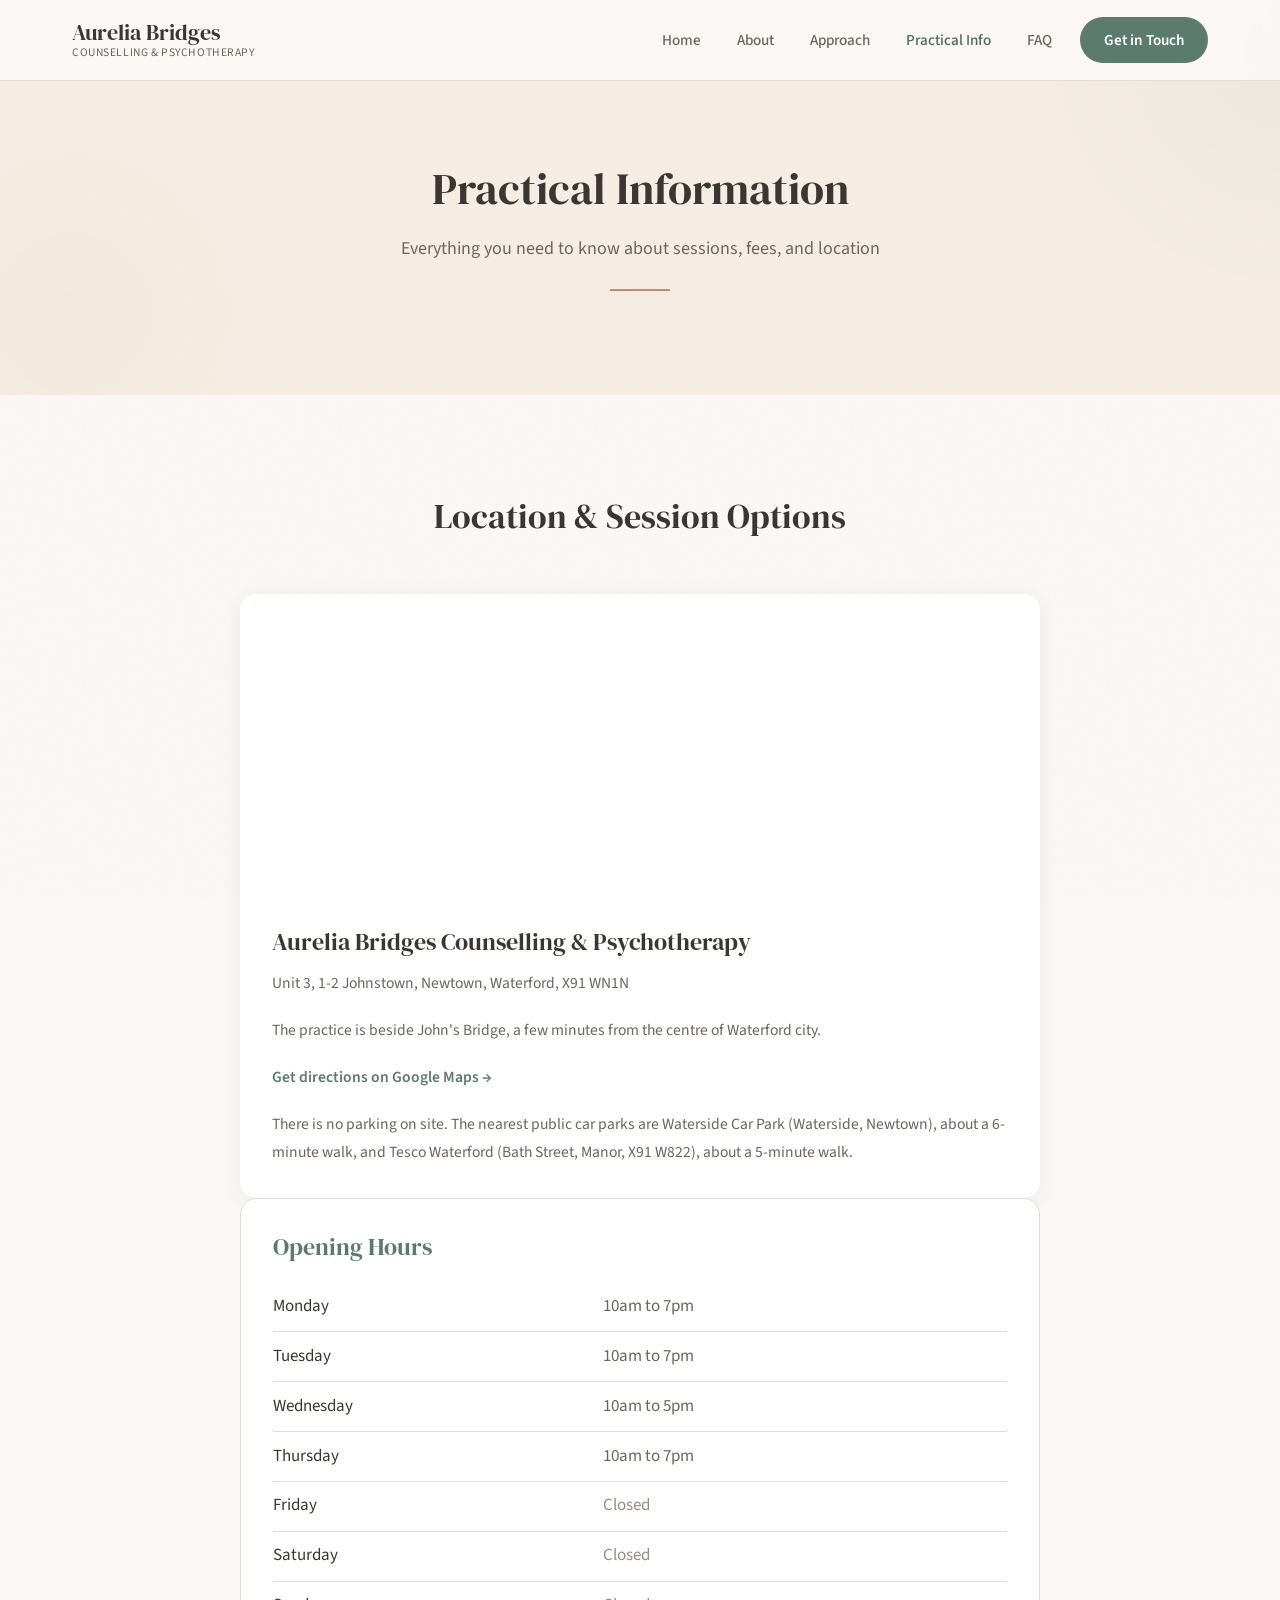
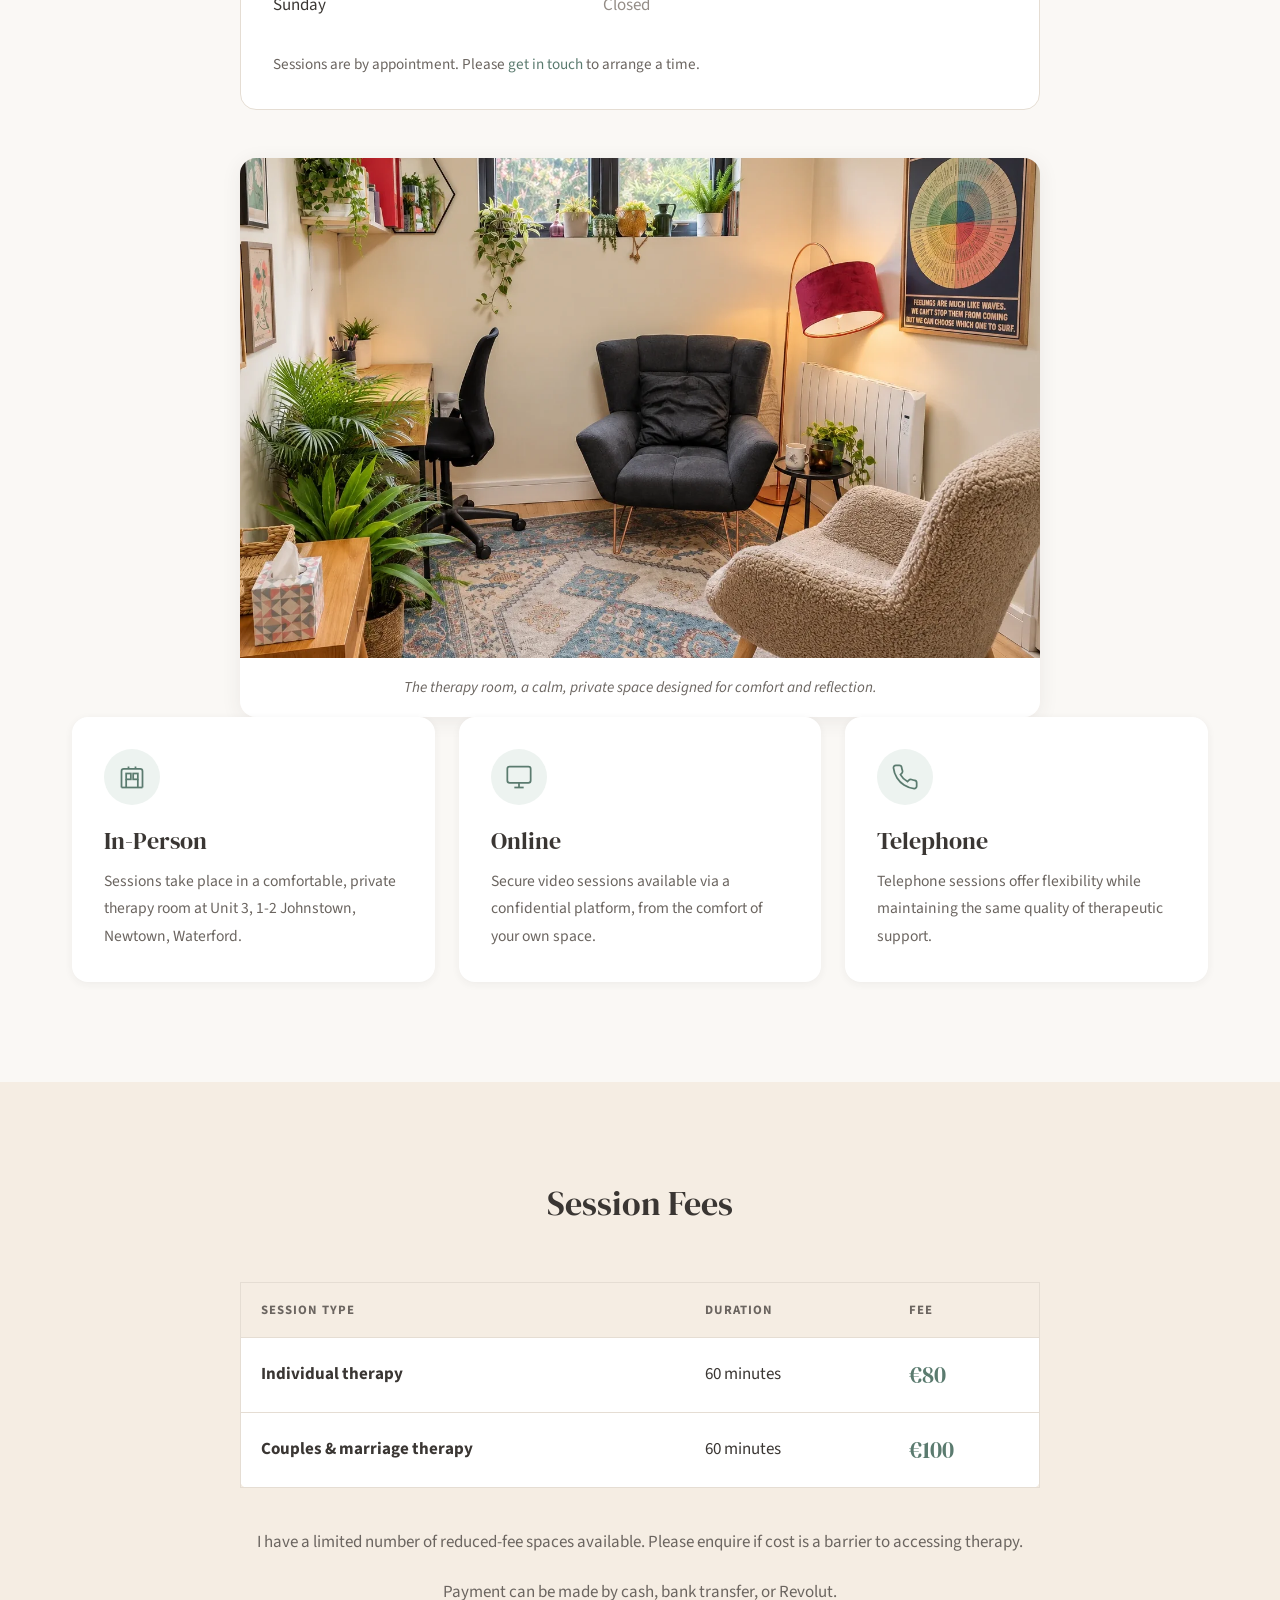
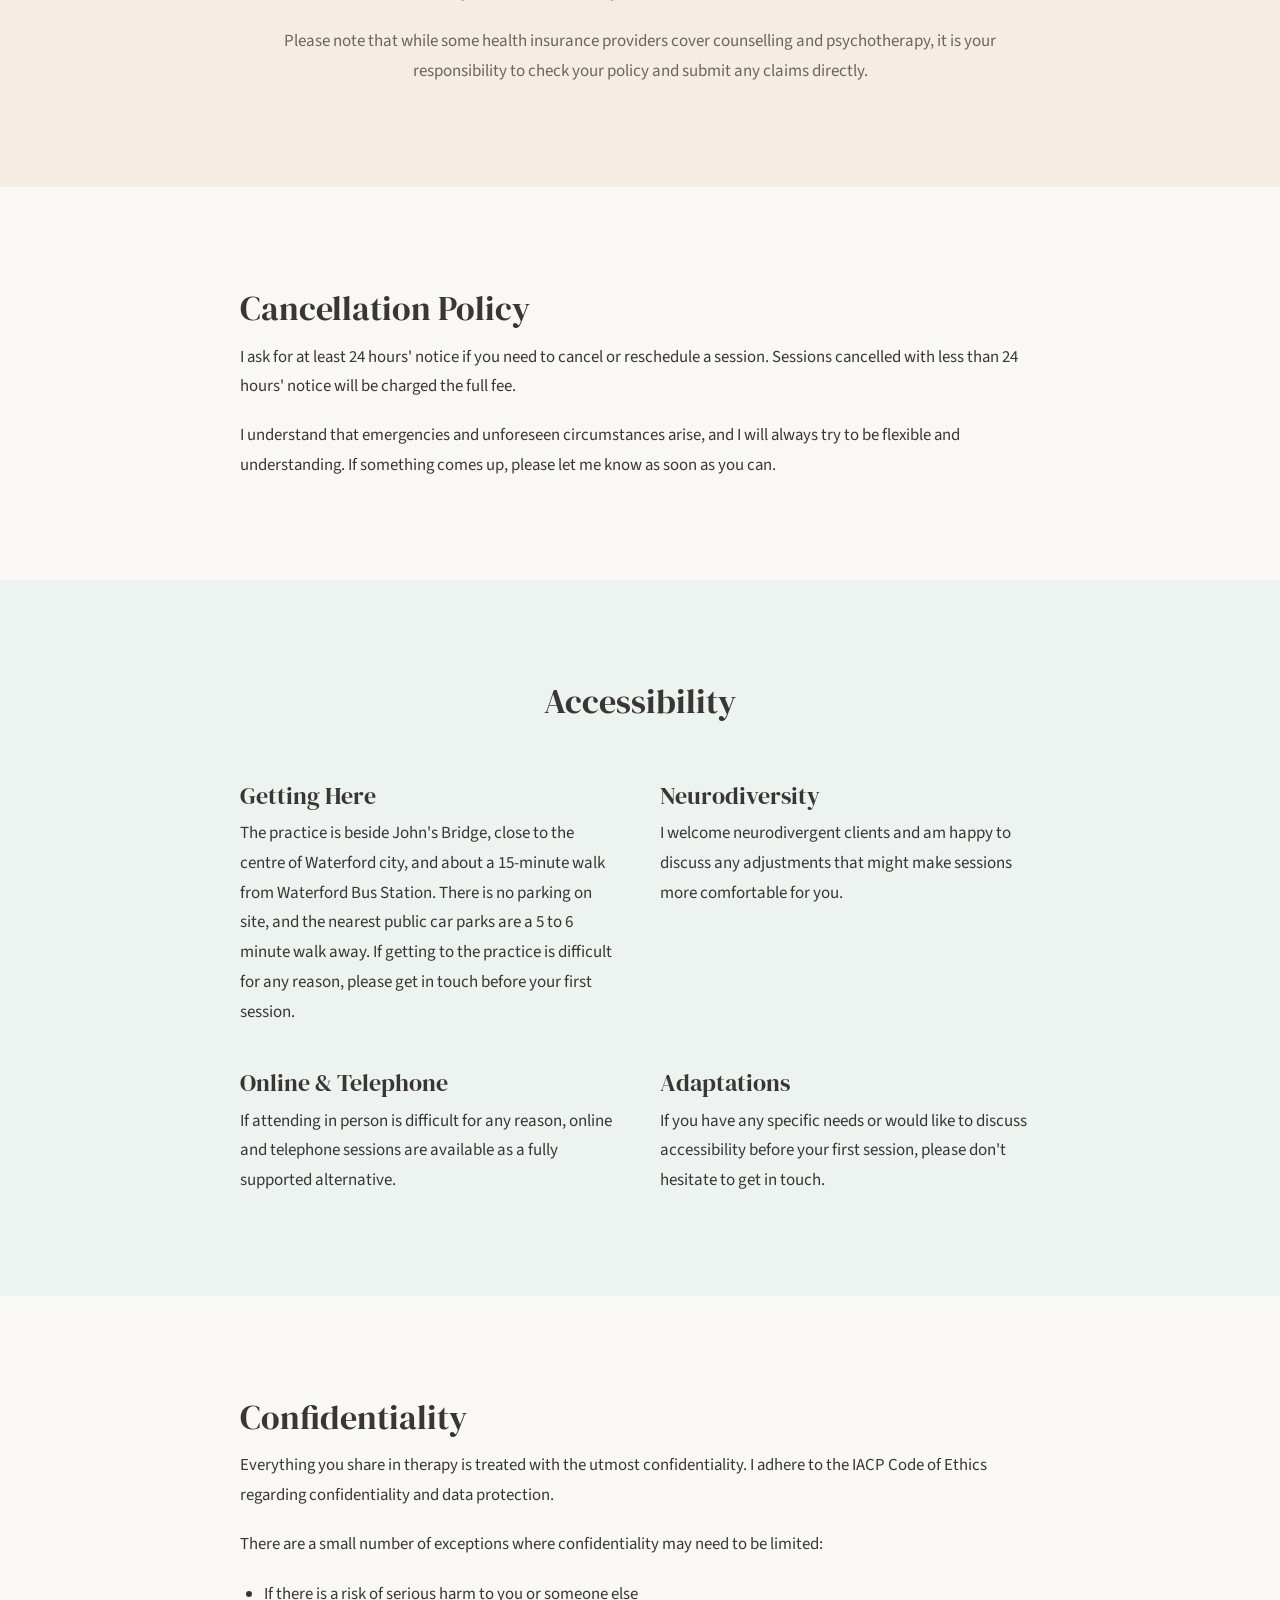
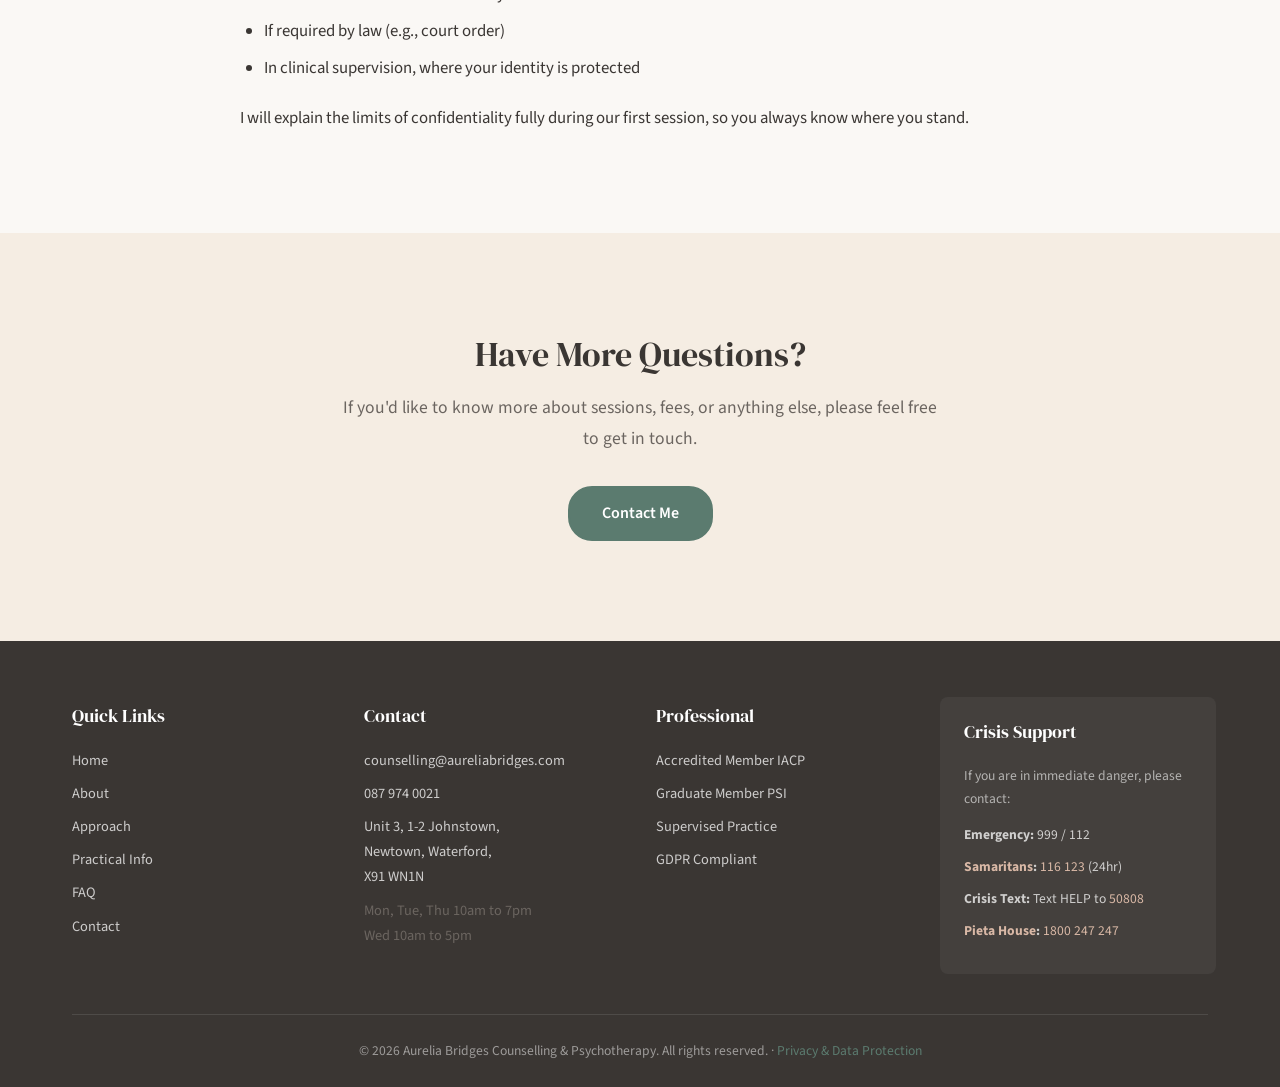
<file: practical.html>
<!DOCTYPE html>
<html lang="en-IE">
<head>
  <meta charset="UTF-8">
  <meta name="viewport" content="width=device-width, initial-scale=1.0">
  <title>Fees, Location &amp; Sessions | Aurelia Bridges Psychotherapy</title>
  <meta name="description" content="Session fees, location details, accessibility information, and cancellation policy for Aurelia Bridges Counselling & Psychotherapy in Waterford.">
  <link rel="canonical" href="https://aureliabridges.com/practical.html">

  <!-- Open Graph -->
  <meta property="og:title" content="Fees, Location &amp; Sessions | Aurelia Bridges Psychotherapy">
  <meta property="og:description" content="Session fees, location details, accessibility information, and cancellation policy for Aurelia Bridges Counselling & Psychotherapy in Waterford.">
  <meta property="og:url" content="https://aureliabridges.com/practical.html">
  <meta property="og:type" content="website">
  <meta property="og:site_name" content="Aurelia Bridges Counselling &amp; Psychotherapy">
  <meta property="og:locale" content="en_IE">
  <meta property="og:image" content="https://aureliabridges.com/og-image.jpg">
  <meta property="og:image:width" content="1200">
  <meta property="og:image:height" content="630">
  <meta property="og:image:alt" content="Aurelia Bridges, M.Psy., MIACP. Psychotherapy and counselling in Waterford">
  <meta name="twitter:card" content="summary_large_image">
  <meta name="twitter:title" content="Fees, Location & Sessions">
  <meta name="twitter:description" content="Session fees, location, accessibility and cancellation policy for Aurelia Bridges Counselling & Psychotherapy in Waterford.">
  <meta name="twitter:image" content="https://aureliabridges.com/og-image.jpg">

  <!-- Favicon -->
  <link rel="icon" href="/favicon.ico" sizes="32x32">
  <link rel="icon" href="/favicon-96.png" type="image/png" sizes="96x96">
  <link rel="icon" href="/icon.svg" type="image/svg+xml">
  <link rel="apple-touch-icon" href="/apple-touch-icon.png">
  <link rel="manifest" href="/site.webmanifest">
  <meta name="theme-color" content="#5B7B6F">

  <!-- Google Fonts -->
  <link rel="preconnect" href="https://fonts.googleapis.com">
  <link rel="preconnect" href="https://fonts.gstatic.com" crossorigin>
  <link href="https://fonts.googleapis.com/css2?family=DM+Serif+Display&family=Source+Sans+3:ital,wght@0,300..900;1,300..900&display=swap" rel="stylesheet">

  <!-- Stylesheet -->
  <link rel="stylesheet" href="styles.css">

  <script type="application/ld+json">
  {
    "@context": "https://schema.org",
    "@graph": [
      {
        "@type": [
          "ProfessionalService",
          "MedicalBusiness"
        ],
        "@id": "https://aureliabridges.com/#practice",
        "name": "Aurelia Bridges Counselling & Psychotherapy",
        "alternateName": "Counselling & Psychotherapy Aurelia Bridges",
        "url": "https://aureliabridges.com/",
        "telephone": "+353879740021",
        "email": "counselling@aureliabridges.com",
        "image": "https://aureliabridges.com/og-image.jpg",
        "logo": "https://aureliabridges.com/favicon-192.png",
        "priceRange": "€80-€100",
        "currenciesAccepted": "EUR",
        "paymentAccepted": "Cash, Bank transfer, Revolut",
        "address": {
          "@type": "PostalAddress",
          "streetAddress": "Unit 3, 1-2 Johnstown",
          "addressLocality": "Newtown, Waterford",
          "addressRegion": "Co. Waterford",
          "postalCode": "X91 WN1N",
          "addressCountry": "IE"
        },
        "geo": {
          "@type": "GeoCoordinates",
          "latitude": 52.2562625,
          "longitude": -7.1102997
        },
        "hasMap": "https://maps.google.com/?cid=10024760264621159873",
        "openingHoursSpecification": [
          {
            "@type": "OpeningHoursSpecification",
            "dayOfWeek": [
              "Monday",
              "Tuesday",
              "Thursday"
            ],
            "opens": "10:00",
            "closes": "19:00"
          },
          {
            "@type": "OpeningHoursSpecification",
            "dayOfWeek": "Wednesday",
            "opens": "10:00",
            "closes": "17:00"
          },
          {
            "@type": "OpeningHoursSpecification",
            "dayOfWeek": [
              "Friday",
              "Saturday",
              "Sunday"
            ],
            "opens": "00:00",
            "closes": "00:00"
          }
        ],
        "areaServed": [
          {
            "@type": "City",
            "name": "Waterford"
          },
          {
            "@type": "AdministrativeArea",
            "name": "County Waterford"
          },
          {
            "@type": "Country",
            "name": "Ireland"
          }
        ],
        "availableLanguage": {
          "@type": "Language",
          "name": "English"
        },
        "founder": {
          "@id": "https://aureliabridges.com/#aurelia"
        },
        "employee": {
          "@id": "https://aureliabridges.com/#aurelia"
        },
        "sameAs": [
          "https://maps.google.com/?cid=10024760264621159873",
          "https://maps.app.goo.gl/FZ3iHazN96oTNSTk6",
          "https://www.google.com/search?kgmid=/g/11n3wxq5xz",
          "https://www.iacp.ie/",
          "https://www.psychologicalsociety.ie/"
        ],
        "hasOfferCatalog": {
          "@type": "OfferCatalog",
          "name": "Therapy services",
          "itemListElement": [
            {
              "@type": "Offer",
              "itemOffered": {
                "@type": "Service",
                "name": "Individual psychotherapy"
              },
              "price": "80",
              "priceCurrency": "EUR",
              "priceSpecification": {
                "@type": "UnitPriceSpecification",
                "price": "80",
                "priceCurrency": "EUR",
                "referenceQuantity": {
                  "@type": "QuantitativeValue",
                  "value": 60,
                  "unitCode": "MIN"
                }
              }
            },
            {
              "@type": "Offer",
              "itemOffered": {
                "@type": "Service",
                "name": "Couples psychotherapy"
              },
              "price": "100",
              "priceCurrency": "EUR",
              "priceSpecification": {
                "@type": "UnitPriceSpecification",
                "price": "100",
                "priceCurrency": "EUR",
                "referenceQuantity": {
                  "@type": "QuantitativeValue",
                  "value": 60,
                  "unitCode": "MIN"
                }
              }
            }
          ]
        }
      },
      {
        "@type": "Person",
        "@id": "https://aureliabridges.com/#aurelia",
        "name": "Aurelia Bridges",
        "honorificSuffix": "M.Psy., MIACP",
        "jobTitle": "Psychotherapist",
        "description": "Accredited member of the Irish Association for Counselling and Psychotherapy (IACP) and graduate member of the Psychological Society of Ireland (PSI). Holds a Master of Psychology and a Diploma in Gestalt Therapy.",
        "url": "https://aureliabridges.com/about.html",
        "image": "https://aureliabridges.com/images/aurelia-profile.jpeg",
        "worksFor": {
          "@id": "https://aureliabridges.com/#practice"
        },
        "memberOf": {
          "@type": "Organization",
          "name": "Irish Association for Counselling and Psychotherapy",
          "alternateName": "IACP",
          "url": "https://www.iacp.ie/"
        },
        "knowsAbout": [
          "Gestalt therapy",
          "Psychotherapy",
          "Counselling",
          "Anxiety",
          "Depression",
          "Grief and bereavement",
          "Couples therapy",
          "Trauma and PTSD",
          "Self-esteem",
          "Burnout"
        ],
        "knowsLanguage": "English",
        "sameAs": [
          "https://maps.google.com/?cid=10024760264621159873",
          "https://maps.app.goo.gl/FZ3iHazN96oTNSTk6",
          "https://www.google.com/search?kgmid=/g/11n3wxq5xz"
        ]
      },
      {
        "@type": "WebSite",
        "@id": "https://aureliabridges.com/#website",
        "url": "https://aureliabridges.com/",
        "name": "Aurelia Bridges Counselling & Psychotherapy",
        "inLanguage": "en-IE",
        "publisher": {
          "@id": "https://aureliabridges.com/#practice"
        }
      },
      {
        "@type": "WebPage",
        "@id": "https://aureliabridges.com/practical.html#page",
        "url": "https://aureliabridges.com/practical.html",
        "name": "Fees, Location & Sessions",
        "description": "Session fees, location, accessibility and cancellation policy for Aurelia Bridges Counselling & Psychotherapy in Waterford.",
        "isPartOf": {
          "@id": "https://aureliabridges.com/#website"
        },
        "about": {
          "@id": "https://aureliabridges.com/#practice"
        },
        "dateModified": "2026-10-12",
        "inLanguage": "en-IE"
      },
      {
        "@type": "BreadcrumbList",
        "itemListElement": [
          {
            "@type": "ListItem",
            "position": 1,
            "name": "Home",
            "item": "https://aureliabridges.com/"
          },
          {
            "@type": "ListItem",
            "position": 2,
            "name": "Fees, Location & Sessions",
            "item": "https://aureliabridges.com/practical.html"
          }
        ]
      }
    ]
  }
  </script>
</head>
<body>

  <!-- Skip Link -->
  <a href="#main-content" class="skip-link">Skip to main content</a>

  <!-- Header -->
  <header class="site-header" role="banner">
    <div class="container">
      <a href="index.html" class="logo" aria-label="Aurelia Bridges - Home">
        <span class="logo-text">Aurelia Bridges</span>
        <span class="logo-subtitle">Counselling &amp; Psychotherapy</span>
      </a>
      <nav class="main-nav" id="main-nav" role="navigation" aria-label="Main navigation">
        <ul class="nav-list">
          <li><a href="index.html" class="nav-link">Home</a></li>
          <li><a href="about.html" class="nav-link">About</a></li>
          <li><a href="approach.html" class="nav-link">Approach</a></li>
          <li><a href="practical.html" class="nav-link active">Practical Info</a></li>
          <li><a href="faq.html" class="nav-link">FAQ</a></li>
          <li><a href="contact.html" class="nav-link nav-cta">Get in Touch</a></li>
        </ul>
      </nav>
      <button class="menu-toggle" id="menu-toggle" aria-label="Toggle navigation menu" aria-expanded="false">
        <span class="menu-bar"></span>
        <span class="menu-bar"></span>
        <span class="menu-bar"></span>
      </button>
    </div>
  </header>
  <div class="nav-overlay" id="nav-overlay"></div>

  <!-- Main Content -->
  <main id="main-content">

    <!-- Page Hero -->
    <section class="page-hero">
      <div class="container">
        <h1 class="fade-in">Practical Information</h1>
        <p class="fade-in">Everything you need to know about sessions, fees, and location</p>
        <hr class="section-divider">
      </div>
    </section>

    <!-- Location & Session Options -->
    <section class="section">
      <div class="container">
        <div class="section-header">
          <h2 class="fade-in">Location &amp; Session Options</h2>
        </div>

        <div class="location-card fade-in">
          <div class="map-container">
            <iframe
              src="https://www.google.com/maps?cid=10024760264621159873&output=embed"
              width="100%"
              height="100%"
              style="border:0;"
              allowfullscreen=""
              loading="lazy"
              referrerpolicy="no-referrer-when-downgrade"
              title="Map showing location of Aurelia Bridges Counselling">
            </iframe>
          </div>
          <div class="location-details">
            <h3>Aurelia Bridges Counselling &amp; Psychotherapy</h3>
            <p>Unit 3, 1-2 Johnstown, Newtown, Waterford, X91 WN1N</p>
            <p>The practice is beside John's Bridge, a few minutes from the centre of Waterford city.</p>
            <p><a href="https://maps.google.com/?cid=10024760264621159873" rel="noopener" class="directions-link">Get directions on Google Maps &rarr;</a></p>
            <p>There is no parking on site. The nearest public car parks are Waterside Car Park (Waterside, Newtown), about a 6-minute walk, and Tesco Waterford (Bath Street, Manor, X91 W822), about a 5-minute walk.</p>
          </div>
        </div>

        <div class="hours-block fade-in">
          <h3>Opening Hours</h3>
          <table class="hours-table">
            <caption class="visually-hidden">Opening hours for Aurelia Bridges Counselling &amp; Psychotherapy</caption>
            <tbody>
              <tr><th scope="row">Monday</th><td>10am to 7pm</td></tr>
              <tr><th scope="row">Tuesday</th><td>10am to 7pm</td></tr>
              <tr><th scope="row">Wednesday</th><td>10am to 5pm</td></tr>
              <tr><th scope="row">Thursday</th><td>10am to 7pm</td></tr>
              <tr><th scope="row">Friday</th><td class="closed">Closed</td></tr>
              <tr><th scope="row">Saturday</th><td class="closed">Closed</td></tr>
              <tr><th scope="row">Sunday</th><td class="closed">Closed</td></tr>
            </tbody>
          </table>
          <p class="hours-note">Sessions are by appointment. Please <a href="contact.html">get in touch</a> to arrange a time.</p>
        </div>

        <div class="room-showcase fade-in">
          <picture>
            <source type="image/webp" srcset="images/room-johnstown-wide-400.webp 400w, images/room-johnstown-wide-800.webp 800w, images/room-johnstown-wide-1389.webp 1389w" sizes="(max-width: 768px) 92vw, 900px">
            <source type="image/jpeg" srcset="images/room-johnstown-wide-400.jpg 400w, images/room-johnstown-wide-800.jpg 800w, images/room-johnstown-wide-1389.jpg 1389w" sizes="(max-width: 768px) 92vw, 900px">
            <img src="images/room-johnstown-wide-800.jpg" alt="The therapy room at Johnstown, with two armchairs facing each other on a patterned rug, a floor lamp, plants and a window" width="1389" height="1024" loading="lazy" decoding="async">
          </picture>
          <p class="room-caption">The therapy room, a calm, private space designed for comfort and reflection.</p>
        </div>

        <div class="card-grid card-grid-3">

          <!-- In-Person -->
          <div class="card fade-in fade-in-delay-1">
            <div class="card-icon">
              <svg xmlns="http://www.w3.org/2000/svg" viewBox="0 0 24 24" fill="none" stroke="currentColor" stroke-width="1.5">
                <path d="M3 21V7a2 2 0 012-2h14a2 2 0 012 2v14"/>
                <path d="M3 21h18"/>
                <rect x="7" y="9" width="4" height="5"/>
                <rect x="13" y="9" width="4" height="5"/>
                <path d="M7 14v7"/>
                <path d="M17 14v7"/>
                <path d="M9 5V3"/>
                <path d="M15 5V3"/>
              </svg>
            </div>
            <h3>In-Person</h3>
            <p>Sessions take place in a comfortable, private therapy room at Unit 3, 1-2 Johnstown, Newtown, Waterford.</p>
          </div>

          <!-- Online -->
          <div class="card fade-in fade-in-delay-2">
            <div class="card-icon">
              <svg xmlns="http://www.w3.org/2000/svg" viewBox="0 0 24 24" fill="none" stroke="currentColor" stroke-width="1.5">
                <rect x="2" y="3" width="20" height="14" rx="2"/>
                <line x1="8" y1="21" x2="16" y2="21"/>
                <line x1="12" y1="17" x2="12" y2="21"/>
              </svg>
            </div>
            <h3>Online</h3>
            <p>Secure video sessions available via a confidential platform, from the comfort of your own space.</p>
          </div>

          <!-- Telephone -->
          <div class="card fade-in fade-in-delay-3">
            <div class="card-icon">
              <svg xmlns="http://www.w3.org/2000/svg" viewBox="0 0 24 24" fill="none" stroke="currentColor" stroke-width="1.5">
                <path d="M22 16.92v3a2 2 0 01-2.18 2 19.79 19.79 0 01-8.63-3.07 19.5 19.5 0 01-6-6A19.79 19.79 0 012.12 4.18 2 2 0 014.11 2h3a2 2 0 012 1.72c.127.96.361 1.903.7 2.81a2 2 0 01-.45 2.11L8.09 9.91a16 16 0 006 6l1.27-1.27a2 2 0 012.11-.45c.907.339 1.85.573 2.81.7A2 2 0 0122 16.92z"/>
              </svg>
            </div>
            <h3>Telephone</h3>
            <p>Telephone sessions offer flexibility while maintaining the same quality of therapeutic support.</p>
          </div>

        </div>
      </div>
    </section>

    <!-- Session Fees -->
    <section class="section section-warm">
      <div class="container">
        <div class="section-header">
          <h2 class="fade-in">Session Fees</h2>
        </div>

        <div class="fee-table-wrap fade-in">
          <table class="fee-table">
            <caption class="visually-hidden">Session fees for Aurelia Bridges Counselling &amp; Psychotherapy, Waterford</caption>
            <thead>
              <tr><th scope="col">Session type</th><th scope="col">Duration</th><th scope="col">Fee</th></tr>
            </thead>
            <tbody>
              <tr><th scope="row">Individual therapy</th><td>60 minutes</td><td class="fee-amount">&euro;80</td></tr>
              <tr><th scope="row">Couples &amp; marriage therapy</th><td>60 minutes</td><td class="fee-amount">&euro;100</td></tr>
            </tbody>
          </table>
        </div>

        <div class="content-width text-center fade-in section-note">
          <p>I have a limited number of reduced-fee spaces available. Please enquire if cost is a barrier to accessing therapy.</p>
          <p>Payment can be made by cash, bank transfer, or Revolut.</p>
          <p>Please note that while some health insurance providers cover counselling and psychotherapy, it is your responsibility to check your policy and submit any claims directly.</p>
        </div>
      </div>
    </section>

    <!-- Cancellation Policy -->
    <section class="section">
      <div class="container">
        <div class="about-content fade-in">
          <h2>Cancellation Policy</h2>
          <p>I ask for at least 24 hours' notice if you need to cancel or reschedule a session. Sessions cancelled with less than 24 hours' notice will be charged the full fee.</p>
          <p>I understand that emergencies and unforeseen circumstances arise, and I will always try to be flexible and understanding. If something comes up, please let me know as soon as you can.</p>
        </div>
      </div>
    </section>

    <!-- Accessibility -->
    <section class="section section-primary">
      <div class="container">
        <div class="section-header">
          <h2 class="fade-in">Accessibility</h2>
        </div>

        <div class="info-grid">

          <div class="fade-in fade-in-delay-1">
            <h3>Getting Here</h3>
            <p>The practice is beside John's Bridge, close to the centre of Waterford city, and about a 15-minute walk from Waterford Bus Station. There is no parking on site, and the nearest public car parks are a 5 to 6 minute walk away. If getting to the practice is difficult for any reason, please get in touch before your first session.</p>
          </div>

          <div class="fade-in fade-in-delay-2">
            <h3>Neurodiversity</h3>
            <p>I welcome neurodivergent clients and am happy to discuss any adjustments that might make sessions more comfortable for you.</p>
          </div>

          <div class="fade-in fade-in-delay-3">
            <h3>Online &amp; Telephone</h3>
            <p>If attending in person is difficult for any reason, online and telephone sessions are available as a fully supported alternative.</p>
          </div>

          <div class="fade-in fade-in-delay-4">
            <h3>Adaptations</h3>
            <p>If you have any specific needs or would like to discuss accessibility before your first session, please don't hesitate to get in touch.</p>
          </div>

        </div>
      </div>
    </section>

    <!-- Confidentiality -->
    <section class="section">
      <div class="container">
        <div class="about-content fade-in">
          <h2>Confidentiality</h2>
          <p>Everything you share in therapy is treated with the utmost confidentiality. I adhere to the IACP Code of Ethics regarding confidentiality and data protection.</p>
          <p>There are a small number of exceptions where confidentiality may need to be limited:</p>
          <ul>
            <li>If there is a risk of serious harm to you or someone else</li>
            <li>If required by law (e.g., court order)</li>
            <li>In clinical supervision, where your identity is protected</li>
          </ul>
          <p>I will explain the limits of confidentiality fully during our first session, so you always know where you stand.</p>
        </div>
      </div>
    </section>

    <!-- CTA Section -->
    <section class="section cta-section section-warm">
      <div class="container">
        <h2 class="fade-in">Have More Questions?</h2>
        <p class="fade-in">If you'd like to know more about sessions, fees, or anything else, please feel free to get in touch.</p>
        <a href="contact.html" class="btn btn-primary fade-in">Contact Me</a>
      </div>
    </section>

  </main>

  <!-- Footer -->
  <footer class="site-footer" role="contentinfo">
    <div class="container">
      <div class="footer-grid">
        <div class="footer-col">
          <h3>Quick Links</h3>
          <ul>
            <li><a href="index.html">Home</a></li>
            <li><a href="about.html">About</a></li>
            <li><a href="approach.html">Approach</a></li>
            <li><a href="practical.html">Practical Info</a></li>
            <li><a href="faq.html">FAQ</a></li>
            <li><a href="contact.html">Contact</a></li>
          </ul>
        </div>
        <div class="footer-col">
          <h3>Contact</h3>
          <ul>
            <li><a href="mailto:counselling@aureliabridges.com">counselling@aureliabridges.com</a></li>
            <li><a href="tel:+353879740021">087 974 0021</a></li>
            <li>Unit 3, 1-2 Johnstown,<br>Newtown, Waterford,<br>X91 WN1N</li>
            <li class="footer-hours">Mon, Tue, Thu 10am to 7pm<br>Wed 10am to 5pm</li>
          </ul>
        </div>
        <div class="footer-col">
          <h3>Professional</h3>
          <ul>
            <li><a href="https://www.iacp.ie/" rel="noopener">Accredited Member IACP</a></li>
            <li><a href="https://www.psychologicalsociety.ie/" rel="noopener">Graduate Member PSI</a></li>
            <li>Supervised Practice</li>
            <li>GDPR Compliant</li>
          </ul>
        </div>
        <div class="footer-col footer-crisis">
          <h3>Crisis Support</h3>
          <p>If you are in immediate danger, please contact:</p>
          <ul>
            <li><strong>Emergency:</strong> 999 / 112</li>
            <li><strong><a href="https://www.samaritans.org/ireland/" rel="noopener">Samaritans</a>:</strong> <a href="tel:116123">116 123</a> (24hr)</li>
            <li><strong>Crisis Text:</strong> Text HELP to <a href="sms:50808">50808</a></li>
            <li><strong><a href="https://www.pieta.ie/" rel="noopener">Pieta House</a>:</strong> <a href="tel:1800247247">1800 247 247</a></li>
          </ul>
        </div>
      </div>
      <div class="footer-bottom">
        <p>&copy; 2026 Aurelia Bridges Counselling &amp; Psychotherapy. All rights reserved. &middot; <a href="privacy.html">Privacy &amp; Data Protection</a></p>
      </div>
    </div>
  </footer>

  <script src="script.js"></script>
</body>
</html>
</file>
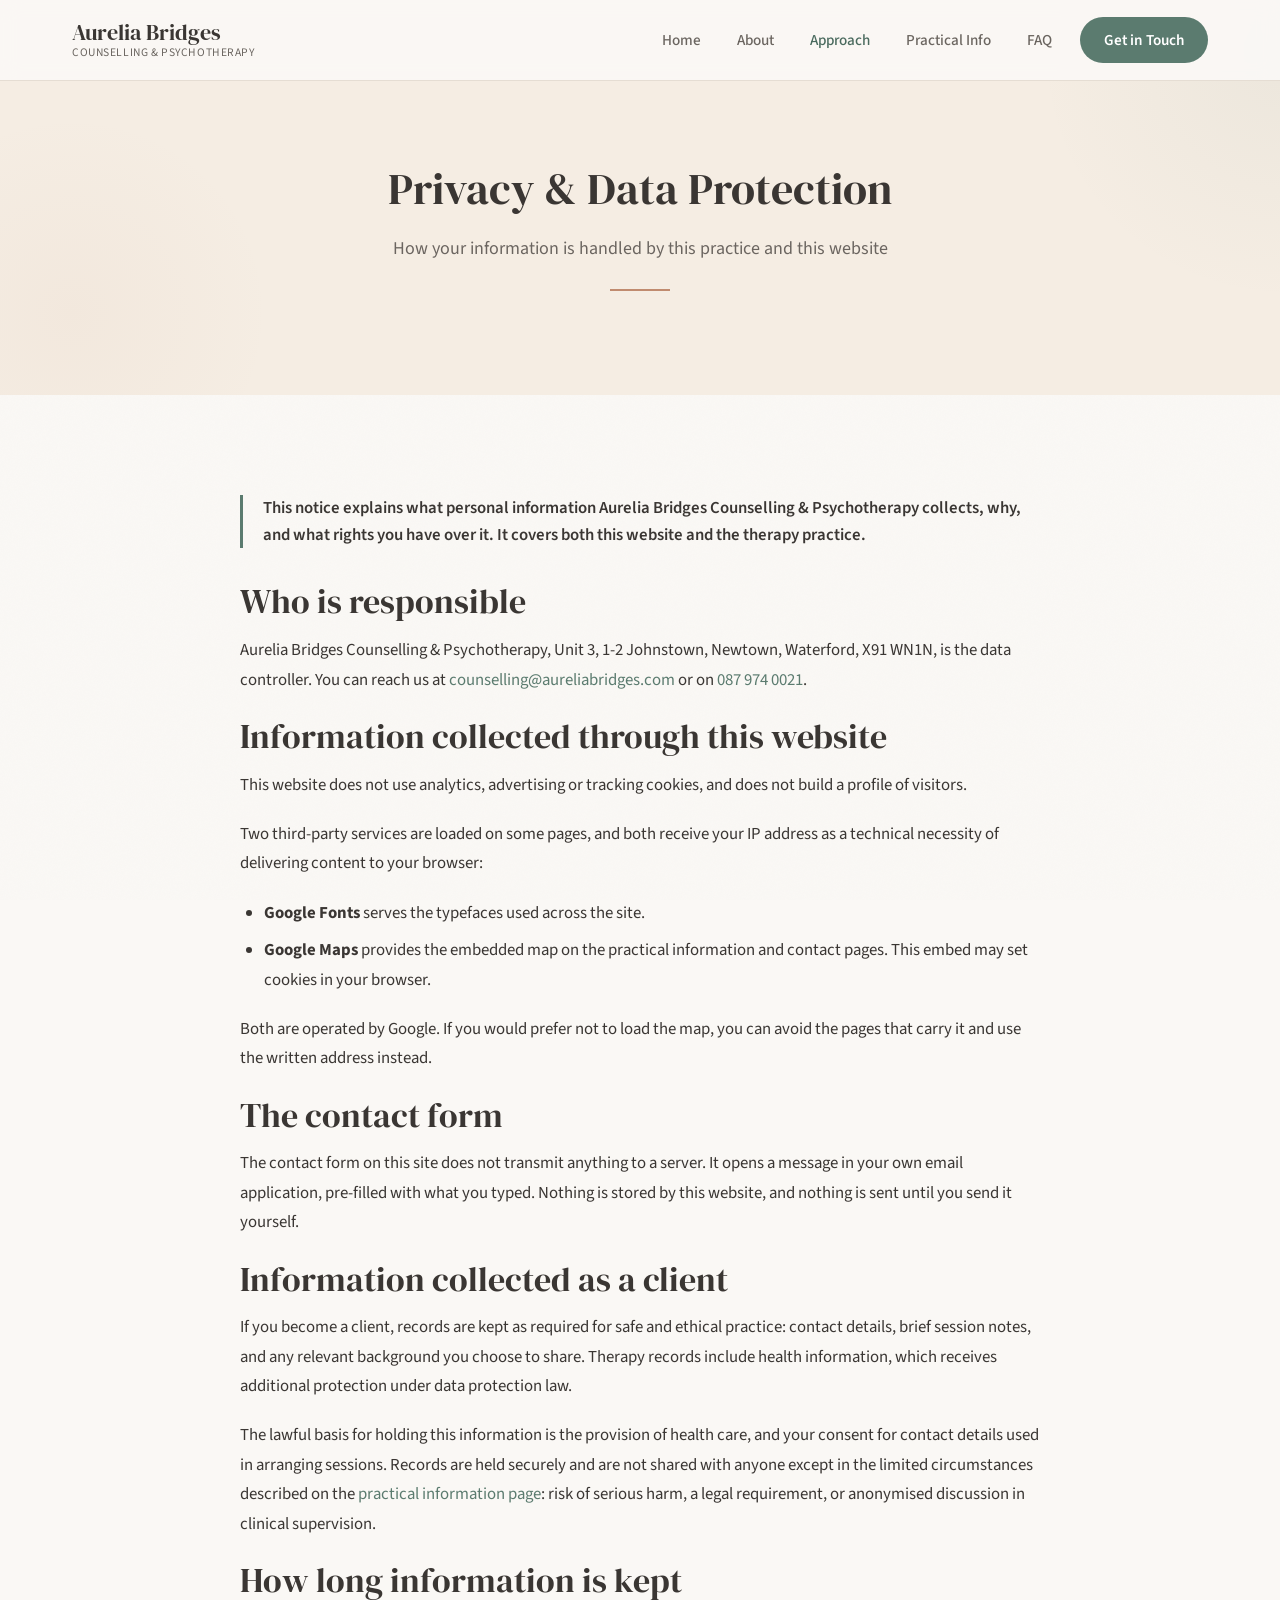
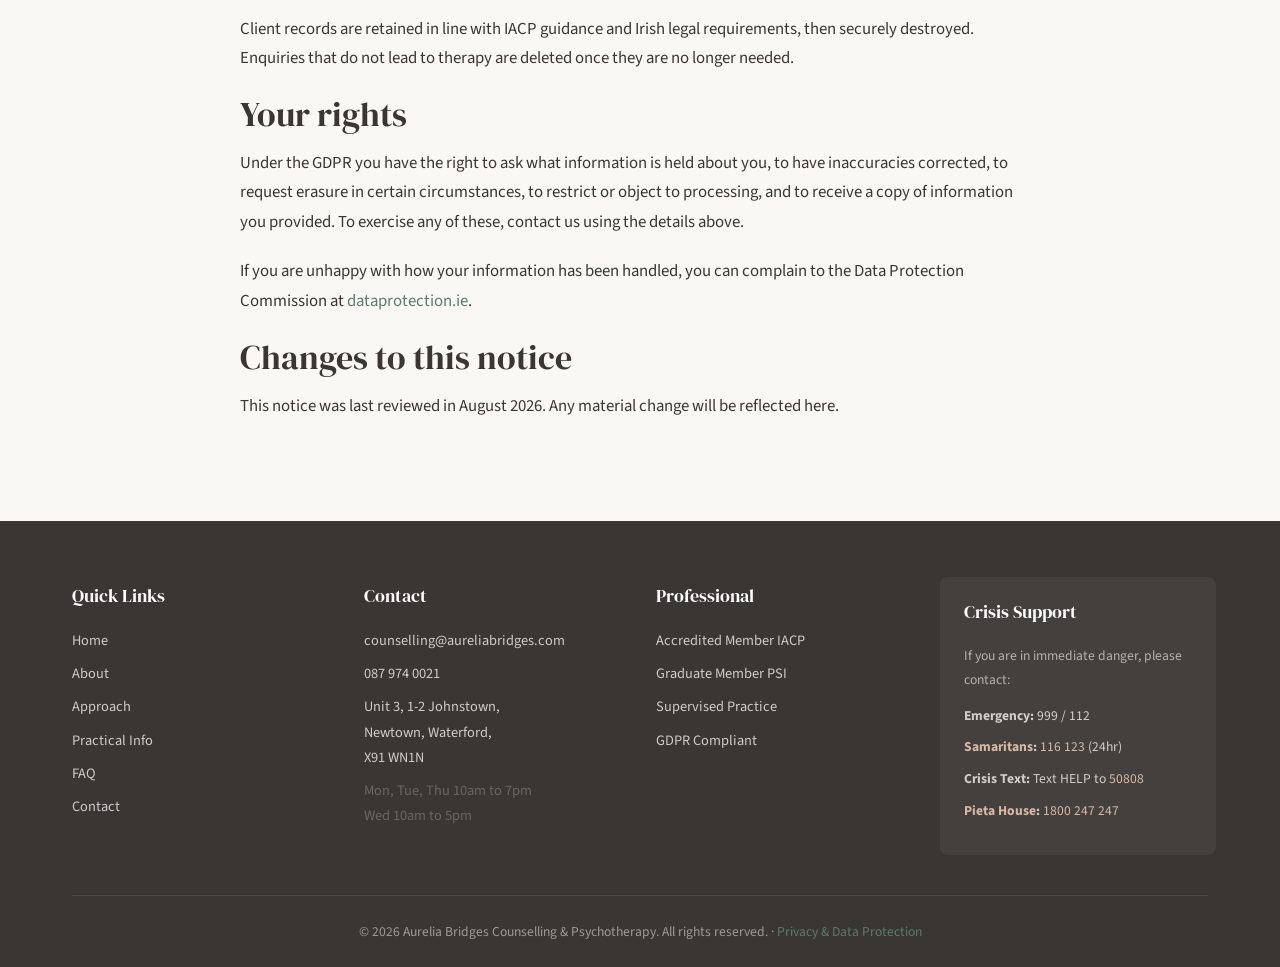
<file: privacy.html>
<!DOCTYPE html>
<html lang="en-IE">
<head>
  <meta charset="UTF-8">
  <meta name="viewport" content="width=device-width, initial-scale=1.0">
  <title>Privacy &amp; Data Protection | Aurelia Bridges</title>
  <meta name="description" content="How Aurelia Bridges Counselling & Psychotherapy collects, uses and protects your personal information, and your rights under GDPR.">
  <link rel="canonical" href="https://aureliabridges.com/privacy.html">
  <meta property="og:title" content="Privacy &amp; Data Protection | Aurelia Bridges">
  <meta property="og:description" content="How Aurelia Bridges Counselling & Psychotherapy collects, uses and protects your personal information, and your rights under GDPR.">
  <meta property="og:type" content="website">
  <meta property="og:url" content="https://aureliabridges.com/privacy.html">
  <meta property="og:site_name" content="Aurelia Bridges Counselling &amp; Psychotherapy">
  <meta property="og:locale" content="en_IE">
  <meta property="og:image" content="https://aureliabridges.com/og-image.jpg">
  <meta name="twitter:card" content="summary_large_image">
  <link rel="icon" href="/favicon.ico" sizes="32x32">
  <link rel="icon" href="/favicon-96.png" type="image/png" sizes="96x96">
  <link rel="icon" href="/icon.svg" type="image/svg+xml">
  <link rel="apple-touch-icon" href="/apple-touch-icon.png">
  <link rel="manifest" href="/site.webmanifest">
  <meta name="theme-color" content="#5B7B6F">
  <link rel="preconnect" href="https://fonts.googleapis.com">
  <link rel="preconnect" href="https://fonts.gstatic.com" crossorigin>
  <link href="https://fonts.googleapis.com/css2?family=DM+Serif+Display&family=Source+Sans+3:ital,wght@0,300..900;1,300..900&display=swap" rel="stylesheet">
  <link rel="stylesheet" href="styles.css">
  <script type="application/ld+json">
  {
    "@context": "https://schema.org",
    "@graph": [
      {
        "@type": [
          "ProfessionalService",
          "MedicalBusiness"
        ],
        "@id": "https://aureliabridges.com/#practice",
        "name": "Aurelia Bridges Counselling & Psychotherapy",
        "alternateName": "Counselling & Psychotherapy Aurelia Bridges",
        "url": "https://aureliabridges.com/",
        "telephone": "+353879740021",
        "email": "counselling@aureliabridges.com",
        "image": "https://aureliabridges.com/og-image.jpg",
        "logo": "https://aureliabridges.com/favicon-192.png",
        "priceRange": "€80-€100",
        "currenciesAccepted": "EUR",
        "paymentAccepted": "Cash, Bank transfer, Revolut",
        "address": {
          "@type": "PostalAddress",
          "streetAddress": "Unit 3, 1-2 Johnstown",
          "addressLocality": "Newtown, Waterford",
          "addressRegion": "Co. Waterford",
          "postalCode": "X91 WN1N",
          "addressCountry": "IE"
        },
        "geo": {
          "@type": "GeoCoordinates",
          "latitude": 52.2562625,
          "longitude": -7.1102997
        },
        "hasMap": "https://maps.google.com/?cid=10024760264621159873",
        "openingHoursSpecification": [
          {
            "@type": "OpeningHoursSpecification",
            "dayOfWeek": [
              "Monday",
              "Tuesday",
              "Thursday"
            ],
            "opens": "10:00",
            "closes": "19:00"
          },
          {
            "@type": "OpeningHoursSpecification",
            "dayOfWeek": "Wednesday",
            "opens": "10:00",
            "closes": "17:00"
          },
          {
            "@type": "OpeningHoursSpecification",
            "dayOfWeek": [
              "Friday",
              "Saturday",
              "Sunday"
            ],
            "opens": "00:00",
            "closes": "00:00"
          }
        ],
        "areaServed": [
          {
            "@type": "City",
            "name": "Waterford"
          },
          {
            "@type": "AdministrativeArea",
            "name": "County Waterford"
          },
          {
            "@type": "Country",
            "name": "Ireland"
          }
        ],
        "availableLanguage": {
          "@type": "Language",
          "name": "English"
        },
        "founder": {
          "@id": "https://aureliabridges.com/#aurelia"
        },
        "employee": {
          "@id": "https://aureliabridges.com/#aurelia"
        },
        "sameAs": [
          "https://maps.google.com/?cid=10024760264621159873",
          "https://maps.app.goo.gl/FZ3iHazN96oTNSTk6",
          "https://www.google.com/search?kgmid=/g/11n3wxq5xz",
          "https://www.iacp.ie/",
          "https://www.psychologicalsociety.ie/"
        ],
        "hasOfferCatalog": {
          "@type": "OfferCatalog",
          "name": "Therapy services",
          "itemListElement": [
            {
              "@type": "Offer",
              "itemOffered": {
                "@type": "Service",
                "name": "Individual psychotherapy"
              },
              "price": "80",
              "priceCurrency": "EUR",
              "priceSpecification": {
                "@type": "UnitPriceSpecification",
                "price": "80",
                "priceCurrency": "EUR",
                "referenceQuantity": {
                  "@type": "QuantitativeValue",
                  "value": 60,
                  "unitCode": "MIN"
                }
              }
            },
            {
              "@type": "Offer",
              "itemOffered": {
                "@type": "Service",
                "name": "Couples psychotherapy"
              },
              "price": "100",
              "priceCurrency": "EUR",
              "priceSpecification": {
                "@type": "UnitPriceSpecification",
                "price": "100",
                "priceCurrency": "EUR",
                "referenceQuantity": {
                  "@type": "QuantitativeValue",
                  "value": 60,
                  "unitCode": "MIN"
                }
              }
            }
          ]
        }
      },
      {
        "@type": "Person",
        "@id": "https://aureliabridges.com/#aurelia",
        "name": "Aurelia Bridges",
        "honorificSuffix": "M.Psy., MIACP",
        "jobTitle": "Psychotherapist",
        "description": "Accredited member of the Irish Association for Counselling and Psychotherapy (IACP) and graduate member of the Psychological Society of Ireland (PSI). Holds a Master of Psychology and a Diploma in Gestalt Therapy.",
        "url": "https://aureliabridges.com/about.html",
        "image": "https://aureliabridges.com/images/aurelia-profile.jpeg",
        "worksFor": {
          "@id": "https://aureliabridges.com/#practice"
        },
        "memberOf": {
          "@type": "Organization",
          "name": "Irish Association for Counselling and Psychotherapy",
          "alternateName": "IACP",
          "url": "https://www.iacp.ie/"
        },
        "knowsAbout": [
          "Gestalt therapy",
          "Psychotherapy",
          "Counselling",
          "Anxiety",
          "Depression",
          "Grief and bereavement",
          "Couples therapy",
          "Trauma and PTSD",
          "Self-esteem",
          "Burnout"
        ],
        "knowsLanguage": "English",
        "sameAs": [
          "https://maps.google.com/?cid=10024760264621159873",
          "https://maps.app.goo.gl/FZ3iHazN96oTNSTk6",
          "https://www.google.com/search?kgmid=/g/11n3wxq5xz"
        ]
      },
      {
        "@type": "WebSite",
        "@id": "https://aureliabridges.com/#website",
        "url": "https://aureliabridges.com/",
        "name": "Aurelia Bridges Counselling & Psychotherapy",
        "inLanguage": "en-IE",
        "publisher": {
          "@id": "https://aureliabridges.com/#practice"
        }
      },
      {
        "@type": "WebPage",
        "@id": "https://aureliabridges.com/privacy.html#page",
        "url": "https://aureliabridges.com/privacy.html",
        "name": "Privacy & Data Protection",
        "description": "Privacy and data protection notice for Aurelia Bridges Counselling & Psychotherapy.",
        "isPartOf": {
          "@id": "https://aureliabridges.com/#website"
        },
        "about": {
          "@id": "https://aureliabridges.com/#practice"
        },
        "dateModified": "2026-10-12",
        "inLanguage": "en-IE"
      },
      {
        "@type": "BreadcrumbList",
        "itemListElement": [
          {
            "@type": "ListItem",
            "position": 1,
            "name": "Home",
            "item": "https://aureliabridges.com/"
          },
          {
            "@type": "ListItem",
            "position": 2,
            "name": "Privacy & Data Protection",
            "item": "https://aureliabridges.com/privacy.html"
          }
        ]
      }
    ]
  }
  </script>
</head>
<body>
  <a href="#main-content" class="skip-link">Skip to main content</a>
  <header class="site-header" role="banner">
    <div class="container">
      <a href="index.html" class="logo" aria-label="Aurelia Bridges - Home">
        <span class="logo-text">Aurelia Bridges</span>
        <span class="logo-subtitle">Counselling &amp; Psychotherapy</span>
      </a>
      <nav class="main-nav" id="main-nav" role="navigation" aria-label="Main navigation">
        <ul class="nav-list">
          <li><a href="index.html" class="nav-link">Home</a></li>
          <li><a href="about.html" class="nav-link">About</a></li>
          <li><a href="approach.html" class="nav-link active">Approach</a></li>
          <li><a href="practical.html" class="nav-link">Practical Info</a></li>
          <li><a href="faq.html" class="nav-link">FAQ</a></li>
          <li><a href="contact.html" class="nav-link nav-cta">Get in Touch</a></li>
        </ul>
      </nav>
      <button class="menu-toggle" id="menu-toggle" aria-label="Toggle navigation menu" aria-expanded="false">
        <span class="menu-bar"></span>
        <span class="menu-bar"></span>
        <span class="menu-bar"></span>
      </button>
    </div>
  </header>
  <div class="nav-overlay" id="nav-overlay"></div>

  <main id="main-content">

    <section class="page-hero">
      <div class="container">
        <h1>Privacy &amp; Data Protection</h1>
        <p>How your information is handled by this practice and this website</p>
        <hr class="section-divider">
      </div>
    </section>

    <section class="section">
      <div class="container">
        <div class="about-content">
          <p class="answer-lead">This notice explains what personal information Aurelia Bridges Counselling &amp; Psychotherapy collects, why, and what rights you have over it. It covers both this website and the therapy practice.</p>

          <h2>Who is responsible</h2>
          <p>Aurelia Bridges Counselling &amp; Psychotherapy, Unit 3, 1-2 Johnstown, Newtown, Waterford, X91 WN1N, is the data controller. You can reach us at <a href="mailto:counselling@aureliabridges.com">counselling@aureliabridges.com</a> or on <a href="tel:+353879740021">087 974 0021</a>.</p>

          <h2>Information collected through this website</h2>
          <p>This website does not use analytics, advertising or tracking cookies, and does not build a profile of visitors.</p>
          <p>Two third-party services are loaded on some pages, and both receive your IP address as a technical necessity of delivering content to your browser:</p>
          <ul>
            <li><strong>Google Fonts</strong> serves the typefaces used across the site.</li>
            <li><strong>Google Maps</strong> provides the embedded map on the practical information and contact pages. This embed may set cookies in your browser.</li>
          </ul>
          <p>Both are operated by Google. If you would prefer not to load the map, you can avoid the pages that carry it and use the written address instead.</p>

          <h2>The contact form</h2>
          <p>The contact form on this site does not transmit anything to a server. It opens a message in your own email application, pre-filled with what you typed. Nothing is stored by this website, and nothing is sent until you send it yourself.</p>

          <h2>Information collected as a client</h2>
          <p>If you become a client, records are kept as required for safe and ethical practice: contact details, brief session notes, and any relevant background you choose to share. Therapy records include health information, which receives additional protection under data protection law.</p>
          <p>The lawful basis for holding this information is the provision of health care, and your consent for contact details used in arranging sessions. Records are held securely and are not shared with anyone except in the limited circumstances described on the <a href="practical.html">practical information page</a>: risk of serious harm, a legal requirement, or anonymised discussion in clinical supervision.</p>

          <h2>How long information is kept</h2>
          <p>Client records are retained in line with IACP guidance and Irish legal requirements, then securely destroyed. Enquiries that do not lead to therapy are deleted once they are no longer needed.</p>

          <h2>Your rights</h2>
          <p>Under the GDPR you have the right to ask what information is held about you, to have inaccuracies corrected, to request erasure in certain circumstances, to restrict or object to processing, and to receive a copy of information you provided. To exercise any of these, contact us using the details above.</p>
          <p>If you are unhappy with how your information has been handled, you can complain to the Data Protection Commission at <a href="https://www.dataprotection.ie/" rel="noopener">dataprotection.ie</a>.</p>

          <h2>Changes to this notice</h2>
          <p>This notice was last reviewed in August 2026. Any material change will be reflected here.</p>
        </div>
      </div>
    </section>

  </main>

  <footer class="site-footer" role="contentinfo">
    <div class="container">
      <div class="footer-grid">
        <div class="footer-col">
          <h3>Quick Links</h3>
          <ul>
            <li><a href="index.html">Home</a></li>
            <li><a href="about.html">About</a></li>
            <li><a href="approach.html">Approach</a></li>
            <li><a href="practical.html">Practical Info</a></li>
            <li><a href="faq.html">FAQ</a></li>
            <li><a href="contact.html">Contact</a></li>
          </ul>
        </div>
        <div class="footer-col">
          <h3>Contact</h3>
          <ul>
            <li><a href="mailto:counselling@aureliabridges.com">counselling@aureliabridges.com</a></li>
            <li><a href="tel:+353879740021">087 974 0021</a></li>
            <li>Unit 3, 1-2 Johnstown,<br>Newtown, Waterford,<br>X91 WN1N</li>
            <li class="footer-hours">Mon, Tue, Thu 10am to 7pm<br>Wed 10am to 5pm</li>
          </ul>
        </div>
        <div class="footer-col">
          <h3>Professional</h3>
          <ul>
            <li><a href="https://www.iacp.ie/" rel="noopener">Accredited Member IACP</a></li>
            <li><a href="https://www.psychologicalsociety.ie/" rel="noopener">Graduate Member PSI</a></li>
            <li>Supervised Practice</li>
            <li>GDPR Compliant</li>
          </ul>
        </div>
        <div class="footer-col footer-crisis">
          <h3>Crisis Support</h3>
          <p>If you are in immediate danger, please contact:</p>
          <ul>
            <li><strong>Emergency:</strong> 999 / 112</li>
            <li><strong><a href="https://www.samaritans.org/ireland/" rel="noopener">Samaritans</a>:</strong> <a href="tel:116123">116 123</a> (24hr)</li>
            <li><strong>Crisis Text:</strong> Text HELP to <a href="sms:50808">50808</a></li>
            <li><strong><a href="https://www.pieta.ie/" rel="noopener">Pieta House</a>:</strong> <a href="tel:1800247247">1800 247 247</a></li>
          </ul>
        </div>
      </div>
      <div class="footer-bottom">
        <p>&copy; 2026 Aurelia Bridges Counselling &amp; Psychotherapy. All rights reserved. &middot; <a href="privacy.html">Privacy &amp; Data Protection</a></p>
      </div>
    </div>
  </footer>

  <script src="script.js"></script>
</body>
</html>
</file>
<file: styles.css>
/* =============================================
   Aurelia Bridges Counselling & Psychotherapy
   Shared Stylesheet — "Quiet Sanctuary" Design
   ============================================= */

/* --- Custom Properties --- */
:root {
  /* Colour Palette */
  --color-primary: #5B7B6F;
  --color-primary-dark: #4A6A5E;
  --color-primary-light: #8BA89A;
  --color-primary-bg: #EDF3F0;

  --color-secondary: #F5EDE3;
  --color-secondary-dark: #E8D9CB;

  --color-accent: #C08B6F;
  --color-accent-dark: #A8775D;
  --color-accent-light: #D9B8A6;

  --color-text: #3A3633;
  --color-text-light: #6B6560;
  --color-text-lighter: #948D87;

  --color-bg: #FAF8F5;
  --color-bg-warm: #F5EDE3;
  --color-card: #FFFFFF;
  --color-border: #E5DDD3;

  --color-crisis-bg: #FEF3E2;
  --color-crisis-border: #E8C49A;
  --color-crisis-text: #7A5230;

  /* Typography */
  --font-heading: 'DM Serif Display', Georgia, serif;
  --font-body: 'Source Sans 3', 'Segoe UI', sans-serif;

  /* Spacing */
  --section-padding: 100px;
  --container-max: 1200px;
  --content-max: 800px;

  /* Border Radius */
  --radius-sm: 8px;
  --radius-md: 16px;
  --radius-lg: 24px;

  /* Shadows */
  --shadow-sm: 0 2px 8px rgba(58, 54, 51, 0.06);
  --shadow-md: 0 4px 20px rgba(58, 54, 51, 0.08);
  --shadow-lg: 0 8px 40px rgba(58, 54, 51, 0.10);

  /* Transitions */
  --transition: 0.3s ease;
  --transition-slow: 0.5s ease;
}

/* --- Reset --- */
*,
*::before,
*::after {
  margin: 0;
  padding: 0;
  box-sizing: border-box;
}

html {
  scroll-behavior: smooth;
  -webkit-text-size-adjust: 100%;
}

body {
  font-family: var(--font-body);
  font-size: 17px;
  line-height: 1.75;
  color: var(--color-text);
  background-color: var(--color-bg);
  -webkit-font-smoothing: antialiased;
  -moz-osx-font-smoothing: grayscale;
}

/* Subtle background texture */
body::after {
  content: '';
  position: fixed;
  top: 0;
  left: 0;
  width: 100%;
  height: 100%;
  pointer-events: none;
  z-index: -1;
  opacity: 0.02;
  background-image: url("data:image/svg+xml,%3Csvg viewBox='0 0 256 256' xmlns='http://www.w3.org/2000/svg'%3E%3Cfilter id='n'%3E%3CfeTurbulence type='fractalNoise' baseFrequency='0.85' numOctaves='4' stitchTiles='stitch'/%3E%3C/filter%3E%3Crect width='100%25' height='100%25' filter='url(%23n)'/%3E%3C/svg%3E");
  background-repeat: repeat;
  background-size: 256px 256px;
}

img {
  max-width: 100%;
  height: auto;
  display: block;
}

a {
  color: var(--color-primary);
  text-decoration: none;
  transition: color var(--transition);
}

a:hover {
  color: var(--color-primary-dark);
}

ul, ol {
  list-style: none;
}

/* --- Typography --- */
h1, h2, h3, h4, h5, h6 {
  font-family: var(--font-heading);
  font-weight: 400;
  line-height: 1.3;
  color: var(--color-text);
}

h1 { font-size: 2.75rem; margin-bottom: 1rem; }
h2 { font-size: 2.1rem; margin-bottom: 0.75rem; }
h3 { font-size: 1.5rem; margin-bottom: 0.5rem; }
h4 { font-size: 1.25rem; margin-bottom: 0.5rem; }

p {
  margin-bottom: 1.25rem;
}

p:last-child {
  margin-bottom: 0;
}

/* --- Skip Link --- */
.skip-link {
  position: absolute;
  top: -100%;
  left: 1rem;
  background: var(--color-primary);
  color: #fff;
  padding: 0.75rem 1.5rem;
  border-radius: var(--radius-sm);
  z-index: 1000;
  font-weight: 600;
}

.skip-link:focus {
  top: 1rem;
  color: #fff;
}

/* --- Layout --- */
.container {
  width: 100%;
  max-width: var(--container-max);
  margin: 0 auto;
  padding: 0 2rem;
}

.content-width {
  max-width: var(--content-max);
  margin: 0 auto;
}

.section {
  padding: var(--section-padding) 0;
}

.section-warm {
  background-color: var(--color-bg-warm);
}

.section-primary {
  background-color: var(--color-primary-bg);
}

.section-header {
  text-align: center;
  margin-bottom: 3.5rem;
}

.section-header p {
  font-size: 1.125rem;
  color: var(--color-text-light);
  max-width: 600px;
  margin: 0.75rem auto 0;
}

.section-divider {
  display: block;
  width: 60px;
  height: 2px;
  background: var(--color-accent);
  margin: 1.5rem auto;
  border: none;
}

.text-center {
  text-align: center;
}

/* --- Decorative Botanical Divider --- */
.botanical-divider {
  display: flex;
  align-items: center;
  justify-content: center;
  gap: 1rem;
  padding: 1rem 0;
  opacity: 0.3;
}

.botanical-divider::before,
.botanical-divider::after {
  content: '';
  width: 40px;
  height: 1px;
  background: var(--color-accent);
}

.botanical-divider svg {
  width: 24px;
  height: 24px;
  color: var(--color-accent);
}

/* --- Site Header --- */
.site-header {
  position: fixed;
  top: 0;
  left: 0;
  right: 0;
  background: rgba(250, 248, 245, 0.95);
  backdrop-filter: blur(10px);
  -webkit-backdrop-filter: blur(10px);
  border-bottom: 1px solid var(--color-border);
  z-index: 200;
  transition: box-shadow var(--transition);
}

.site-header.scrolled {
  box-shadow: var(--shadow-sm);
}

.site-header .container {
  display: flex;
  align-items: center;
  justify-content: space-between;
  height: 80px;
}

.logo {
  display: flex;
  flex-direction: column;
  text-decoration: none;
  line-height: 1.2;
}

.logo-text {
  font-family: var(--font-heading);
  font-size: 1.35rem;
  color: var(--color-text);
}

.logo-subtitle {
  font-size: 0.72rem;
  color: var(--color-text-light);
  letter-spacing: 0.05em;
  text-transform: uppercase;
}

.nav-list {
  display: flex;
  align-items: center;
  gap: 0.25rem;
}

.nav-link {
  display: inline-block;
  padding: 0.5rem 1rem;
  font-size: 0.95rem;
  font-weight: 500;
  color: var(--color-text-light);
  border-radius: var(--radius-sm);
  transition: color var(--transition), background var(--transition);
}

.nav-link:hover,
.nav-link.active {
  color: var(--color-primary);
}

.nav-link.active {
  color: var(--color-primary-dark);
}

.nav-cta {
  background: var(--color-primary);
  color: #fff !important;
  padding: 0.6rem 1.5rem;
  border-radius: var(--radius-lg);
  margin-left: 0.5rem;
  font-weight: 600;
}

.nav-cta:hover {
  background: var(--color-primary-dark);
  color: #fff !important;
}

/* Hamburger Menu */
.menu-toggle {
  display: none;
  flex-direction: column;
  justify-content: center;
  gap: 5px;
  width: 40px;
  height: 40px;
  background: none;
  border: none;
  cursor: pointer;
  padding: 8px;
  z-index: 110;
}

.menu-bar {
  display: block;
  width: 24px;
  height: 2px;
  background: var(--color-text);
  border-radius: 2px;
  transition: transform var(--transition), opacity var(--transition);
}

.menu-toggle.active .menu-bar:nth-child(1) {
  transform: translateY(7px) rotate(45deg);
}

.menu-toggle.active .menu-bar:nth-child(2) {
  opacity: 0;
}

.menu-toggle.active .menu-bar:nth-child(3) {
  transform: translateY(-7px) rotate(-45deg);
}

/* Mobile overlay */
.nav-overlay {
  position: fixed;
  top: 0;
  left: 0;
  width: 100%;
  height: 100%;
  background: rgba(58, 54, 51, 0.4);
  z-index: 100;
  opacity: 0;
  visibility: hidden;
  transition: opacity var(--transition), visibility var(--transition);
}

.nav-overlay.active {
  opacity: 1;
  visibility: visible;
}

/* --- Page Hero --- */
.page-hero {
  padding: 160px 0 80px;
  text-align: center;
  background: var(--color-bg-warm);
  position: relative;
  overflow: hidden;
}

.page-hero::before {
  content: '';
  position: absolute;
  top: -50%;
  right: -20%;
  width: 500px;
  height: 500px;
  background: radial-gradient(circle, rgba(91, 123, 111, 0.06) 0%, transparent 70%);
  border-radius: 50%;
}

.page-hero::after {
  content: '';
  position: absolute;
  bottom: -30%;
  left: -10%;
  width: 400px;
  height: 400px;
  background: radial-gradient(circle, rgba(192, 139, 111, 0.05) 0%, transparent 70%);
  border-radius: 50%;
}

.page-hero h1 {
  position: relative;
  z-index: 1;
}

.page-hero p {
  position: relative;
  z-index: 1;
  font-size: 1.125rem;
  color: var(--color-text-light);
  max-width: 600px;
  margin: 0 auto;
}

.hero-credentials {
  font-size: 0.95rem;
  color: var(--color-text-lighter);
  letter-spacing: 0.03em;
  margin-bottom: 0.5rem;
}

/* Home Hero (larger) */
.home-hero {
  padding: 180px 0 120px;
  min-height: 80vh;
  display: flex;
  align-items: center;
  justify-content: center;
}

.home-hero .container {
  text-align: center;
}

.home-hero h1 {
  font-size: 3.25rem;
  margin-bottom: 0.5rem;
}

.home-hero .hero-credentials {
  margin-bottom: 1rem;
}

.home-hero .hero-tagline {
  font-size: 1.35rem;
  color: var(--color-primary);
  margin-bottom: 0.5rem;
  font-weight: 400;
}

.home-hero .hero-subtagline {
  font-size: 1.15rem;
  color: var(--color-text-light);
  margin-bottom: 2.5rem;
}

.hero-buttons {
  display: flex;
  gap: 1rem;
  justify-content: center;
  flex-wrap: wrap;
}

/* Decorative blobs in hero */
.home-hero::before {
  content: '';
  position: absolute;
  top: 10%;
  right: -5%;
  width: 450px;
  height: 450px;
  background: radial-gradient(circle, rgba(91, 123, 111, 0.07) 0%, transparent 70%);
  border-radius: 50%;
  animation: float 8s ease-in-out infinite;
}

.home-hero::after {
  content: '';
  position: absolute;
  bottom: 5%;
  left: -8%;
  width: 350px;
  height: 350px;
  background: radial-gradient(circle, rgba(192, 139, 111, 0.06) 0%, transparent 70%);
  border-radius: 50%;
  animation: float 10s ease-in-out infinite reverse;
}

@keyframes float {
  0%, 100% { transform: translateY(0); }
  50% { transform: translateY(-20px); }
}

/* --- Buttons --- */
.btn {
  display: inline-block;
  padding: 0.875rem 2rem;
  font-family: var(--font-body);
  font-size: 1rem;
  font-weight: 600;
  border-radius: var(--radius-lg);
  text-decoration: none;
  cursor: pointer;
  transition: all var(--transition);
  border: 2px solid transparent;
  text-align: center;
  line-height: 1.4;
}

.btn-primary {
  background: var(--color-primary);
  color: #fff;
  border-color: var(--color-primary);
}

.btn-primary:hover {
  background: var(--color-primary-dark);
  border-color: var(--color-primary-dark);
  color: #fff;
  transform: translateY(-2px);
  box-shadow: var(--shadow-md);
}

.btn-secondary {
  background: transparent;
  color: var(--color-primary);
  border-color: var(--color-primary);
}

.btn-secondary:hover {
  background: var(--color-primary);
  color: #fff;
  transform: translateY(-2px);
  box-shadow: var(--shadow-md);
}

.btn-accent {
  background: var(--color-accent);
  color: #fff;
  border-color: var(--color-accent);
}

.btn-accent:hover {
  background: var(--color-accent-dark);
  border-color: var(--color-accent-dark);
  color: #fff;
  transform: translateY(-2px);
  box-shadow: var(--shadow-md);
}

/* --- Cards --- */
.card {
  background: var(--color-card);
  border-radius: var(--radius-md);
  padding: 2rem;
  box-shadow: var(--shadow-sm);
  transition: transform var(--transition), box-shadow var(--transition);
}

.card:hover {
  transform: translateY(-4px);
  box-shadow: var(--shadow-md);
}

.card-icon {
  display: flex;
  align-items: center;
  justify-content: center;
  width: 56px;
  height: 56px;
  border-radius: 50%;
  background: var(--color-primary-bg);
  margin-bottom: 1.25rem;
  color: var(--color-primary);
}

.card-icon svg {
  width: 28px;
  height: 28px;
}

.card h3 {
  margin-bottom: 0.75rem;
}

.card p {
  color: var(--color-text-light);
  font-size: 0.975rem;
}

/* Card Grid */
.card-grid {
  display: grid;
  gap: 1.5rem;
}

.card-grid-2 {
  grid-template-columns: repeat(2, 1fr);
}

.card-grid-3 {
  grid-template-columns: repeat(3, 1fr);
}

.card-grid-4 {
  grid-template-columns: repeat(4, 1fr);
}

/* --- Welcome Section --- */
.welcome-section {
  text-align: center;
}

.welcome-layout {
  display: flex;
  align-items: center;
  gap: 3rem;
  max-width: var(--content-max);
  margin: 0 auto;
  text-align: left;
}

.welcome-layout .content-width {
  flex: 1;
}

.welcome-section .content-width p {
  font-size: 1.125rem;
  color: var(--color-text-light);
}

.welcome-section .content-width p:first-of-type {
  font-size: 1.25rem;
  color: var(--color-text);
}

/* --- Therapist Photo --- */
.therapist-photo {
  flex-shrink: 0;
  width: 280px;
}

.therapist-photo img {
  width: 100%;
  height: auto;
  border-radius: var(--radius-md);
  box-shadow: var(--shadow-md);
  object-fit: cover;
}

/* --- Areas Grid (Who I Work With) --- */
.areas-grid {
  display: grid;
  grid-template-columns: repeat(4, 1fr);
  gap: 1.25rem;
  margin-bottom: 2.5rem;
}

.area-card {
  background: var(--color-card);
  border-radius: var(--radius-md);
  padding: 1.75rem 1.25rem;
  text-align: center;
  box-shadow: var(--shadow-sm);
  transition: transform var(--transition), box-shadow var(--transition);
}

.area-card:hover {
  transform: translateY(-3px);
  box-shadow: var(--shadow-md);
}

.area-card-icon {
  display: flex;
  align-items: center;
  justify-content: center;
  width: 48px;
  height: 48px;
  border-radius: 50%;
  background: var(--color-primary-bg);
  margin: 0 auto 1rem;
  color: var(--color-primary);
}

.area-card-icon svg {
  width: 24px;
  height: 24px;
}

.area-card h3 {
  font-size: 1.1rem;
  margin-bottom: 0;
}

/* --- Approach Brief --- */
.approach-brief {
  display: flex;
  align-items: center;
  gap: 3rem;
}

.approach-brief-content {
  flex: 1;
}

.approach-brief-visual {
  flex: 0 0 300px;
  height: 300px;
  background: linear-gradient(135deg, var(--color-primary-bg) 0%, var(--color-secondary) 100%);
  border-radius: var(--radius-lg);
  display: flex;
  align-items: center;
  justify-content: center;
  position: relative;
  overflow: hidden;
}

.approach-brief-visual::before {
  content: '';
  position: absolute;
  width: 200px;
  height: 200px;
  border-radius: 50%;
  border: 2px solid rgba(91, 123, 111, 0.15);
}

.approach-brief-visual::after {
  content: '';
  position: absolute;
  width: 130px;
  height: 130px;
  border-radius: 50%;
  border: 2px solid rgba(192, 139, 111, 0.15);
  top: 25%;
  left: 25%;
}

/* --- Crisis Section --- */
.crisis-section {
  background: var(--color-crisis-bg);
  border: 1px solid var(--color-crisis-border);
  border-radius: var(--radius-md);
  padding: 2rem 2.5rem;
  margin: 0 auto;
  max-width: var(--content-max);
}

.crisis-section h3 {
  color: var(--color-crisis-text);
  margin-bottom: 0.75rem;
}

.crisis-section > p {
  color: var(--color-crisis-text);
  font-size: 0.95rem;
}

.crisis-grid {
  display: grid;
  grid-template-columns: repeat(3, 1fr);
  gap: 0.75rem;
  margin-top: 1rem;
}

.crisis-item {
  font-size: 0.9rem;
  color: var(--color-crisis-text);
}

.crisis-item strong {
  display: block;
  font-size: 0.8rem;
  text-transform: uppercase;
  letter-spacing: 0.05em;
  margin-bottom: 0.125rem;
}

.crisis-item a {
  color: var(--color-crisis-text);
  font-weight: 600;
  text-decoration: underline;
  text-decoration-color: var(--color-crisis-border);
}

.crisis-item a:hover {
  text-decoration-color: var(--color-crisis-text);
}

/* --- CTA Section --- */
.cta-section {
  text-align: center;
  padding: var(--section-padding) 0;
}

.cta-section h2 {
  margin-bottom: 1rem;
}

.cta-section p {
  font-size: 1.1rem;
  color: var(--color-text-light);
  max-width: 600px;
  margin: 0 auto 2rem;
}

/* --- About Page --- */
.about-layout {
  display: flex;
  gap: 3rem;
  align-items: flex-start;
  max-width: var(--content-max);
  margin: 0 auto;
}

.about-layout .therapist-photo {
  width: 380px;
  position: sticky;
  top: calc(var(--header-height) + 2rem);
}

.about-content {
  max-width: var(--content-max);
  margin: 0 auto;
  flex: 1;
}

.about-content p {
  font-size: 1.05rem;
}

.about-content ul {
  list-style: disc;
  padding-left: 1.5rem;
  margin: 1rem 0 1.25rem;
}

.about-content ul li {
  margin-bottom: 0.5rem;
  font-size: 1.05rem;
}

.section-note {
  margin-top: 2.5rem;
  color: var(--color-text-light);
}

.about-quote {
  border-left: 3px solid var(--color-accent);
  padding: 1.5rem 2rem;
  margin: 2rem 0;
  font-style: italic;
  color: var(--color-text-light);
  font-size: 1.1rem;
  background: var(--color-bg-warm);
  border-radius: 0 var(--radius-md) var(--radius-md) 0;
}

/* --- Approach Page --- */
.principle-card {
  background: var(--color-card);
  border-radius: var(--radius-md);
  padding: 2rem;
  box-shadow: var(--shadow-sm);
}

.principle-card h3 {
  color: var(--color-primary);
  margin-bottom: 0.75rem;
}

.principle-number,
.card-number {
  display: inline-flex;
  align-items: center;
  justify-content: center;
  width: 36px;
  height: 36px;
  border-radius: 50%;
  background: var(--color-primary);
  color: #fff;
  font-family: var(--font-heading);
  font-size: 1rem;
  margin-bottom: 1rem;
}

/* --- Practical Info Page --- */


.pricing-card:hover {
  transform: translateY(-4px);
  box-shadow: var(--shadow-md);
}


.pricing-card .price {
  font-family: var(--font-heading);
  font-size: 2.5rem;
  color: var(--color-primary);
  margin: 1rem 0 0.25rem;
}

.pricing-card .price-duration {
  color: var(--color-text-lighter);
  font-size: 0.9rem;
  margin-bottom: 0;
}

.info-grid {
  display: grid;
  grid-template-columns: repeat(2, 1fr);
  gap: 2.5rem;
  max-width: var(--content-max);
  margin: 0 auto;
}

.info-item h3 {
  color: var(--color-primary);
  margin-bottom: 0.75rem;
  font-size: 1.3rem;
}

.info-item p {
  color: var(--color-text-light);
}

/* --- Location / Map --- */
.location-card {
  background: var(--color-card);
  border-radius: var(--radius-md);
  overflow: hidden;
  box-shadow: var(--shadow-md);
  max-width: var(--content-max);
  margin: 0 auto;
}

.map-container {
  height: 300px;
}

.map-container iframe {
  width: 100%;
  height: 100%;
  border: none;
}

.location-details {
  padding: 2rem;
}

.location-details h3 {
  margin-bottom: 0.75rem;
}

.location-details p {
  color: var(--color-text-light);
  font-size: 0.975rem;
}

/* --- Room Showcase --- */
.room-showcase {
  max-width: var(--content-max);
  margin: 2rem auto 0;
  border-radius: var(--radius-md);
  overflow: hidden;
  box-shadow: var(--shadow-md);
}

.room-showcase img {
  width: 100%;
  height: auto;
  display: block;
  object-fit: cover;
  max-height: 500px;
}

.room-showcase--portrait {
  max-width: 460px;
}

.room-showcase--portrait img {
  max-height: none;
}

.room-caption {
  background: var(--color-card);
  padding: 1rem 1.5rem;
  text-align: center;
  color: var(--color-text-light);
  font-size: 0.95rem;
  font-style: italic;
}

/* --- FAQ Accordion --- */
.faq-list {
  max-width: var(--content-max);
  margin: 0 auto;
}

.faq-item {
  border-bottom: 1px solid var(--color-border);
}

.faq-question {
  width: 100%;
  display: flex;
  justify-content: space-between;
  align-items: center;
  padding: 1.5rem 0;
  background: none;
  border: none;
  cursor: pointer;
  font-family: var(--font-heading);
  font-size: 1.15rem;
  color: var(--color-text);
  text-align: left;
  line-height: 1.4;
  transition: color var(--transition);
}

.faq-question:hover {
  color: var(--color-primary);
}

.faq-question:focus-visible {
  outline: 2px solid var(--color-primary);
  outline-offset: 4px;
  border-radius: var(--radius-sm);
}

.faq-icon {
  flex-shrink: 0;
  width: 24px;
  height: 24px;
  margin-left: 1rem;
  transition: transform var(--transition);
  color: var(--color-primary);
}

.faq-item.active .faq-icon {
  transform: rotate(45deg);
}

.faq-answer {
  /* Closed, one line of the answer stays visible as a preview; open, the
     row grows to fit. minmax keeps the peek fixed while the fr part
     animates. */
  display: grid;
  grid-template-rows: minmax(1.9rem, 0fr);
  overflow: hidden;
  transition: grid-template-rows 0.35s ease;
}

.faq-answer > * {
  min-height: 0;
  overflow: hidden;
}

.faq-answer-inner {
  padding: 0;
  color: var(--color-text-light);
  line-height: 1.75;
}

/* Spacing lives on the child, not the grid item, so a closed row
   collapses to a true zero rather than leaving the padding behind. */
.faq-answer-inner > *:last-child {
  margin-bottom: 1.5rem;
}

.faq-item.active .faq-answer {
  grid-template-rows: minmax(1.9rem, 1fr);
}

/* The preview fades out rather than cutting through the middle of a line. */
.faq-answer-inner {
  -webkit-mask-image: linear-gradient(to bottom, #000 55%, transparent 100%);
  mask-image: linear-gradient(to bottom, #000 55%, transparent 100%);
}

.faq-item.active .faq-answer-inner {
  -webkit-mask-image: none;
  mask-image: none;
}

/* --- Contact Page --- */
.contact-methods {
  display: grid;
  grid-template-columns: repeat(3, 1fr);
  gap: 1.5rem;
  margin-bottom: 3rem;
}

.contact-card {
  background: var(--color-card);
  border-radius: var(--radius-md);
  padding: 2rem;
  text-align: center;
  box-shadow: var(--shadow-sm);
  transition: transform var(--transition), box-shadow var(--transition);
  text-decoration: none;
  color: var(--color-text);
  display: block;
}

.contact-card:hover {
  transform: translateY(-4px);
  box-shadow: var(--shadow-md);
  color: var(--color-text);
}

.contact-card-icon {
  display: flex;
  align-items: center;
  justify-content: center;
  width: 56px;
  height: 56px;
  border-radius: 50%;
  background: var(--color-primary-bg);
  margin: 0 auto 1rem;
  color: var(--color-primary);
}

.contact-card-icon svg {
  width: 28px;
  height: 28px;
}

.contact-card h3 {
  margin-bottom: 0.5rem;
}

.contact-card p {
  color: var(--color-text-light);
  font-size: 0.9rem;
}

/* --- Contact Form --- */
.contact-form-wrapper {
  max-width: var(--content-max);
  margin: 0 auto;
}

.contact-form {
  background: var(--color-card);
  border-radius: var(--radius-md);
  padding: 3rem;
  box-shadow: var(--shadow-sm);
}

.contact-form h3 {
  margin-bottom: 1.5rem;
}

.form-group {
  margin-bottom: 1.5rem;
}

.form-group label {
  display: block;
  font-weight: 600;
  font-size: 0.95rem;
  margin-bottom: 0.5rem;
  color: var(--color-text);
}

.form-group input,
.form-group textarea,
.form-group select {
  width: 100%;
  padding: 0.875rem 1rem;
  font-family: var(--font-body);
  font-size: 1rem;
  color: var(--color-text);
  background: var(--color-bg);
  border: 1px solid var(--color-border);
  border-radius: var(--radius-sm);
  transition: border-color var(--transition), box-shadow var(--transition);
}

.form-group input:focus,
.form-group textarea:focus,
.form-group select:focus {
  outline: none;
  border-color: var(--color-primary);
  box-shadow: 0 0 0 3px rgba(91, 123, 111, 0.15);
}

.form-group textarea {
  resize: vertical;
  min-height: 150px;
}

.form-radio-group {
  display: flex;
  gap: 1.5rem;
  flex-wrap: wrap;
}

.form-radio {
  display: flex;
  align-items: center;
  gap: 0.5rem;
  cursor: pointer;
  font-size: 0.95rem;
}

.form-radio input[type="radio"] {
  width: auto;
  accent-color: var(--color-primary);
}

.form-note {
  font-size: 0.85rem;
  color: var(--color-text-lighter);
  margin-top: 1rem;
}

/* --- Footer --- */
.site-footer {
  background: var(--color-text);
  color: rgba(255, 255, 255, 0.75);
  padding: 4rem 0 0;
}

.footer-grid {
  display: grid;
  grid-template-columns: repeat(4, 1fr);
  gap: 2rem;
  padding-bottom: 3rem;
  border-bottom: 1px solid rgba(255, 255, 255, 0.1);
}

.footer-grid h3 {
  font-size: 1.1rem;
  color: #fff;
  margin-bottom: 1.25rem;
}

.footer-grid ul li {
  margin-bottom: 0.5rem;
  font-size: 0.9rem;
}

.footer-grid a {
  color: rgba(255, 255, 255, 0.75);
  transition: color var(--transition);
}

.footer-grid a:hover {
  color: #fff;
}

.footer-crisis {
  background: rgba(255, 255, 255, 0.05);
  border-radius: var(--radius-sm);
  padding: 1.5rem;
  margin: -0.5rem;
}

.footer-crisis p {
  font-size: 0.85rem;
  margin-bottom: 0.75rem;
  color: rgba(255, 255, 255, 0.6);
}

.footer-crisis ul li {
  font-size: 0.85rem;
}

.footer-crisis a {
  color: var(--color-accent-light);
}

.footer-crisis a:hover {
  color: var(--color-accent);
}

.footer-bottom {
  padding: 1.5rem 0;
  text-align: center;
  font-size: 0.85rem;
  color: rgba(255, 255, 255, 0.5);
}


/* --- Scroll Animations --- */
.js-enabled .fade-in {
  opacity: 0;
  transform: translateY(20px);
  transition: opacity 0.6s ease, transform 0.6s ease;
}

.js-enabled .fade-in.visible {
  opacity: 1;
  transform: translateY(0);
}

.fade-in-delay-1 { transition-delay: 0.1s; }
.fade-in-delay-2 { transition-delay: 0.2s; }
.fade-in-delay-3 { transition-delay: 0.3s; }
.fade-in-delay-4 { transition-delay: 0.4s; }

/* --- Focus Styles (Accessibility) --- */
*:focus-visible {
  outline: 2px solid var(--color-primary);
  outline-offset: 2px;
}

button:focus-visible {
  outline: 2px solid var(--color-primary);
  outline-offset: 2px;
}

/* --- Responsive — 1024px --- */
@media (max-width: 1024px) {
  :root {
    --section-padding: 80px;
  }

  h1 { font-size: 2.25rem; }
  h2 { font-size: 1.8rem; }

  .home-hero h1 { font-size: 2.75rem; }

  .card-grid-4 {
    grid-template-columns: repeat(2, 1fr);
  }

  .card-grid-3 {
    grid-template-columns: repeat(2, 1fr);
  }

  .areas-grid {
    grid-template-columns: repeat(2, 1fr);
  }

  .footer-grid {
    grid-template-columns: repeat(2, 1fr);
  }

  .welcome-layout {
    gap: 2rem;
  }

  .therapist-photo {
    width: 240px;
  }

  .about-layout .therapist-photo {
    width: 250px;
  }

  .approach-brief {
    flex-direction: column;
  }

  .approach-brief-visual {
    flex: none;
    width: 100%;
    height: 200px;
  }
}

/* --- Responsive — 768px --- */
@media (max-width: 768px) {
  :root {
    --section-padding: 60px;
  }

  body { font-size: 16px; }

  h1 { font-size: 1.9rem; }
  h2 { font-size: 1.5rem; }
  h3 { font-size: 1.25rem; }

  .container { padding: 0 1.25rem; }

  .site-header .container { height: 68px; }

  /* Mobile Nav */
  .menu-toggle { display: flex; }

  .main-nav {
    position: fixed;
    top: 0;
    right: 0;
    width: 300px;
    max-width: 85vw;
    height: 100vh;
    height: 100dvh;
    background: var(--color-bg);
    box-shadow: var(--shadow-lg);
    transform: translateX(100%);
    transition: transform var(--transition), visibility var(--transition);
    padding: 5rem 2rem 2rem;
    z-index: 105;
    overflow-y: auto;
    visibility: hidden;
    pointer-events: none;
  }

  .main-nav.active {
    transform: translateX(0);
    visibility: visible;
    pointer-events: auto;
  }

  .nav-list {
    flex-direction: column;
    align-items: stretch;
    gap: 0;
  }

  .nav-link {
    display: block;
    padding: 1rem 0;
    font-size: 1.1rem;
    border-bottom: 1px solid var(--color-border);
  }

  .nav-cta {
    text-align: center;
    margin: 1.5rem 0 0;
    padding: 1rem;
    border-bottom: none;
  }

  /* Home Hero */
  .home-hero {
    padding: 140px 0 80px;
    min-height: auto;
  }

  .home-hero h1 { font-size: 2.25rem; }

  .page-hero { padding: 120px 0 60px; }

  /* Grids */
  .card-grid-2,
  .card-grid-3,
  .card-grid-4 {
    grid-template-columns: 1fr;
  }

  .areas-grid {
    grid-template-columns: repeat(2, 1fr);
  }

  .pricing-cards {
    grid-template-columns: 1fr;
  }

  .info-grid {
    grid-template-columns: 1fr;
  }

  .contact-methods {
    grid-template-columns: 1fr;
  }

  .crisis-grid {
    grid-template-columns: 1fr;
  }

  .footer-grid {
    grid-template-columns: 1fr;
  }

  .welcome-layout {
    flex-direction: column;
    text-align: center;
    gap: 1.5rem;
  }

  .therapist-photo {
    width: 220px;
    margin: 0 auto;
  }

  .about-layout {
    flex-direction: column;
  }

  .about-layout .therapist-photo {
    width: 220px;
    margin: 0 auto;
    position: static;
  }

  .room-showcase img {
    max-height: 350px;
  }

  .room-showcase--portrait img {
    max-height: none;
  }

  .contact-form {
    padding: 2rem 1.5rem;
  }

  .crisis-section {
    padding: 1.5rem;
  }

  .cookie-notice {
    flex-direction: column;
    text-align: center;
    gap: 0.75rem;
    padding: 1rem 1.25rem;
  }
}

/* --- Reduced Motion --- */
@media (prefers-reduced-motion: reduce) {
  *, *::before, *::after {
    animation-duration: 0.01ms !important;
    animation-iteration-count: 1 !important;
    transition-duration: 0.01ms !important;
    scroll-behavior: auto !important;
  }
  .fade-in {
    opacity: 1;
    transform: none;
  }
}

/* --- Print --- */
@media print {
  .site-header,
  .menu-toggle,
  .nav-overlay,
  .cookie-notice,
  .hero-buttons {
    display: none !important;
  }

  body {
    font-size: 12pt;
    color: #000;
    background: #fff;
  }

  body::after { display: none; }

  .section { padding: 20pt 0; }
  .page-hero, .home-hero { padding: 20pt 0; background: none; }
  .page-hero::before, .page-hero::after,
  .home-hero::before, .home-hero::after { display: none; }

  .card, .area-card, .pricing-card, .contact-card {
    box-shadow: none;
    border: 1px solid #ddd;
    break-inside: avoid;
  }

  .site-footer {
    background: #fff;
    color: #000;
    border-top: 1pt solid #ccc;
    padding: 1rem 0;
  }

  .footer-grid a { color: #000; }

  a[href^="tel:"]::after,
  a[href^="mailto:"]::after {
    content: ' (' attr(href) ')';
    font-size: 0.8em;
  }
}


/* --- Hero eyebrow (name sits above the service-led H1) --- */
.hero-eyebrow {
  font-size: 1.05rem;
  letter-spacing: 0.08em;
  text-transform: uppercase;
  color: var(--color-primary);
  font-weight: 600;
  margin-bottom: 0.75rem;
}

.hero-eyebrow span {
  display: inline-block;
  letter-spacing: 0.04em;
  text-transform: none;
  font-weight: 400;
  color: var(--color-text-light);
  margin-left: 0.4rem;
}

/* --- Fee table --- */
.fee-table-wrap {
  overflow-x: auto;
  max-width: var(--content-max);
  margin: 0 auto 2rem;
}

.fee-table {
  width: 100%;
  border-collapse: collapse;
  background: var(--color-card);
  border: 1px solid var(--color-border);
  border-radius: var(--radius-sm);
}

.fee-table th,
.fee-table td {
  text-align: left;
  padding: 1rem 1.25rem;
  border-bottom: 1px solid var(--color-border);
}

.fee-table thead th {
  font-size: 0.8rem;
  letter-spacing: 0.08em;
  text-transform: uppercase;
  color: var(--color-text-light);
  background: var(--color-bg-warm);
}

.fee-table tbody tr:last-child th,
.fee-table tbody tr:last-child td {
  border-bottom: none;
}

.fee-table .fee-amount {
  font-family: var(--font-heading);
  font-size: 1.5rem;
  color: var(--color-primary);
  white-space: nowrap;
}

/* --- Condition page intro --- */
.answer-lead {
  font-size: 1.2rem;
  line-height: 1.6;
  color: var(--color-text);
  font-weight: 600;
  border-left: 3px solid var(--color-primary);
  padding-left: 1.25rem;
  margin-bottom: 2rem;
}

/* --- Tap targets ---
   Contact links are the mobile conversion path, so every tel:/mailto:/sms:
   link needs a 44px+ hit area. Padding plus an equal negative margin grows
   the target without shifting the line box it sits in. */
@media (max-width: 768px) {
  a[href^="tel:"],
  a[href^="mailto:"],
  a[href^="sms:"] {
    display: inline-block;
    padding-top: 0.85rem;
    padding-bottom: 0.85rem;
    margin-top: -0.85rem;
    margin-bottom: -0.85rem;
  }

  .footer-col a[href^="tel:"],
  .footer-col a[href^="mailto:"],
  .footer-col a[href^="sms:"],
  .crisis-item a {
    padding-right: 0.5rem;
  }

  /* Contact cards are already large targets; don't double the padding. */
  .contact-card a,
  a.contact-card {
    padding-top: 0;
    padding-bottom: 0;
    margin-top: 0;
    margin-bottom: 0;
  }
}

/* --- Crisis heading (promoted from h3 to h2 for document outline) --- */
.crisis-heading {
  font-size: 1.35rem;
  color: var(--color-crisis-text);
  margin-bottom: 0.75rem;
}

.visually-hidden {
  position: absolute;
  width: 1px;
  height: 1px;
  padding: 0;
  margin: -1px;
  overflow: hidden;
  clip: rect(0, 0, 0, 0);
  white-space: nowrap;
  border: 0;
}


/* --- Opening hours --- */
.hours-block {
  max-width: var(--content-max);
  margin: 0 auto 3rem;
  background: var(--color-card);
  border: 1px solid var(--color-border);
  border-radius: var(--radius-md);
  padding: 2rem;
}

.hours-block h3 {
  margin-bottom: 1.25rem;
  color: var(--color-primary);
}

.hours-table {
  width: 100%;
  border-collapse: collapse;
}

.hours-table th,
.hours-table td {
  text-align: left;
  padding: 0.6rem 0;
  border-bottom: 1px solid var(--color-border);
  font-weight: 400;
}

.hours-table th {
  color: var(--color-text);
  width: 45%;
}

.hours-table td {
  color: var(--color-text-light);
  font-variant-numeric: tabular-nums;
}

.hours-table tr:last-child th,
.hours-table tr:last-child td {
  border-bottom: none;
}

.hours-table .closed {
  color: var(--color-text-lighter);
}

.hours-note {
  margin-top: 1.25rem;
  font-size: 0.95rem;
  color: var(--color-text-light);
}

.footer-hours {
  color: var(--color-text-light);
  font-size: 0.9rem;
  margin-top: 0.5rem;
}

.directions-link {
  font-weight: 600;
}

/* --- Availability status ---
   A quiet statement of fact, not a badge. Same type scale as surrounding
   body copy, theme colour for weight, no pill/dot/background. */
.availability {
  color: var(--color-primary);
  font-weight: 600;
  margin-bottom: 1.5rem;
}
</file>
